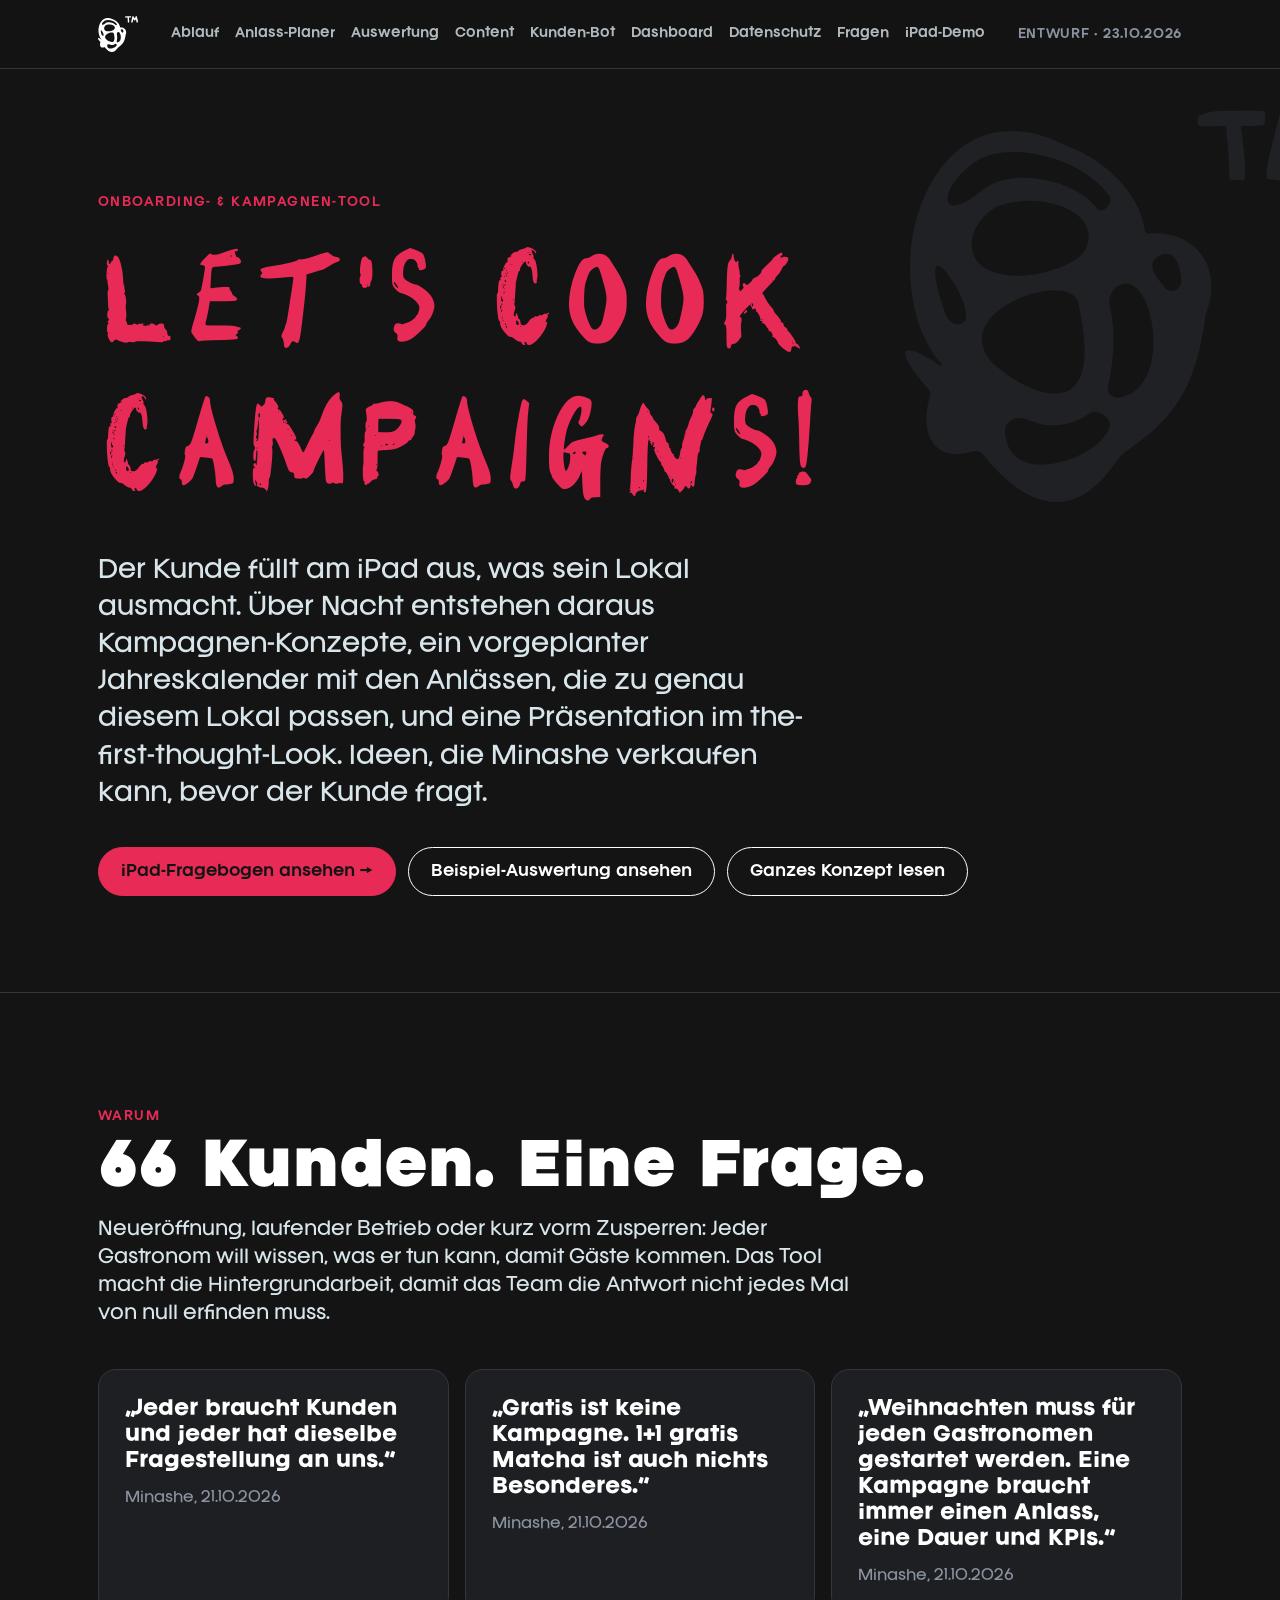
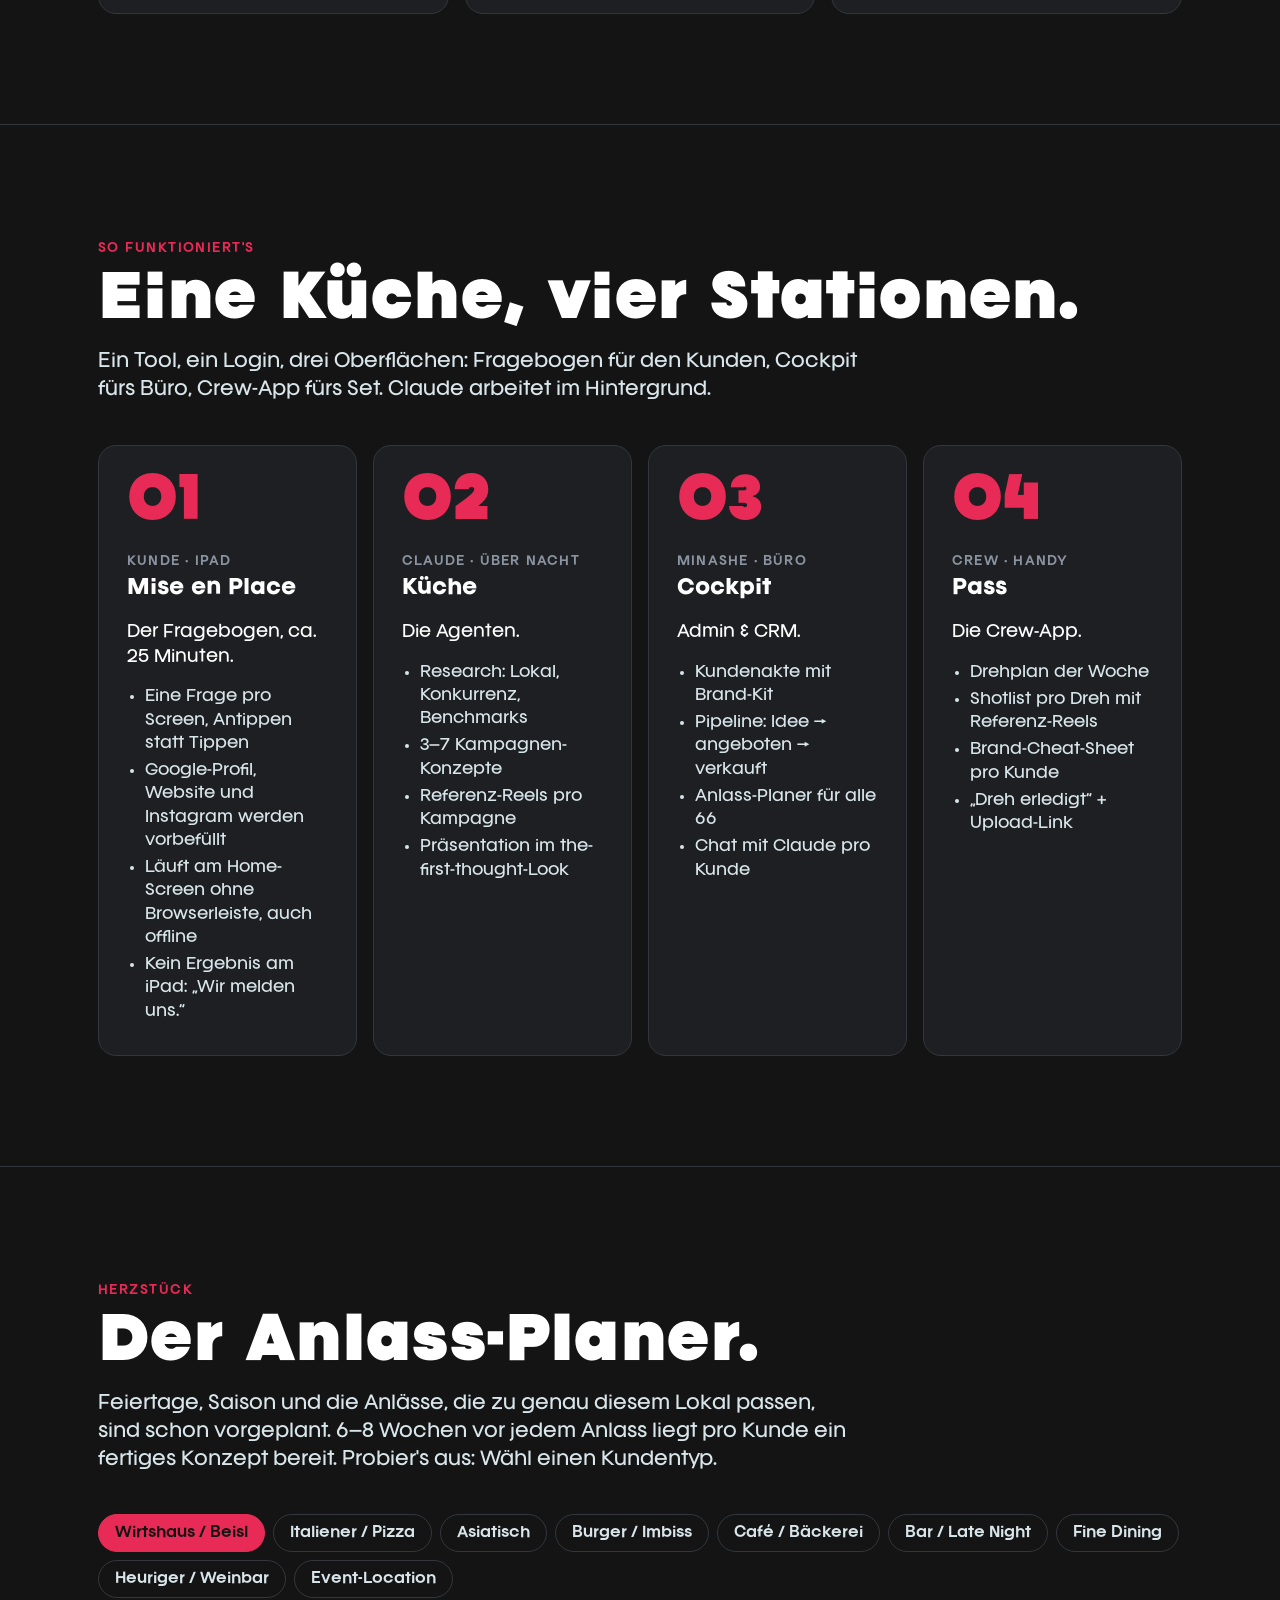
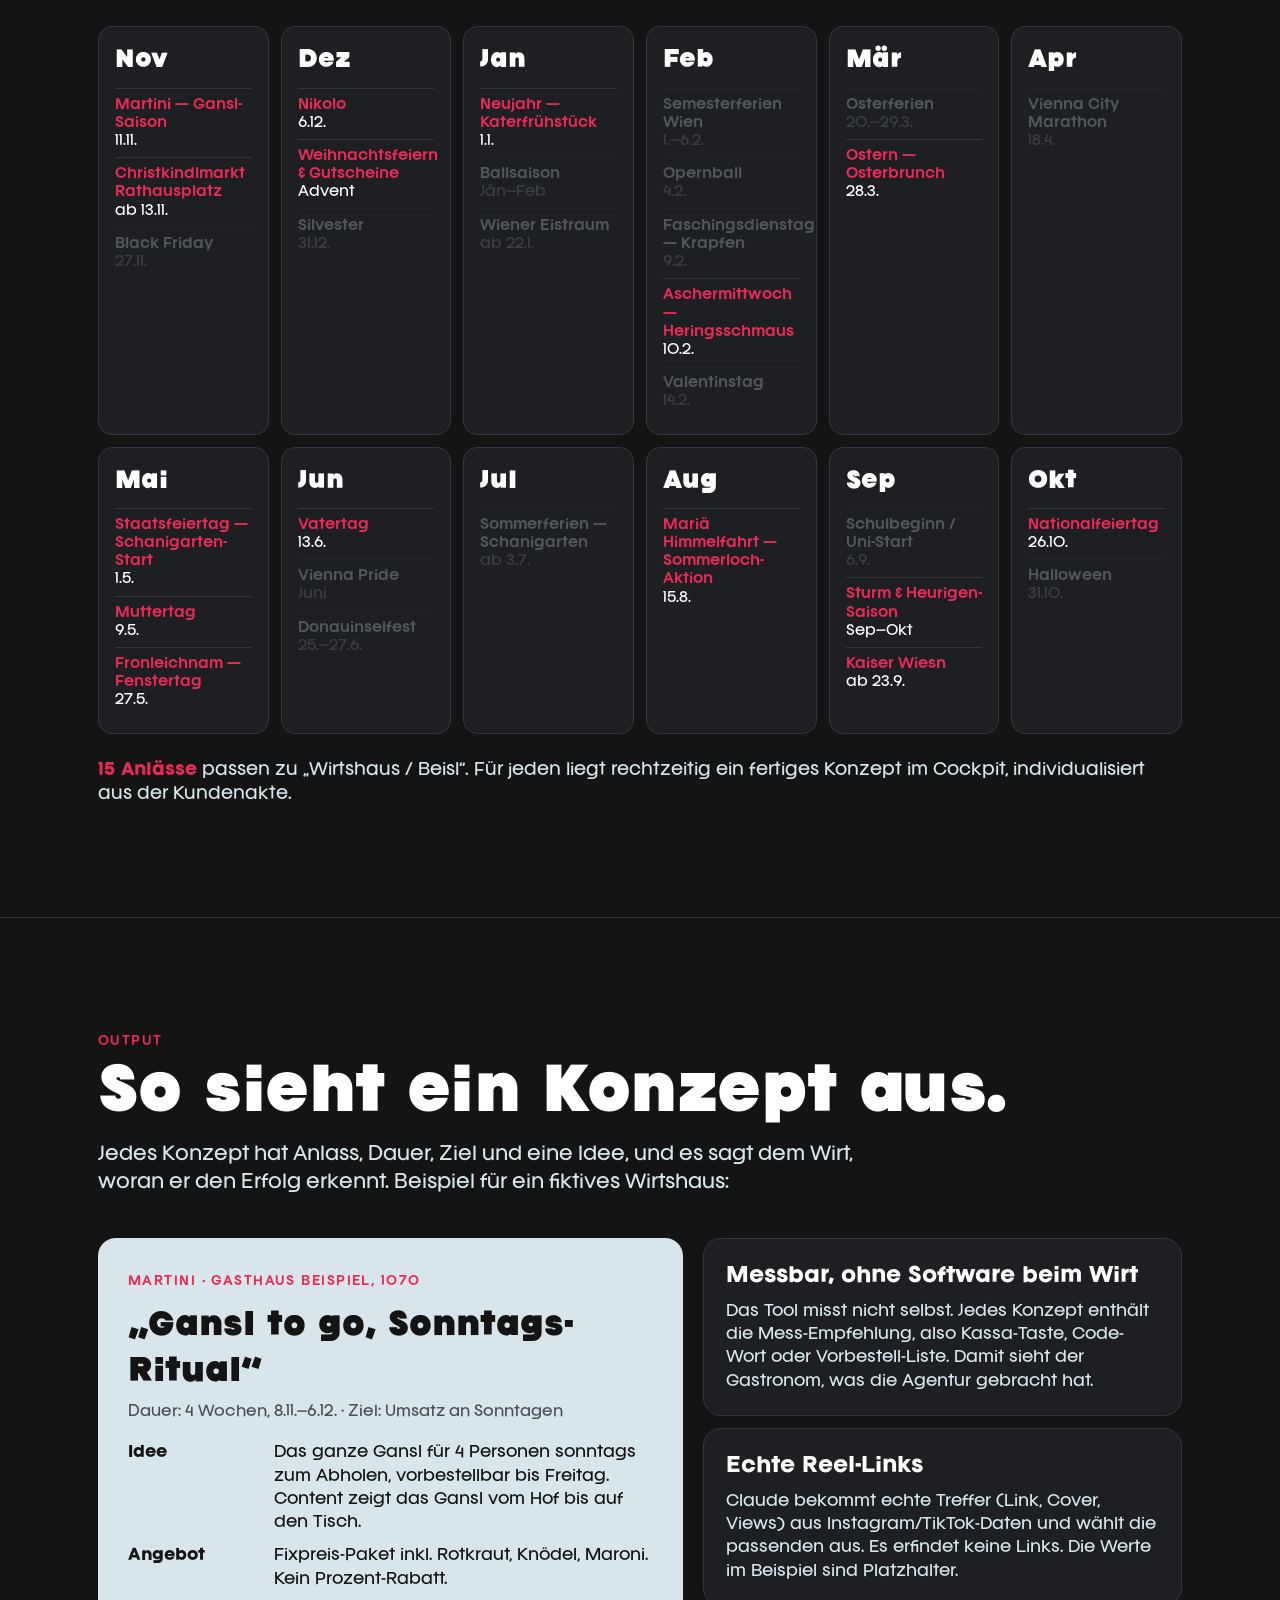
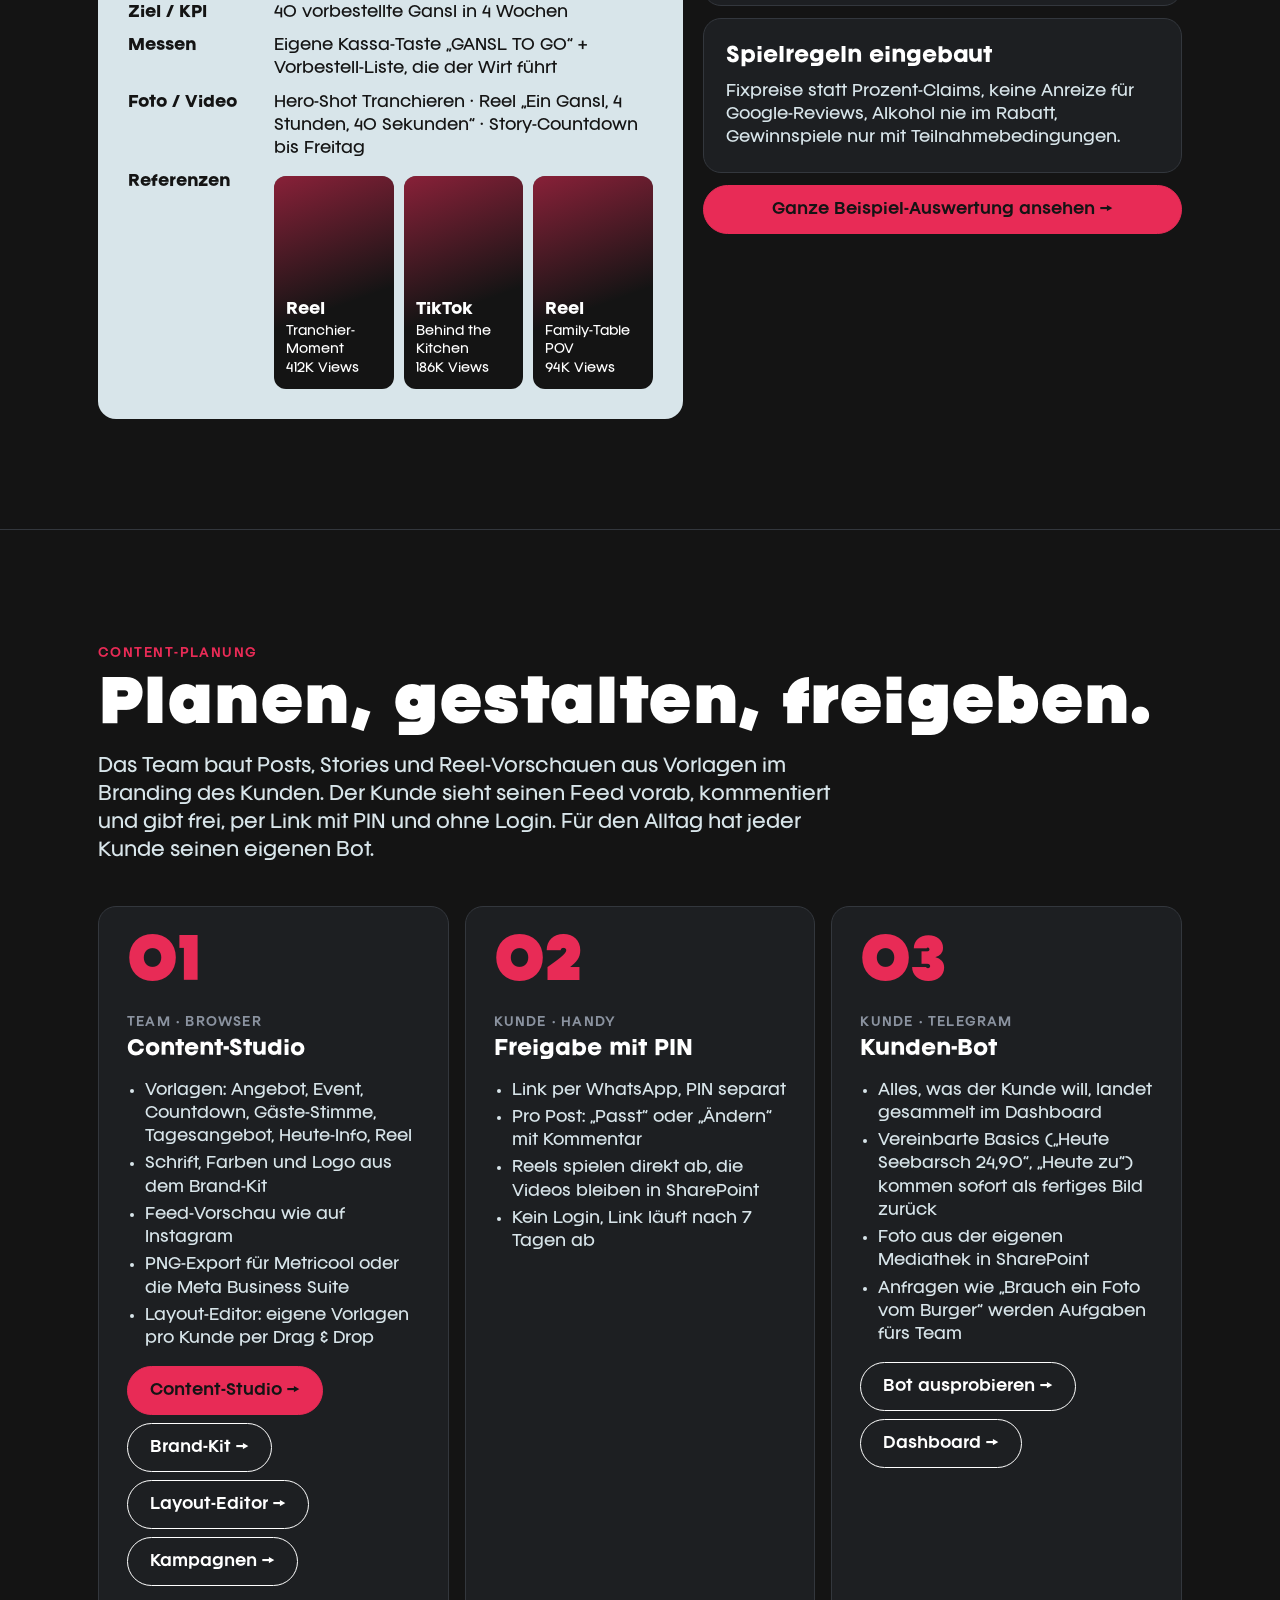
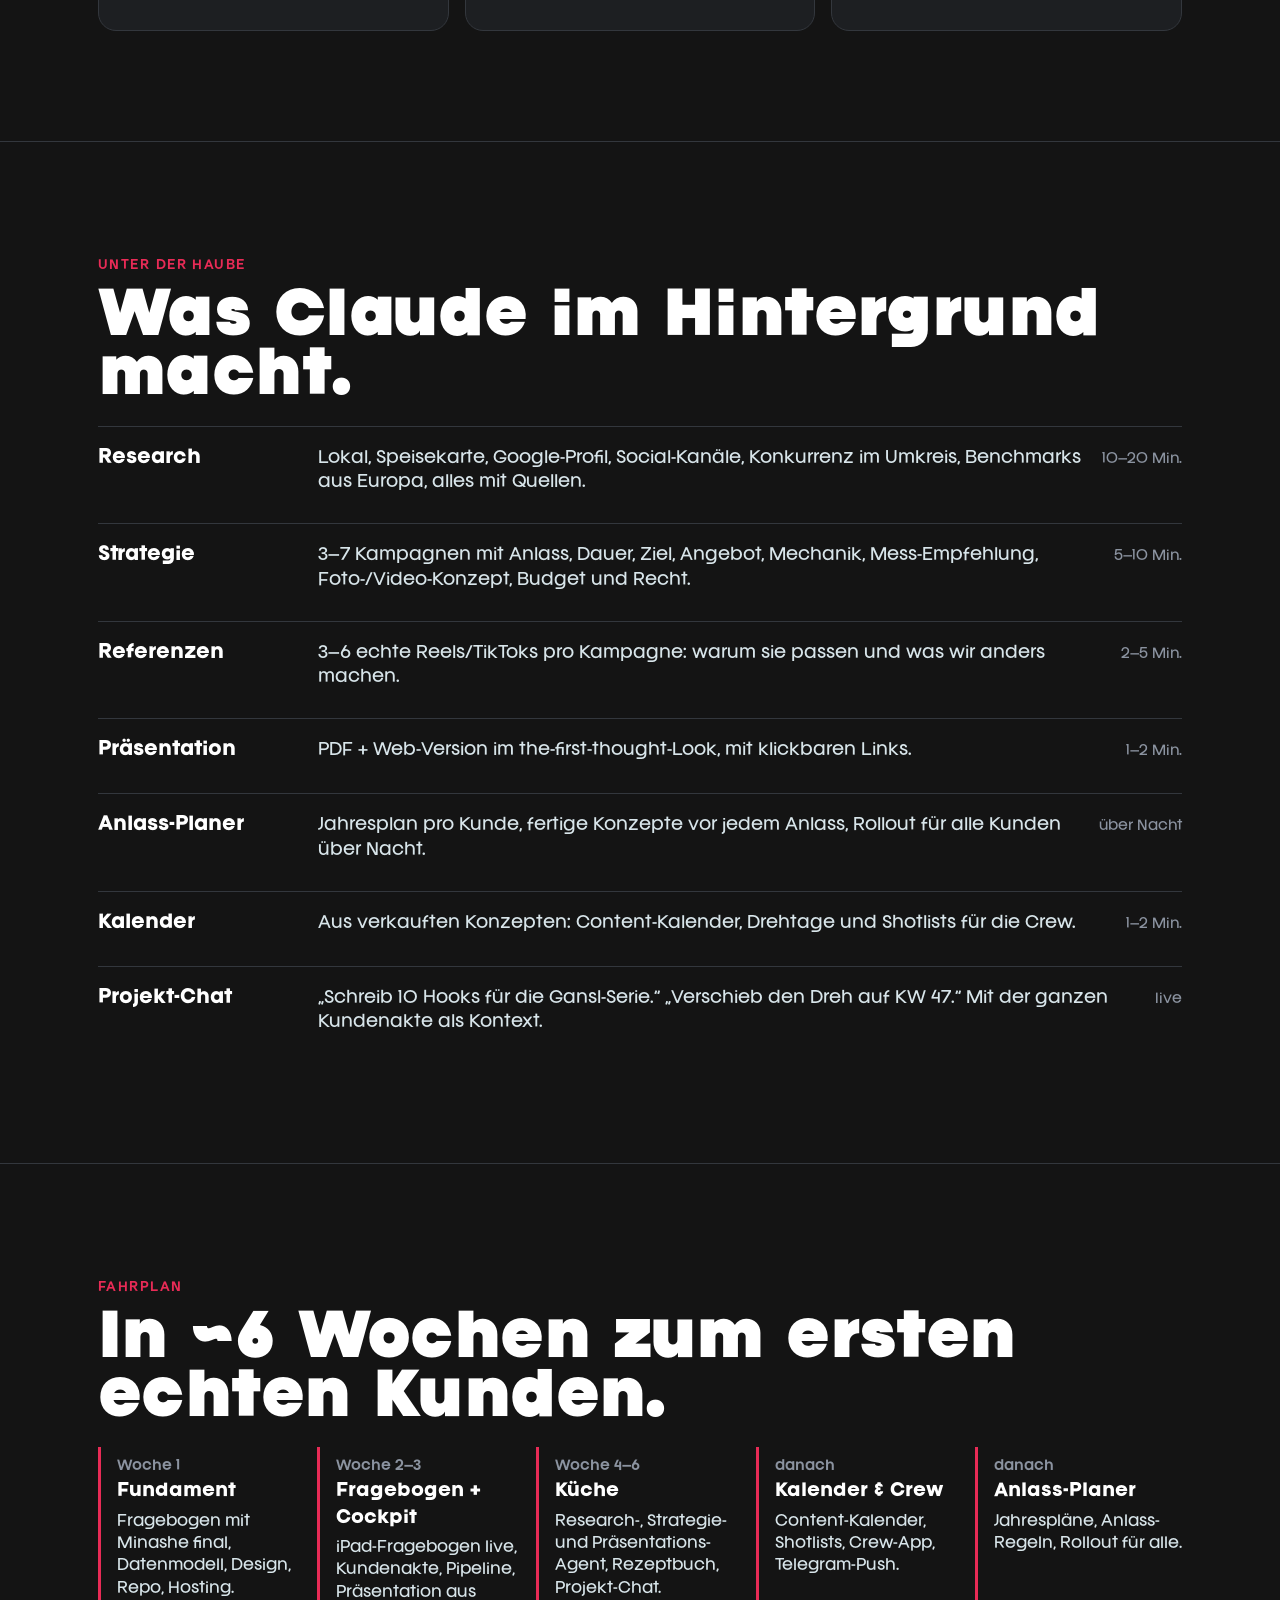
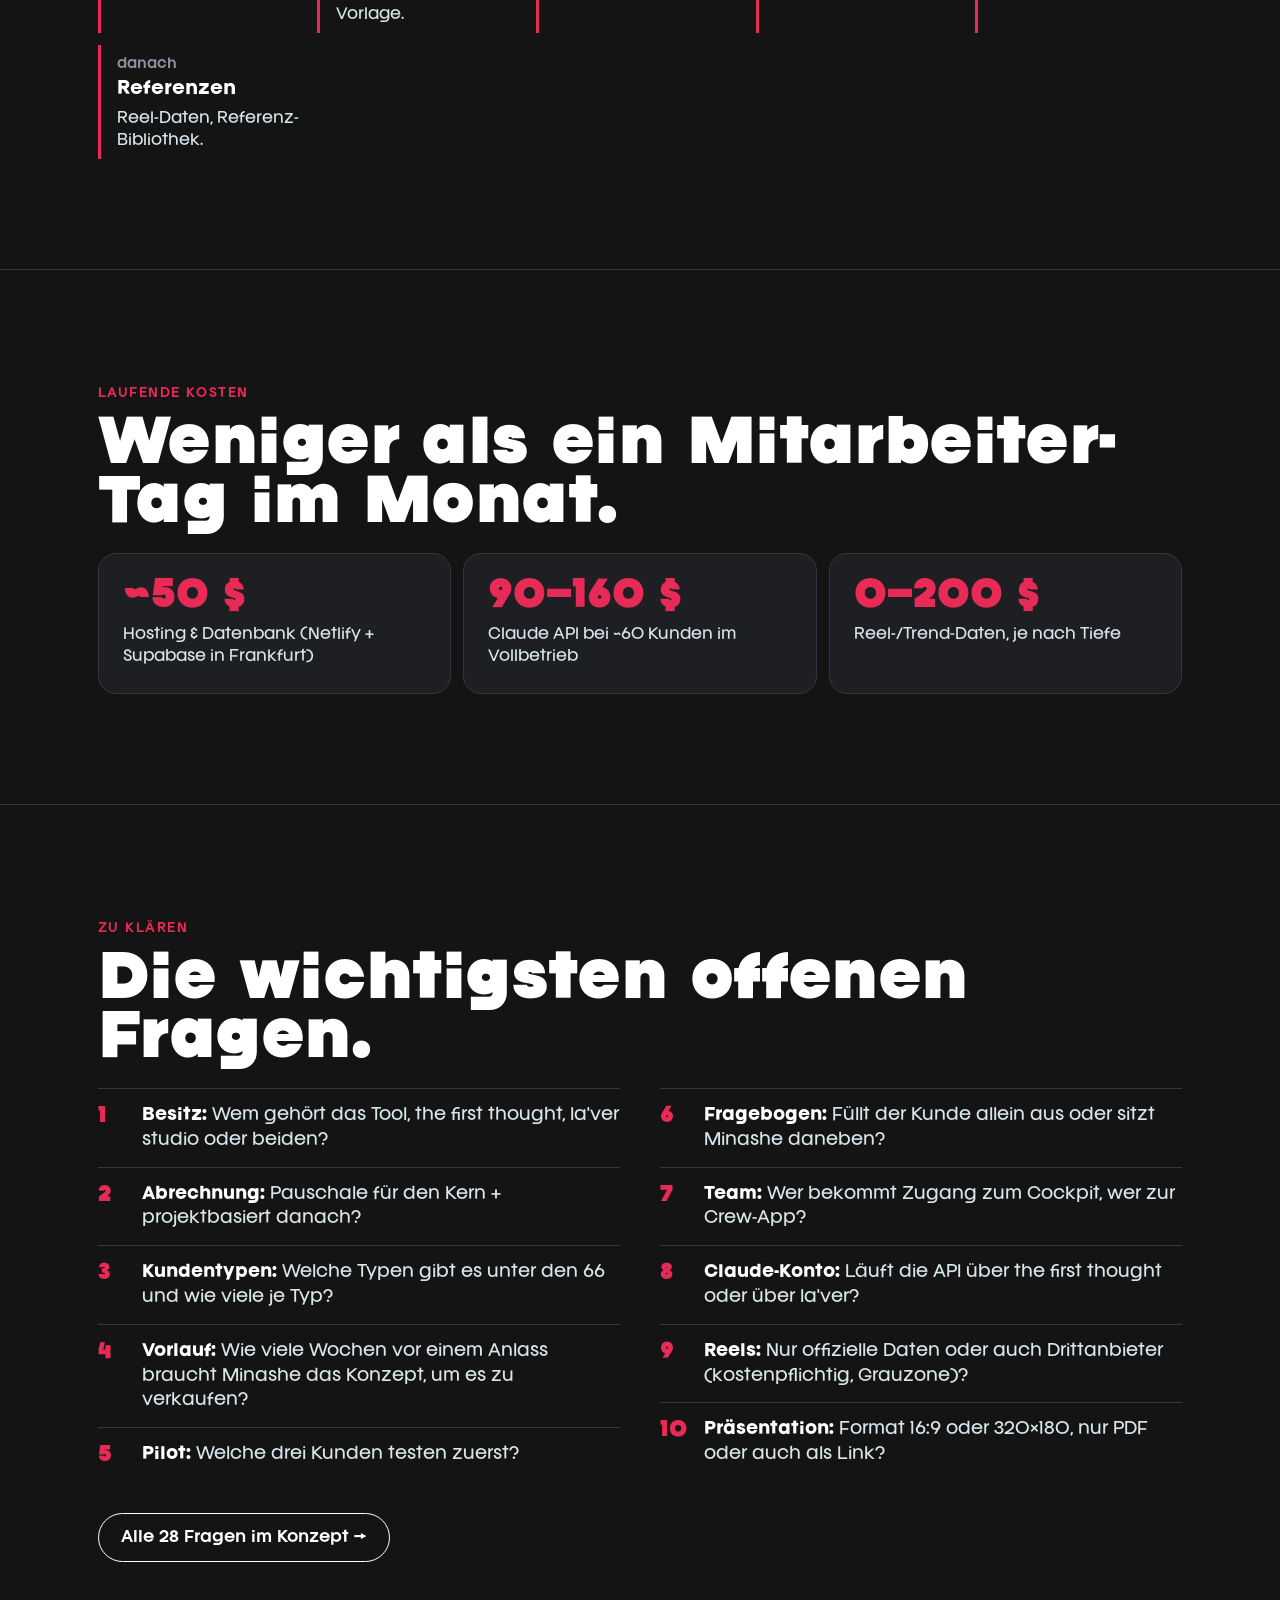
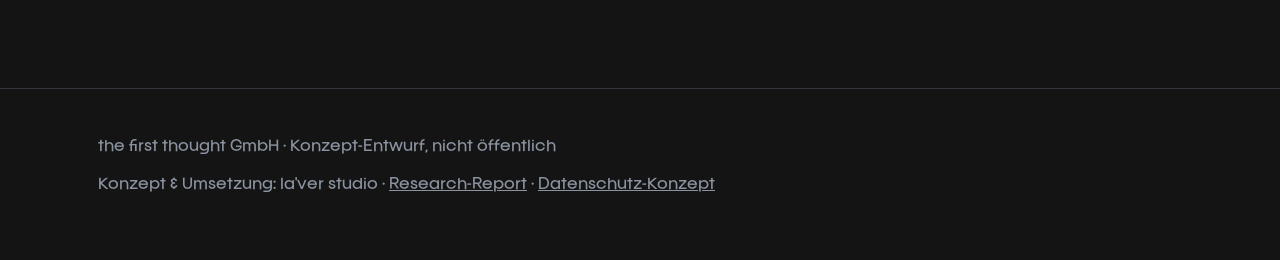
<file: index.html>
<!doctype html>
<html lang="de">
<head>
<meta charset="utf-8">
<meta name="viewport" content="width=device-width,initial-scale=1,viewport-fit=cover">
<meta name="robots" content="noindex,nofollow">
<title>the first thought — Kampagnen-Tool</title>
<meta name="description" content="Konzept-Entwurf: Onboarding- und Kampagnen-Tool für the first thought.">
<meta name="theme-color" content="#141414">
<link rel="icon" href="assets/img/logo-pink.svg" type="image/svg+xml">
<link rel="apple-touch-icon" href="assets/img/icon-180.png">
<link rel="preload" href="assets/fonts/Franie-Black.woff2" as="font" type="font/woff2" crossorigin>
<link rel="stylesheet" href="assets/css/base.css">
<style>
  header.top{position:sticky;top:0;z-index:20;background:rgba(20,20,20,.86);backdrop-filter:blur(10px);-webkit-backdrop-filter:blur(10px);border-bottom:1px solid var(--line)}
  header.top .wrap{display:flex;align-items:center;justify-content:space-between;height:68px;gap:16px}
  header.top nav{display:flex;gap:16px;font-size:12.5px;font-weight:600;white-space:nowrap}
  header.top nav a{text-decoration:none;color:var(--mist);opacity:.8}
  header.top nav a:hover{opacity:1;color:var(--pink)}
  .draft{font-size:12px;color:var(--muted);font-weight:600;letter-spacing:.06em;text-transform:uppercase}

  .hero{padding:clamp(56px,10vw,120px) 0 clamp(48px,8vw,96px);position:relative;overflow:hidden}
  .hero h1{font-family:var(--display);font-weight:400;color:var(--pink);font-size:clamp(64px,13vw,170px);line-height:.88;margin:18px 0 28px;letter-spacing:.01em}
  .hero p.lead{font-size:clamp(18px,2.2vw,24px);max-width:720px;color:var(--mist);margin:0 0 34px}
  .hero .ctas{display:flex;flex-wrap:wrap;gap:12px}
  .hero .mark{position:absolute;right:-60px;top:40px;width:clamp(220px,34vw,460px);color:#1f2124;z-index:-1}

  section{padding:clamp(56px,9vw,110px) 0;border-top:1px solid var(--line);scroll-margin-top:68px}
  h2{font-weight:900;font-size:clamp(32px,5vw,58px);line-height:1.02;margin:12px 0 18px;letter-spacing:-.01em}
  h3{font-weight:700;font-size:20px;margin:0 0 8px}
  .sub{color:var(--mist);max-width:760px;font-size:18px;margin:0 0 40px}

  .quotes{display:grid;grid-template-columns:repeat(auto-fit,minmax(260px,1fr));gap:16px}
  .quote{background:var(--ink-2);border-radius:var(--radius);padding:26px;border:1px solid var(--line)}
  .quote q{display:block;font-weight:700;font-size:20px;line-height:1.3;quotes:"„" "“"}
  .quote span{display:block;margin-top:14px;color:var(--muted);font-size:14px}

  .stations{display:grid;grid-template-columns:repeat(auto-fit,minmax(240px,1fr));gap:16px;counter-reset:st}
  .station{background:var(--ink-2);border:1px solid var(--line);border-radius:var(--radius);padding:28px;position:relative}
  .station::before{counter-increment:st;content:"0" counter(st);font-weight:900;font-size:56px;color:var(--pink);line-height:1;display:block;margin-bottom:18px}
  .station .who{font-size:12px;letter-spacing:.1em;text-transform:uppercase;color:var(--muted);font-weight:600}
  .station ul{margin:14px 0 0;padding-left:18px;color:var(--mist);font-size:15px}
  .station li{margin:4px 0}

  .typchips{display:flex;flex-wrap:wrap;gap:8px;margin:0 0 28px}
  .chip{font:600 14px/1 var(--sans);padding:11px 16px;border-radius:999px;border:1.5px solid var(--line);background:transparent;color:var(--mist);cursor:pointer}
  .chip[aria-pressed="true"]{background:var(--pink);border-color:var(--pink);color:var(--ink)}
  .year{display:grid;grid-template-columns:repeat(auto-fit,minmax(170px,1fr));gap:12px}
  .month{background:var(--ink-2);border:1px solid var(--line);border-radius:14px;padding:16px;min-height:150px}
  .month h4{margin:0 0 10px;font-weight:900;font-size:22px}
  .ev{font-size:13.5px;line-height:1.35;padding:7px 0;border-top:1px solid var(--line);color:var(--muted);transition:color .2s,opacity .2s}
  .ev b{display:block;font-weight:600;color:var(--mist)}
  .ev.hit{color:var(--paper)}
  .ev.hit b{color:var(--pink)}
  .ev.off{opacity:.28}
  .counter{margin:24px 0 0;color:var(--mist);font-size:16px}
  .counter strong{color:var(--pink)}

  .concept{display:grid;grid-template-columns:1.1fr .9fr;gap:20px}
  @media (max-width:860px){.concept{grid-template-columns:1fr}}
  .card{background:var(--mist);color:var(--ink);border-radius:var(--radius);padding:30px}
  .card .tag{color:var(--pink)}
  .card h3{font-size:30px;font-weight:900;margin:10px 0 6px}
  .card .meta{font-size:14px;color:#4a4d5c;margin-bottom:18px}
  .card dl{display:grid;grid-template-columns:130px 1fr;gap:10px 16px;margin:0;font-size:15px}
  .card dt{font-weight:700}
  .card dd{margin:0}
  .refs{display:grid;grid-template-columns:repeat(3,1fr);gap:10px;margin-top:6px}
  .ref{aspect-ratio:9/16;border-radius:12px;background:var(--ink);color:var(--paper);padding:12px;display:flex;flex-direction:column;justify-content:flex-end;font-size:12px;position:relative;overflow:hidden}
  .ref::before{content:"";position:absolute;inset:0;background:linear-gradient(160deg,var(--pink) 0%,transparent 60%);opacity:.55}
  .ref span{position:relative}
  .ref b{position:relative;font-size:15px}
  .side{display:flex;flex-direction:column;gap:12px}
  .side .box{background:var(--ink-2);border:1px solid var(--line);border-radius:var(--radius);padding:22px}
  .side .box p{margin:6px 0 0;color:var(--mist);font-size:15px}

  .agents{display:grid;gap:10px}
  .agent{display:grid;grid-template-columns:200px 1fr auto;gap:20px;align-items:baseline;padding:18px 0;border-top:1px solid var(--line)}
  .agent b{font-size:18px}
  .agent p{margin:0;color:var(--mist)}
  .agent em{font-style:normal;color:var(--muted);font-size:13px;white-space:nowrap}
  @media (max-width:700px){.agent{grid-template-columns:1fr}}

  .phases{display:grid;grid-template-columns:repeat(auto-fit,minmax(200px,1fr));gap:12px}
  .phase{border-left:3px solid var(--pink);padding:6px 0 6px 16px}
  .phase b{display:block;font-size:17px}
  .phase span{font-size:13px;color:var(--muted);font-weight:600}
  .phase p{margin:6px 0 0;color:var(--mist);font-size:14.5px}

  .costs{display:grid;grid-template-columns:repeat(auto-fit,minmax(220px,1fr));gap:12px}
  .cost{background:var(--ink-2);border:1px solid var(--line);border-radius:var(--radius);padding:24px}
  .cost .n{font-weight:900;font-size:36px;color:var(--pink);line-height:1}
  .cost p{margin:10px 0 0;color:var(--mist);font-size:14.5px}

  .questions{columns:2 320px;column-gap:40px;padding:0;margin:0;list-style:none;counter-reset:q}
  .questions li{break-inside:avoid;padding:14px 0 14px 44px;border-top:1px solid var(--line);position:relative;color:var(--mist)}
  .questions li::before{counter-increment:q;content:counter(q);position:absolute;left:0;top:12px;font-weight:900;color:var(--pink);font-size:20px}
  .questions b{color:var(--paper)}

  footer{padding:48px 0 64px;border-top:1px solid var(--line);color:var(--muted);font-size:14px}
  footer .wrap{display:flex;flex-wrap:wrap;justify-content:space-between;gap:16px}
  .menu-btn{display:none;font:600 14px/1 var(--sans);color:var(--paper);background:transparent;border:1.5px solid var(--line);border-radius:999px;padding:10px 16px;cursor:pointer}
  @media (max-width:1180px){.draft{display:none}}
  @media (max-width:980px){
    .draft{display:none}
    .menu-btn{display:inline-flex}
    header.top nav{display:none;position:fixed;top:68px;left:0;right:0;flex-direction:column;gap:0;background:var(--ink);padding:8px var(--gutter) 24px;border-bottom:1px solid var(--line)}
    header.top.open nav{display:flex}
    header.top nav a{font-size:22px;font-weight:700;padding:12px 0;opacity:1;color:var(--paper);border-bottom:1px solid var(--line)}
    section{padding:56px 0}
    .sub{font-size:16.5px;margin-bottom:28px}
    .hero .mark{opacity:.55;right:-90px;top:20px}
    .typchips{flex-wrap:nowrap;overflow-x:auto;-webkit-overflow-scrolling:touch;margin:0 calc(var(--gutter) * -1) 18px;padding:0 var(--gutter) 6px;scrollbar-width:none}
    .typchips::-webkit-scrollbar{display:none}
    .chip{flex:none}
    .year{grid-template-columns:1fr;gap:8px}
    .month{min-height:0;padding:12px 16px;display:grid;grid-template-columns:52px 1fr;column-gap:12px;align-items:start}
    .month h4{font-size:17px;margin:7px 0 0;grid-column:1;grid-row:1 / span 12}
    .month .ev{grid-column:2;border-top:0;padding:6px 0}
    .month .ev + .ev{border-top:1px solid var(--line)}
    .month.empty,.ev.off{display:none}
    .card{padding:22px}
    .card h3{font-size:26px}
    .card dl{grid-template-columns:1fr;gap:2px}
    .card dd{margin-bottom:12px}
    .quote q{font-size:18px}
    .station{padding:22px}
    .station::before{font-size:44px;margin-bottom:12px}
    .cost .n{font-size:30px}
  }
</style>
</head>
<body>
<header class="top">
  <div class="wrap">
    <a href="./" aria-label="Start"><img class="logo" src="assets/img/logo-white.svg" alt="the first thought"></a>
    <nav id="mainnav">
      <a href="#wie">Ablauf</a>
      <a href="#anlaesse">Anlass-Planer</a>
      <a href="auswertung/">Auswertung</a>
      <a href="content/">Content</a>
      <a href="bot/">Kunden-Bot</a>
      <a href="anfragen/">Dashboard</a>
      <a href="datenschutz/">Datenschutz</a>
      <a href="#fragen">Fragen</a>
      <a href="fragebogen/">iPad-Demo</a>
    </nav>
    <span class="draft">Entwurf · 23.10.2026</span>
    <button class="menu-btn" id="menu" type="button" aria-expanded="false" aria-controls="mainnav">Menü</button>
  </div>
</header>

<main>
  <div class="hero">
    <div class="wrap">
      <img class="mark" src="assets/img/logo-dark.svg" alt="" aria-hidden="true">
      <span class="tag">Onboarding- &amp; Kampagnen-Tool</span>
      <h1>LET'S COOK<br>CAMPAIGNS!</h1>
      <p class="lead">Der Kunde füllt am iPad aus, was sein Lokal ausmacht. Über Nacht entstehen daraus Kampagnen-Konzepte, ein vorgeplanter Jahreskalender mit den Anlässen, die zu genau diesem Lokal passen, und eine Präsentation im the-first-thought-Look. Ideen, die Minashe verkaufen kann, bevor der Kunde fragt.</p>
      <div class="ctas">
        <a class="btn btn--pink" href="fragebogen/">iPad-Fragebogen ansehen →</a>
        <a class="btn" href="auswertung/">Beispiel-Auswertung ansehen</a>
        <a class="btn" href="konzept/">Ganzes Konzept lesen</a>
      </div>
    </div>
  </div>

  <section>
    <div class="wrap">
      <span class="tag">Warum</span>
      <h2>66 Kunden. Eine Frage.</h2>
      <p class="sub">Neueröffnung, laufender Betrieb oder kurz vorm Zusperren: Jeder Gastronom will wissen, was er tun kann, damit Gäste kommen. Das Tool macht die Hintergrundarbeit, damit das Team die Antwort nicht jedes Mal von null erfinden muss.</p>
      <div class="quotes">
        <div class="quote"><q>Jeder braucht Kunden und jeder hat dieselbe Fragestellung an uns.</q><span>Minashe, 21.10.2026</span></div>
        <div class="quote"><q>Gratis ist keine Kampagne. 1+1 gratis Matcha ist auch nichts Besonderes.</q><span>Minashe, 21.10.2026</span></div>
        <div class="quote"><q>Weihnachten muss für jeden Gastronomen gestartet werden. Eine Kampagne braucht immer einen Anlass, eine Dauer und KPIs.</q><span>Minashe, 21.10.2026</span></div>
      </div>
    </div>
  </section>

  <section id="wie">
    <div class="wrap">
      <span class="tag">So funktioniert's</span>
      <h2>Eine Küche, vier Stationen.</h2>
      <p class="sub">Ein Tool, ein Login, drei Oberflächen: Fragebogen für den Kunden, Cockpit fürs Büro, Crew-App fürs Set. Claude arbeitet im Hintergrund.</p>
      <div class="stations">
        <div class="station"><span class="who">Kunde · iPad</span><h3>Mise en Place</h3><p>Der Fragebogen, ca. 25 Minuten.</p><ul><li>Eine Frage pro Screen, Antippen statt Tippen</li><li>Google-Profil, Website und Instagram werden vorbefüllt</li><li>Läuft am Home-Screen ohne Browserleiste, auch offline</li><li>Kein Ergebnis am iPad: „Wir melden uns.“</li></ul></div>
        <div class="station"><span class="who">Claude · über Nacht</span><h3>Küche</h3><p>Die Agenten.</p><ul><li>Research: Lokal, Konkurrenz, Benchmarks</li><li>3–7 Kampagnen-Konzepte</li><li>Referenz-Reels pro Kampagne</li><li>Präsentation im the-first-thought-Look</li></ul></div>
        <div class="station"><span class="who">Minashe · Büro</span><h3>Cockpit</h3><p>Admin &amp; CRM.</p><ul><li>Kundenakte mit Brand-Kit</li><li>Pipeline: Idee → angeboten → verkauft</li><li>Anlass-Planer für alle 66</li><li>Chat mit Claude pro Kunde</li></ul></div>
        <div class="station"><span class="who">Crew · Handy</span><h3>Pass</h3><p>Die Crew-App.</p><ul><li>Drehplan der Woche</li><li>Shotlist pro Dreh mit Referenz-Reels</li><li>Brand-Cheat-Sheet pro Kunde</li><li>„Dreh erledigt“ + Upload-Link</li></ul></div>
      </div>
    </div>
  </section>

  <section id="anlaesse">
    <div class="wrap">
      <span class="tag">Herzstück</span>
      <h2>Der Anlass-Planer.</h2>
      <p class="sub">Feiertage, Saison und die Anlässe, die zu genau diesem Lokal passen, sind schon vorgeplant. 6–8 Wochen vor jedem Anlass liegt pro Kunde ein fertiges Konzept bereit. Probier's aus: Wähl einen Kundentyp.</p>
      <div class="typchips" id="typchips" role="group" aria-label="Kundentyp wählen"></div>
      <div class="year" id="year"></div>
      <p class="counter" id="counter"></p>
    </div>
  </section>

  <section id="konzept">
    <div class="wrap">
      <span class="tag">Output</span>
      <h2>So sieht ein Konzept aus.</h2>
      <p class="sub">Jedes Konzept hat Anlass, Dauer, Ziel und eine Idee, und es sagt dem Wirt, woran er den Erfolg erkennt. Beispiel für ein fiktives Wirtshaus:</p>
      <div class="concept">
        <article class="card">
          <span class="tag">Martini · Gasthaus Beispiel, 1070</span>
          <h3>„Gansl to go, Sonntags-Ritual“</h3>
          <div class="meta">Dauer: 4 Wochen, 8.11.–6.12. · Ziel: Umsatz an Sonntagen</div>
          <dl>
            <dt>Idee</dt><dd>Das ganze Gansl für 4 Personen sonntags zum Abholen, vorbestellbar bis Freitag. Content zeigt das Gansl vom Hof bis auf den Tisch.</dd>
            <dt>Angebot</dt><dd>Fixpreis-Paket inkl. Rotkraut, Knödel, Maroni. Kein Prozent-Rabatt.</dd>
            <dt>Ziel / KPI</dt><dd>40 vorbestellte Gansl in 4 Wochen</dd>
            <dt>Messen</dt><dd>Eigene Kassa-Taste „GANSL TO GO“ + Vorbestell-Liste, die der Wirt führt</dd>
            <dt>Foto / Video</dt><dd>Hero-Shot Tranchieren · Reel „Ein Gansl, 4 Stunden, 40 Sekunden“ · Story-Countdown bis Freitag</dd>
            <dt>Referenzen</dt><dd><div class="refs"><div class="ref"><b>Reel</b><span>Tranchier-Moment<br>412K Views</span></div><div class="ref"><b>TikTok</b><span>Behind the Kitchen<br>186K Views</span></div><div class="ref"><b>Reel</b><span>Family-Table POV<br>94K Views</span></div></div></dd>
          </dl>
        </article>
        <div class="side">
          <div class="box"><h3>Messbar, ohne Software beim Wirt</h3><p>Das Tool misst nicht selbst. Jedes Konzept enthält die Mess-Empfehlung, also Kassa-Taste, Code-Wort oder Vorbestell-Liste. Damit sieht der Gastronom, was die Agentur gebracht hat.</p></div>
          <div class="box"><h3>Echte Reel-Links</h3><p>Claude bekommt echte Treffer (Link, Cover, Views) aus Instagram/TikTok-Daten und wählt die passenden aus. Es erfindet keine Links. Die Werte im Beispiel sind Platzhalter.</p></div>
          <div class="box"><h3>Spielregeln eingebaut</h3><p>Fixpreise statt Prozent-Claims, keine Anreize für Google-Reviews, Alkohol nie im Rabatt, Gewinnspiele nur mit Teilnahmebedingungen.</p></div>
          <a class="btn btn--pink" href="auswertung/" style="justify-content:center">Ganze Beispiel-Auswertung ansehen →</a>
        </div>
      </div>
    </div>
  </section>

  <section id="content">
    <div class="wrap">
      <span class="tag">Content-Planung</span>
      <h2>Planen, gestalten, freigeben.</h2>
      <p class="sub">Das Team baut Posts, Stories und Reel-Vorschauen aus Vorlagen im Branding des Kunden. Der Kunde sieht seinen Feed vorab, kommentiert und gibt frei, per Link mit PIN und ohne Login. Für den Alltag hat jeder Kunde seinen eigenen Bot.</p>
      <div class="stations">
        <div class="station"><span class="who">Team · Browser</span><h3>Content-Studio</h3><ul><li>Vorlagen: Angebot, Event, Countdown, Gäste-Stimme, Tagesangebot, Heute-Info, Reel</li><li>Schrift, Farben und Logo aus dem Brand-Kit</li><li>Feed-Vorschau wie auf Instagram</li><li>PNG-Export für Metricool oder die Meta Business Suite</li><li>Layout-Editor: eigene Vorlagen pro Kunde per Drag & Drop</li></ul><p style="margin-top:16px;display:flex;gap:8px;flex-wrap:wrap"><a class="btn btn--pink" href="content/?k=adriano">Content-Studio →</a><a class="btn" href="brandkit/?k=adriano">Brand-Kit →</a><a class="btn" href="vorlagen/?k=adriano">Layout-Editor →</a><a class="btn" href="kampagnen/?k=adriano">Kampagnen →</a></p></div>
        <div class="station"><span class="who">Kunde · Handy</span><h3>Freigabe mit PIN</h3><ul><li>Link per WhatsApp, PIN separat</li><li>Pro Post: „Passt“ oder „Ändern“ mit Kommentar</li><li>Reels spielen direkt ab, die Videos bleiben in SharePoint</li><li>Kein Login, Link läuft nach 7 Tagen ab</li></ul></div>
        <div class="station"><span class="who">Kunde · Telegram</span><h3>Kunden-Bot</h3><ul><li>Alles, was der Kunde will, landet gesammelt im Dashboard</li><li>Vereinbarte Basics („Heute Seebarsch 24,90“, „Heute zu“) kommen sofort als fertiges Bild zurück</li><li>Foto aus der eigenen Mediathek in SharePoint</li><li>Anfragen wie „Brauch ein Foto vom Burger“ werden Aufgaben fürs Team</li></ul><p style="margin-top:16px;display:flex;gap:8px;flex-wrap:wrap"><a class="btn" href="bot/">Bot ausprobieren →</a><a class="btn" href="anfragen/">Dashboard →</a></p></div>
      </div>
    </div>
  </section>

  <section>
    <div class="wrap">
      <span class="tag">Unter der Haube</span>
      <h2>Was Claude im Hintergrund macht.</h2>
      <div class="agents">
        <div class="agent"><b>Research</b><p>Lokal, Speisekarte, Google-Profil, Social-Kanäle, Konkurrenz im Umkreis, Benchmarks aus Europa, alles mit Quellen.</p><em>10–20 Min.</em></div>
        <div class="agent"><b>Strategie</b><p>3–7 Kampagnen mit Anlass, Dauer, Ziel, Angebot, Mechanik, Mess-Empfehlung, Foto-/Video-Konzept, Budget und Recht.</p><em>5–10 Min.</em></div>
        <div class="agent"><b>Referenzen</b><p>3–6 echte Reels/TikToks pro Kampagne: warum sie passen und was wir anders machen.</p><em>2–5 Min.</em></div>
        <div class="agent"><b>Präsentation</b><p>PDF + Web-Version im the-first-thought-Look, mit klickbaren Links.</p><em>1–2 Min.</em></div>
        <div class="agent"><b>Anlass-Planer</b><p>Jahresplan pro Kunde, fertige Konzepte vor jedem Anlass, Rollout für alle Kunden über Nacht.</p><em>über Nacht</em></div>
        <div class="agent"><b>Kalender</b><p>Aus verkauften Konzepten: Content-Kalender, Drehtage und Shotlists für die Crew.</p><em>1–2 Min.</em></div>
        <div class="agent"><b>Projekt-Chat</b><p>„Schreib 10 Hooks für die Gansl-Serie.“ „Verschieb den Dreh auf KW 47.“ Mit der ganzen Kundenakte als Kontext.</p><em>live</em></div>
      </div>
    </div>
  </section>

  <section>
    <div class="wrap">
      <span class="tag">Fahrplan</span>
      <h2>In ~6 Wochen zum ersten echten Kunden.</h2>
      <div class="phases">
        <div class="phase"><span>Woche 1</span><b>Fundament</b><p>Fragebogen mit Minashe final, Datenmodell, Design, Repo, Hosting.</p></div>
        <div class="phase"><span>Woche 2–3</span><b>Fragebogen + Cockpit</b><p>iPad-Fragebogen live, Kundenakte, Pipeline, Präsentation aus Vorlage.</p></div>
        <div class="phase"><span>Woche 4–6</span><b>Küche</b><p>Research-, Strategie- und Präsentations-Agent, Rezeptbuch, Projekt-Chat.</p></div>
        <div class="phase"><span>danach</span><b>Kalender &amp; Crew</b><p>Content-Kalender, Shotlists, Crew-App, Telegram-Push.</p></div>
        <div class="phase"><span>danach</span><b>Anlass-Planer</b><p>Jahrespläne, Anlass-Regeln, Rollout für alle.</p></div>
        <div class="phase"><span>danach</span><b>Referenzen</b><p>Reel-Daten, Referenz-Bibliothek.</p></div>
      </div>
    </div>
  </section>

  <section>
    <div class="wrap">
      <span class="tag">Laufende Kosten</span>
      <h2>Weniger als ein Mitarbeiter-Tag im Monat.</h2>
      <div class="costs">
        <div class="cost"><div class="n">~50 $</div><p>Hosting &amp; Datenbank (Netlify + Supabase in Frankfurt)</p></div>
        <div class="cost"><div class="n">90–160 $</div><p>Claude API bei ~60 Kunden im Vollbetrieb</p></div>
        <div class="cost"><div class="n">0–200 $</div><p>Reel-/Trend-Daten, je nach Tiefe</p></div>
      </div>
    </div>
  </section>

  <section id="fragen">
    <div class="wrap">
      <span class="tag">Zu klären</span>
      <h2>Die wichtigsten offenen Fragen.</h2>
      <ol class="questions">
        <li><b>Besitz:</b> Wem gehört das Tool, the first thought, la'ver studio oder beiden?</li>
        <li><b>Abrechnung:</b> Pauschale für den Kern + projektbasiert danach?</li>
        <li><b>Kundentypen:</b> Welche Typen gibt es unter den 66 und wie viele je Typ?</li>
        <li><b>Vorlauf:</b> Wie viele Wochen vor einem Anlass braucht Minashe das Konzept, um es zu verkaufen?</li>
        <li><b>Pilot:</b> Welche drei Kunden testen zuerst?</li>
        <li><b>Fragebogen:</b> Füllt der Kunde allein aus oder sitzt Minashe daneben?</li>
        <li><b>Team:</b> Wer bekommt Zugang zum Cockpit, wer zur Crew-App?</li>
        <li><b>Claude-Konto:</b> Läuft die API über the first thought oder über la'ver?</li>
        <li><b>Reels:</b> Nur offizielle Daten oder auch Drittanbieter (kostenpflichtig, Grauzone)?</li>
        <li><b>Präsentation:</b> Format 16:9 oder 320×180, nur PDF oder auch als Link?</li>
      </ol>
      <p style="margin-top:32px"><a class="btn" href="konzept/">Alle 28 Fragen im Konzept →</a></p>
    </div>
  </section>
</main>

<footer>
  <div class="wrap">
    <span>the first thought GmbH · Konzept-Entwurf, nicht öffentlich</span>
    <span>Konzept &amp; Umsetzung: la'ver studio · <a href="research/">Research-Report</a> · <a href="datenschutz/">Datenschutz-Konzept</a></span>
  </div>
</footer>

<script src="assets/js/anlaesse.js"></script>
<script>
(() => {
  const typen = window.TFT_TYPEN, anl = window.TFT_ANLAESSE;
  const months = ["Nov","Dez","Jan","Feb","Mär","Apr","Mai","Jun","Jul","Aug","Sep","Okt"];
  const year = document.getElementById("year"), chips = document.getElementById("typchips"), counter = document.getElementById("counter");
  let active = "wirt";
  typen.forEach(t => {
    const b = document.createElement("button");
    b.className = "chip"; b.type = "button"; b.textContent = t.label; b.dataset.id = t.id;
    b.addEventListener("click", () => { active = t.id; render(); });
    chips.appendChild(b);
  });
  function render(){
    chips.querySelectorAll(".chip").forEach(c => c.setAttribute("aria-pressed", String(c.dataset.id === active)));
    year.innerHTML = "";
    let n = 0;
    months.forEach(m => {
      const box = document.createElement("div"); box.className = "month";
      const hits = anl.filter(a => a.m === m && a.typ.includes(active)).length;
      if (!hits) box.classList.add("empty");
      box.innerHTML = `<h4>${m}</h4>`;
      anl.filter(a => a.m === m).forEach(a => {
        const hit = a.typ.includes(active); if (hit) n++;
        const el = document.createElement("div");
        el.className = "ev " + (hit ? "hit" : "off");
        el.innerHTML = `<b>${a.t}</b>${a.d}`;
        box.appendChild(el);
      });
      year.appendChild(box);
    });
    const label = typen.find(t => t.id === active).label;
    counter.innerHTML = `<strong>${n} Anlässe</strong> passen zu „${label}“. Für jeden liegt rechtzeitig ein fertiges Konzept im Cockpit, individualisiert aus der Kundenakte.`;
  }
  render();
  const hdr = document.querySelector("header.top"), mb = document.getElementById("menu");
  mb.addEventListener("click", () => { const o = hdr.classList.toggle("open"); mb.setAttribute("aria-expanded", String(o)); mb.textContent = o ? "Schließen" : "Menü"; });
  document.querySelectorAll("#mainnav a").forEach(a => a.addEventListener("click", () => { hdr.classList.remove("open"); mb.setAttribute("aria-expanded","false"); mb.textContent = "Menü"; }));
})();
</script>
</body>
</html>
</file>
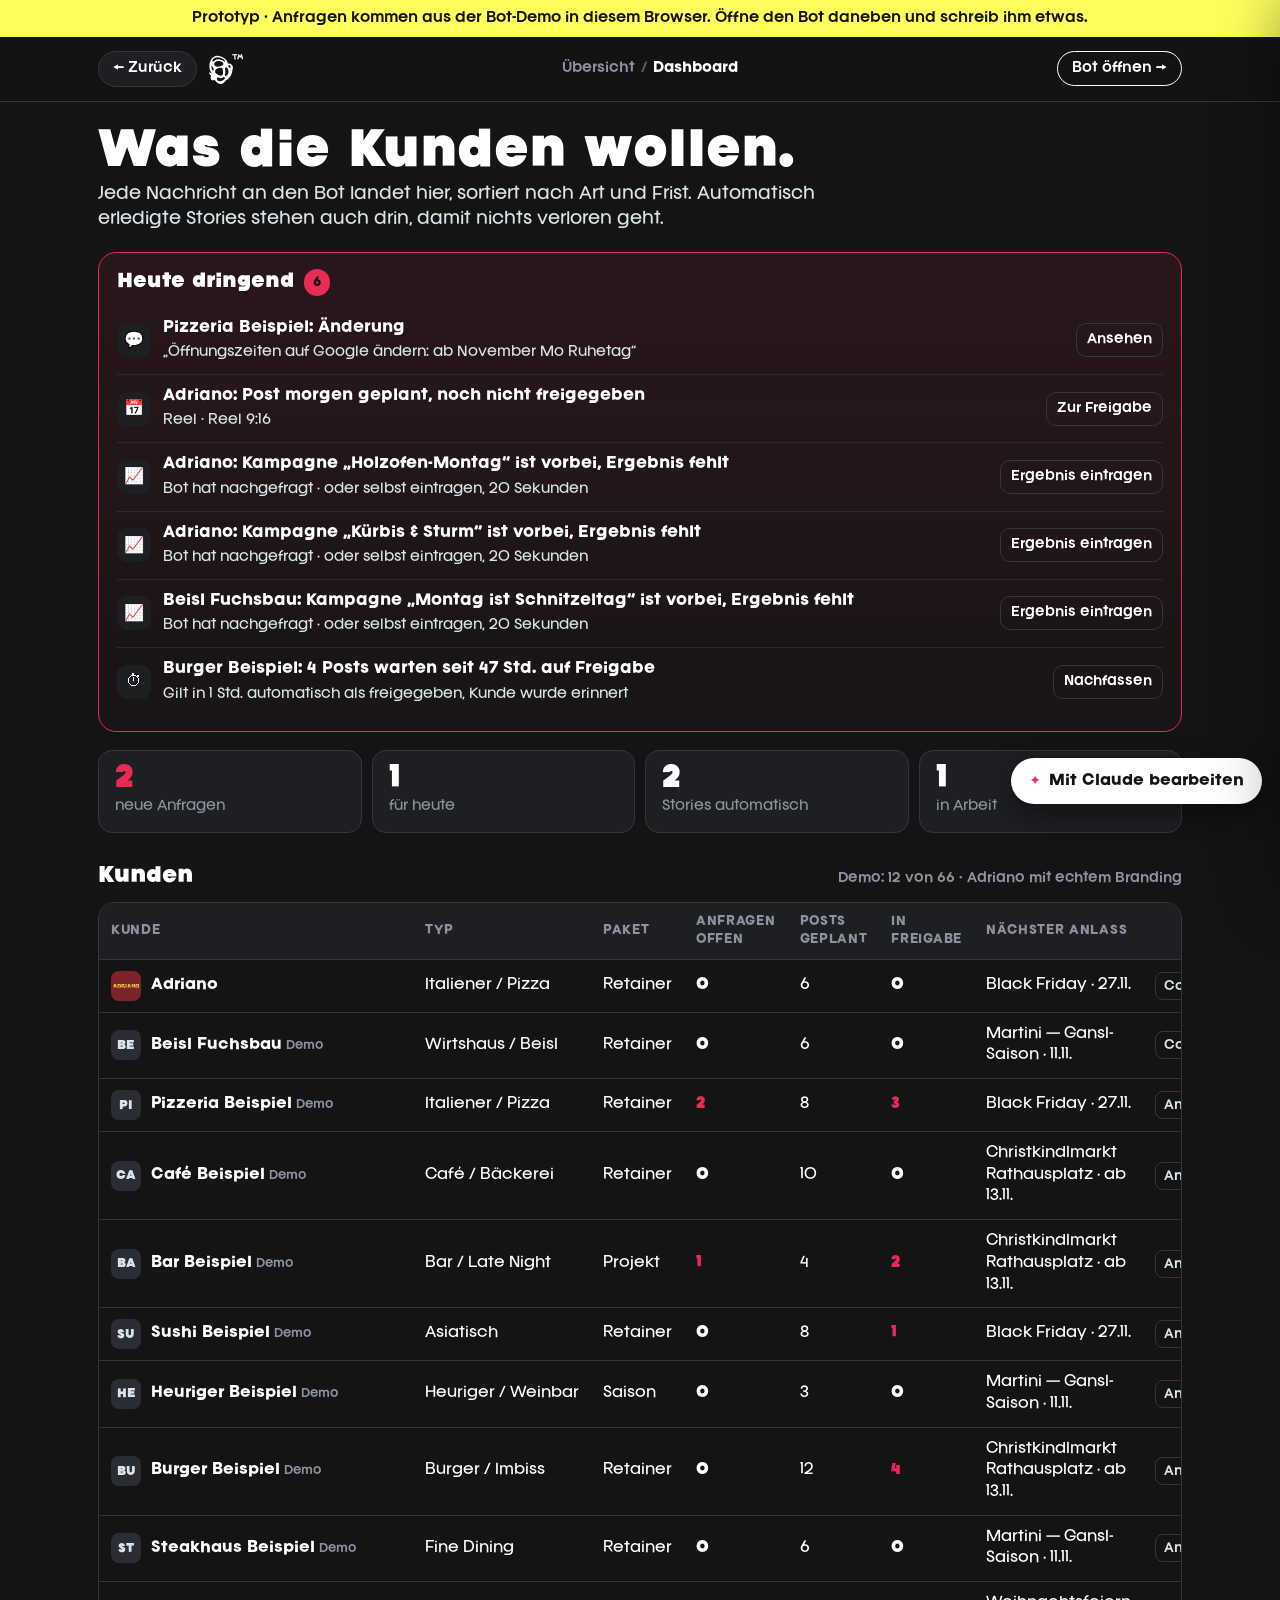
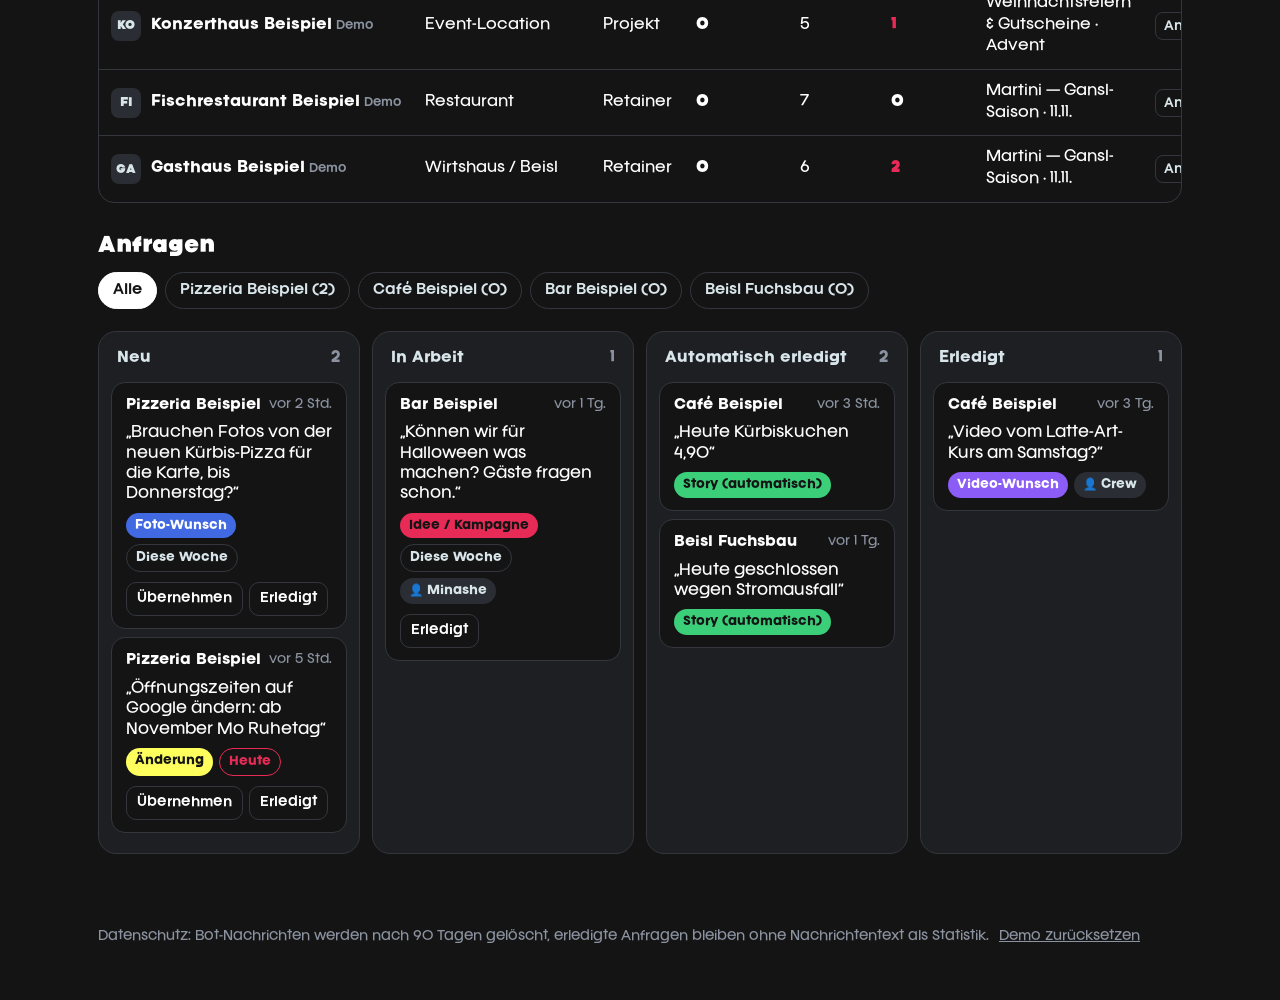
<file: anfragen/index.html>
<!doctype html>
<html lang="de">
<head>
<meta charset="utf-8">
<meta name="viewport" content="width=device-width,initial-scale=1,viewport-fit=cover">
<meta name="robots" content="noindex,nofollow">
<title>the first thought — Dashboard</title>
<meta name="theme-color" content="#141414">
<link rel="icon" href="../assets/img/logo-pink.svg" type="image/svg+xml">
<link rel="stylesheet" href="../assets/css/base.css">
<style>
  .banner{background:var(--yellow);color:var(--ink);font-size:13.5px;font-weight:600;text-align:center;padding:8px var(--gutter)}
  header.top{position:sticky;top:0;z-index:30;background:rgba(20,20,20,.92);backdrop-filter:blur(10px);-webkit-backdrop-filter:blur(10px);border-bottom:1px solid var(--line)}
  header.top .wrap{display:flex;align-items:center;justify-content:space-between;height:64px;gap:14px}
  .crumbs{font-size:13px;color:var(--muted);font-weight:600}
  .crumbs b{color:var(--paper)}
  h1{font-weight:900;font-size:clamp(30px,4vw,46px);margin:26px 0 6px;line-height:1.05}
  .lead{color:var(--mist);margin:0 0 20px;max-width:720px}
  .stats{display:grid;grid-template-columns:repeat(4,1fr);gap:10px;margin-bottom:18px}
  @media (max-width:700px){.stats{grid-template-columns:1fr 1fr}}
  .stat{background:var(--ink-2);border:1px solid var(--line);border-radius:14px;padding:14px 16px}
  .stat b{display:block;font-size:28px;font-weight:900;line-height:1}
  .stat span{font-size:13px;color:var(--muted)}
  .stat.hot b{color:var(--pink)}
  .filters{display:flex;gap:8px;overflow-x:auto;scrollbar-width:none;margin:0 0 18px;padding-bottom:4px}
  .filters::-webkit-scrollbar{display:none}
  .filters button{flex:none;font:600 13.5px var(--sans);padding:9px 14px;border-radius:999px;border:1.5px solid var(--line);background:transparent;color:var(--mist);cursor:pointer}
  .filters button[aria-pressed="true"]{background:var(--paper);color:var(--ink);border-color:var(--paper)}
  .board{display:grid;grid-template-columns:repeat(4,minmax(0,1fr));gap:12px;padding-bottom:60px}
  @media (max-width:1000px){.board{grid-template-columns:repeat(2,minmax(0,1fr))}}
  @media (max-width:600px){.board{grid-template-columns:minmax(0,1fr)}}
  .col{background:var(--ink-2);border:1px solid var(--line);border-radius:18px;padding:12px;min-height:160px}
  .col h2{font-size:14px;font-weight:700;margin:4px 6px 12px;display:flex;justify-content:space-between;color:var(--mist)}
  .col h2 span{color:var(--muted)}
  .tk{background:var(--ink);border:1px solid var(--line);border-radius:14px;padding:12px 14px;margin-bottom:8px}
  .tk.fresh{border-color:var(--pink);box-shadow:0 0 0 3px rgba(232,43,86,.2)}
  .tk .top{display:flex;justify-content:space-between;gap:8px;font-size:12px;color:var(--muted)}
  .tk .cl{font-weight:700;color:var(--paper);font-size:13.5px}
  .tk p{margin:8px 0;font-size:14.5px;line-height:1.4}
  .tk .tags{display:flex;flex-wrap:wrap;gap:6px}
  .tg{font-size:11.5px;font-weight:700;border-radius:999px;padding:4px 9px;background:var(--ink-3);color:var(--mist)}
  .tg.foto{background:#4169e1;color:#fff}.tg.video{background:#8b5cf6;color:#fff}.tg.aenderung{background:var(--yellow);color:var(--ink)}.tg.idee{background:var(--pink);color:var(--ink)}.tg.basic{background:#3ccf7a;color:var(--ink)}
  .tg.due{background:transparent;border:1px solid var(--line)}
  .tg.due.heute{border-color:var(--pink);color:var(--pink)}
  .tk .res{font-size:12.5px;color:var(--muted);margin-top:8px}
  .tk .act{display:flex;gap:6px;margin-top:10px}
  .tk .act button{font:600 12.5px var(--sans);padding:8px 10px;border-radius:10px;border:1.5px solid var(--line);background:transparent;color:var(--paper);cursor:pointer}
  .tk .act button:hover{border-color:var(--pink);color:var(--pink)}
  .empty{font-size:13px;color:var(--muted);padding:8px 6px}
  .urgent{border:1.5px solid var(--pink);background:linear-gradient(180deg,rgba(232,43,86,.10),rgba(232,43,86,.02));border-radius:18px;padding:16px 18px;margin:0 0 18px}
  .urgent h2{margin:0 0 10px;font-size:18px;font-weight:900;display:flex;align-items:center;gap:10px}
  .urgent h2 span{font-size:12px;font-weight:700;background:var(--pink);color:var(--ink);border-radius:999px;padding:4px 9px}
  .ur{display:grid;grid-template-columns:auto minmax(0,1fr) auto;gap:12px;align-items:center;padding:10px 0;border-top:1px solid rgba(255,255,255,.08)}
  .ur:first-of-type{border-top:0}
  .ur .ic{width:34px;height:34px;border-radius:10px;display:grid;place-items:center;background:var(--ink-2);font-size:16px}
  .ur b{display:block;font-size:14.5px}
  .ur span{font-size:13px;color:var(--mist)}
  .ur a{font:600 12.5px var(--sans);color:var(--paper);border:1.5px solid var(--line);border-radius:10px;padding:8px 10px;text-decoration:none;white-space:nowrap}
  .ur a:hover{border-color:var(--pink);color:var(--pink)}
  h2.sec{font-size:20px;font-weight:900;margin:28px 0 10px;display:flex;justify-content:space-between;align-items:baseline;gap:10px}
  h2.sec small{font-size:12.5px;font-weight:600;color:var(--muted)}
  .tw{overflow-x:auto;border:1px solid var(--line);border-radius:16px;margin-bottom:26px}
  table.cl{width:100%;border-collapse:collapse;font-size:14px;min-width:1000px}
  table.cl td:nth-child(1) span,table.cl td:nth-child(2),table.cl td:nth-child(3){white-space:nowrap}
  table.cl th{text-align:left;font-size:11.5px;font-weight:700;letter-spacing:.06em;text-transform:uppercase;color:var(--muted);padding:10px 12px;background:var(--ink-2);border-bottom:1px solid var(--line)}
  table.cl td{padding:11px 12px;border-bottom:1px solid var(--line);vertical-align:middle}
  table.cl tr:last-child td{border-bottom:0}
  table.cl tr:hover td{background:rgba(255,255,255,.02)}
  .cn{display:flex;align-items:center;gap:10px;font-weight:700}
  .cn i{width:30px;height:30px;border-radius:8px;display:grid;place-items:center;font-style:normal;font-size:11px;font-weight:800;flex:none;overflow:hidden}
  .cn i img{width:26px}
  .cn em{font-style:normal;font-size:11px;font-weight:600;color:var(--muted);margin-left:4px}
  .num{font-weight:800}
  .num.hot{color:var(--pink)}
  .ln{display:flex;gap:6px}
  .ln a{font:600 12px var(--sans);color:var(--mist);text-decoration:none;border:1px solid var(--line);border-radius:8px;padding:6px 8px;white-space:nowrap}
  .ln a:hover{color:var(--pink);border-color:var(--pink)}
  .foot{font-size:12.5px;color:var(--muted);padding:0 0 40px}
  @media (max-width:560px){.crumbs{display:none}}
</style>
</head>
<body>
<div class="banner">Prototyp · Anfragen kommen aus der Bot-Demo in diesem Browser. Öffne den Bot daneben und schreib ihm etwas.</div>
<header class="top"><div class="wrap">
  <a href="../" aria-label="Zur Übersicht"><img class="logo" src="../assets/img/logo-white.svg" alt="the first thought" style="width:34px"></a>
  <span class="crumbs">Cockpit / <b>Dashboard</b></span>
  <a class="btn" href="../bot/" target="_blank" rel="noopener" style="padding:10px 14px;font-size:13px">Bot öffnen →</a>
</div></header>
<main class="wrap">
  <h1>Was die Kunden wollen.</h1>
  <p class="lead">Jede Nachricht an den Bot landet hier, sortiert nach Art und Frist. Automatisch erledigte Stories stehen auch drin, damit nichts verloren geht.</p>
  <section class="urgent" id="urgent"></section>
  <div class="stats" id="stats"></div>
  <h2 class="sec">Kunden <small>Demo: 12 von 66 · Adriano mit echtem Branding</small></h2>
  <div class="tw"><table class="cl"><thead><tr><th>Kunde</th><th>Typ</th><th>Paket</th><th>Anfragen offen</th><th>Posts geplant</th><th>In Freigabe</th><th>Nächster Anlass</th><th></th></tr></thead><tbody id="clients"></tbody></table></div>
  <h2 class="sec">Anfragen</h2>
  <div class="filters" id="filters"></div>
  <div class="board" id="board"></div>
  <p class="foot">Datenschutz: Bot-Nachrichten werden nach 90 Tagen gelöscht, erledigte Anfragen bleiben ohne Nachrichtentext als Statistik. <button type="button" id="reset" style="background:none;border:0;color:var(--muted);text-decoration:underline;cursor:pointer;font:inherit">Demo zurücksetzen</button></p>
</main>
<script src="../assets/js/inbox.js"></script>
<script src="../assets/js/anlaesse.js"></script>
<script src="../assets/js/templates.js"></script>
<script src="../assets/js/clients.js"></script>
<script src="../assets/js/kampagnen.js"></script>
<script src="../assets/js/nav.js"></script>
<script src="../assets/js/assist.js"></script>
<script>
(() => {
"use strict";
const COLS = [["neu", "Neu"], ["arbeit", "In Arbeit"], ["auto", "Automatisch erledigt"], ["erledigt", "Erledigt"]];
const esc = s => String(s ?? "").replace(/[&<>"]/g, c => ({ "&": "&amp;", "<": "&lt;", ">": "&gt;", '"': "&quot;" }[c]));
const ago = t => { const m = Math.round((Date.now() - t) / 60000); if (m < 1) return "gerade eben"; if (m < 60) return `vor ${m} Min.`; const h = Math.round(m / 60); if (h < 24) return `vor ${h} Std.`; return `vor ${Math.round(h / 24)} Tg.`; };
let filter = "Alle";
let seen = new Set();
let first = true;
function render() {
  const all = TFT_inbox.all();
  const clients = ["Alle", ...new Set([...all.map(t => t.client), ...(filter !== "Alle" ? [filter] : [])])];
  const f = document.getElementById("filters"); f.innerHTML = "";
  clients.forEach(c => { const b = document.createElement("button"); b.type = "button"; b.textContent = c + (c === "Alle" ? "" : ` (${all.filter(t => t.client === c && t.status === "neu").length})`); b.setAttribute("aria-pressed", String(c === filter)); b.onclick = () => { filter = c; render(); }; f.appendChild(b); });
  const list = all.filter(t => filter === "Alle" || t.client === filter);
  const neu = list.filter(t => t.status === "neu");
  document.getElementById("stats").innerHTML = `
    <div class="stat hot"><b>${neu.length}</b><span>neue Anfragen</span></div>
    <div class="stat"><b>${neu.filter(t => t.due === "Heute").length}</b><span>für heute</span></div>
    <div class="stat"><b>${list.filter(t => t.status === "auto").length}</b><span>Stories automatisch</span></div>
    <div class="stat"><b>${list.filter(t => t.status === "arbeit").length}</b><span>in Arbeit</span></div>`;
  const board = document.getElementById("board"); board.innerHTML = "";
  COLS.forEach(([k, label]) => {
    const items = list.filter(t => t.status === k);
    const col = document.createElement("div"); col.className = "col";
    col.innerHTML = `<h2>${label}<span>${items.length}</span></h2>`;
    if (!items.length) col.insertAdjacentHTML("beforeend", `<div class="empty">Nichts da.</div>`);
    items.forEach(t => {
      const fresh = !first && !seen.has(t.id);
      const el = document.createElement("div"); el.className = "tk" + (fresh ? " fresh" : "");
      el.innerHTML = `<div class="top"><span class="cl">${esc(t.client)}</span><span>${ago(t.created)}</span></div>
        <p>„${esc(t.text)}“</p>
        <div class="tags"><span class="tg ${t.kind}">${esc(TFT_KIND[t.kind] || t.kind)}</span>${t.due ? `<span class="tg due ${t.due === "Heute" ? "heute" : ""}">${esc(t.due)}</span>` : ""}${t.owner ? `<span class="tg">👤 ${esc(t.owner)}</span>` : ""}</div>
        ${t.result ? `<div class="res">→ ${esc(t.result)}</div>` : ""}
        ${k === "neu" ? `<div class="act"><button data-a="take">Übernehmen</button><button data-a="done">Erledigt</button></div>` : k === "arbeit" ? `<div class="act"><button data-a="done">Erledigt</button></div>` : ""}`;
      el.querySelectorAll("button").forEach(b => b.onclick = () => { TFT_inbox.update(t.id, b.dataset.a === "take" ? { status: "arbeit", owner: "Minashe" } : { status: "erledigt" }); render(); });
      col.appendChild(el);
    });
    board.appendChild(col);
  });
  list.forEach(t => seen.add(t.id)); first = false;
  renderClients(all); renderUrgent(all);
}
function contentOf(id) {
  const key = id === "fuchsbau" ? "tft-content-demo-v2" : "tft-content-" + id + "-v1";
  try { const s = JSON.parse(localStorage.getItem(key) || "null"); if (s && s.posts) return s.posts; } catch (e) {}
  const c = TFT_CLIENTS[id]; return c && c.seed ? c.seed() : null;
}
function nextAnlass(t) { const a = TFT_ANLAESSE.find(x => x.typ.includes(t)); return a ? `${a.t} · ${a.d}` : "–"; }
function renderClients(all) {
  const tb = document.getElementById("clients"); tb.innerHTML = "";
  TFT_CLIENT_LIST.forEach(c => {
    const open = all.filter(t => t.client === c.name && (t.status === "neu" || t.status === "arbeit")).length;
    const posts = c.id ? contentOf(c.id) : null;
    const planned = posts ? posts.length : c.posts, review = posts ? posts.filter(p => p.status === "review").length : c.review;
    const cl = c.id && TFT_CLIENTS[c.id], br = c.id ? TFT_getBrand(c.id) : null;
    const av = br && br.logoOnDark ? `<i style="background:${br.colors.dark}"><img src="${esc(br.logoOnDark)}" alt=""></i>` : `<i style="background:var(--ink-3);color:var(--mist)">${esc(c.name.slice(0, 2).toUpperCase())}</i>`;
    const tr = document.createElement("tr");
    tr.innerHTML = `<td><div class="cn">${av}<span>${esc(c.name)}${c.fictional ? "<em>Demo</em>" : ""}</span></div></td><td>${esc(c.typ)}</td><td>${esc(c.plan)}</td>
      <td><span class="num ${open ? "hot" : ""}">${open}</span></td><td>${planned}</td><td><span class="num ${review ? "hot" : ""}">${review}</span></td><td>${esc(nextAnlass(c.t))}</td>
      <td><div class="ln">${c.id ? `<a href="../content/?k=${c.id}">Content</a><a href="../brandkit/?k=${c.id}">Brand-Kit</a><a href="../vorlagen/?k=${c.id}">Layouts</a><a href="../kampagnen/?k=${c.id}">Kampagnen</a><a href="../bot/?k=${c.id}">Bot</a>` : `<a href="#" data-f="${esc(c.name)}">Anfragen</a>`}</div></td>`;
    const f = tr.querySelector("[data-f]"); if (f) f.onclick = e => { e.preventDefault(); filter = c.name; render(); document.getElementById("board").scrollIntoView({ behavior: "smooth" }); };
    tb.appendChild(tr);
  });
}
function renderUrgent(all) {
  const items = [];
  all.filter(t => t.due === "Heute" && (t.status === "neu" || t.status === "arbeit")).forEach(t => items.push({ ic: "💬", b: `${t.client}: ${TFT_KIND[t.kind] || "Anfrage"}`, s: `„${t.text}“`, a: "Ansehen", h: "#board" }));
  const tmr = new Date(); tmr.setDate(tmr.getDate() + 1); const tIso = new Date().toISOString().slice(0, 10), mIso = tmr.toISOString().slice(0, 10);
  ["adriano", "fuchsbau"].forEach(id => (contentOf(id) || []).filter(p => (p.date === tIso || p.date === mIso) && p.status !== "ok").forEach(p => items.push({ ic: "📅", b: `${TFT_CLIENTS[id].name}: Post ${p.date === tIso ? "heute" : "morgen"} geplant, noch nicht freigegeben`, s: `${TFT_tpl(p).label} · ${TFT_tpl(p).format}`, a: "Zur Freigabe", h: `../content/?k=${id}` })));
  ["adriano", "fuchsbau"].forEach(id => TFT_kamp.missing(id).forEach(k => items.push({ ic: k.pending ? "💬" : "📈", b: k.pending ? `${TFT_CLIENTS[id].name}: Wirt hat zu „${k.title}“ geantwortet` : `${TFT_CLIENTS[id].name}: Kampagne „${k.title}“ ist vorbei, Ergebnis fehlt`, s: k.pending ? "Per Telegram-Bot, bitte prüfen und bestätigen" : "Bot hat nachgefragt · oder selbst eintragen, 20 Sekunden", a: k.pending ? "Bestätigen" : "Ergebnis eintragen", h: `../kampagnen/?k=${id}#ergebnis` })));
  items.push({ ic: "⏱", b: "Burger Beispiel: 4 Posts warten seit 47 Std. auf Freigabe", s: "Gilt in 1 Std. automatisch als freigegeben, Kunde wurde erinnert", a: "Nachfassen", h: "#" });
  const u = document.getElementById("urgent");
  u.innerHTML = `<h2>Heute dringend <span>${items.length}</span></h2>` + items.map(i => `<div class="ur"><div class="ic">${i.ic}</div><div><b>${esc(i.b)}</b><span>${esc(i.s)}</span></div><a href="${i.h}">${esc(i.a)}</a></div>`).join("");
}
window.addEventListener("storage", e => { if (e.key === TFT_inbox.KEY) render(); });
setInterval(render, 30000);
document.getElementById("reset").onclick = () => { TFT_inbox.reset(); seen = new Set(); first = true; render(); };
render();
TFT_nav({ crumbs: [{ label: "Übersicht", href: "../" }, { label: "Dashboard" }], back: "../" });
TFT_assist({
  title: "Dashboard",
  hello: "Ich filtere und sortiere Anfragen. Probier „Zeig Adriano“ oder „Alle“.",
  examples: ["Zeig Adriano", "Zeig Pizzeria Beispiel", "Alle"],
  fallback: "Anfragen zusammenfassen, Antworten an Kunden vorformulieren, Aufgaben im Team verteilen",
  handle: t => {
    const low = t.toLowerCase();
    if (/^alle/.test(low)) { filter = "Alle"; render(); return { say: "Alle Kunden.", what: "Filter zurückgesetzt" }; }
    const m = t.match(/^(?:zeig|filter|nur)\s+(.+)$/i);
    if (m) { const c = [...new Set(TFT_inbox.all().map(x => x.client)), ...TFT_CLIENT_LIST.map(x => x.name)].find(n => n.toLowerCase().includes(m[1].toLowerCase())); if (c) { filter = c; render(); document.getElementById("board").scrollIntoView({ behavior: "smooth" }); return { say: `Zeige ${c}.`, what: "Filter gesetzt" }; } }
    return null;
  }
});

})();
</script>
</body>
</html>
</file>
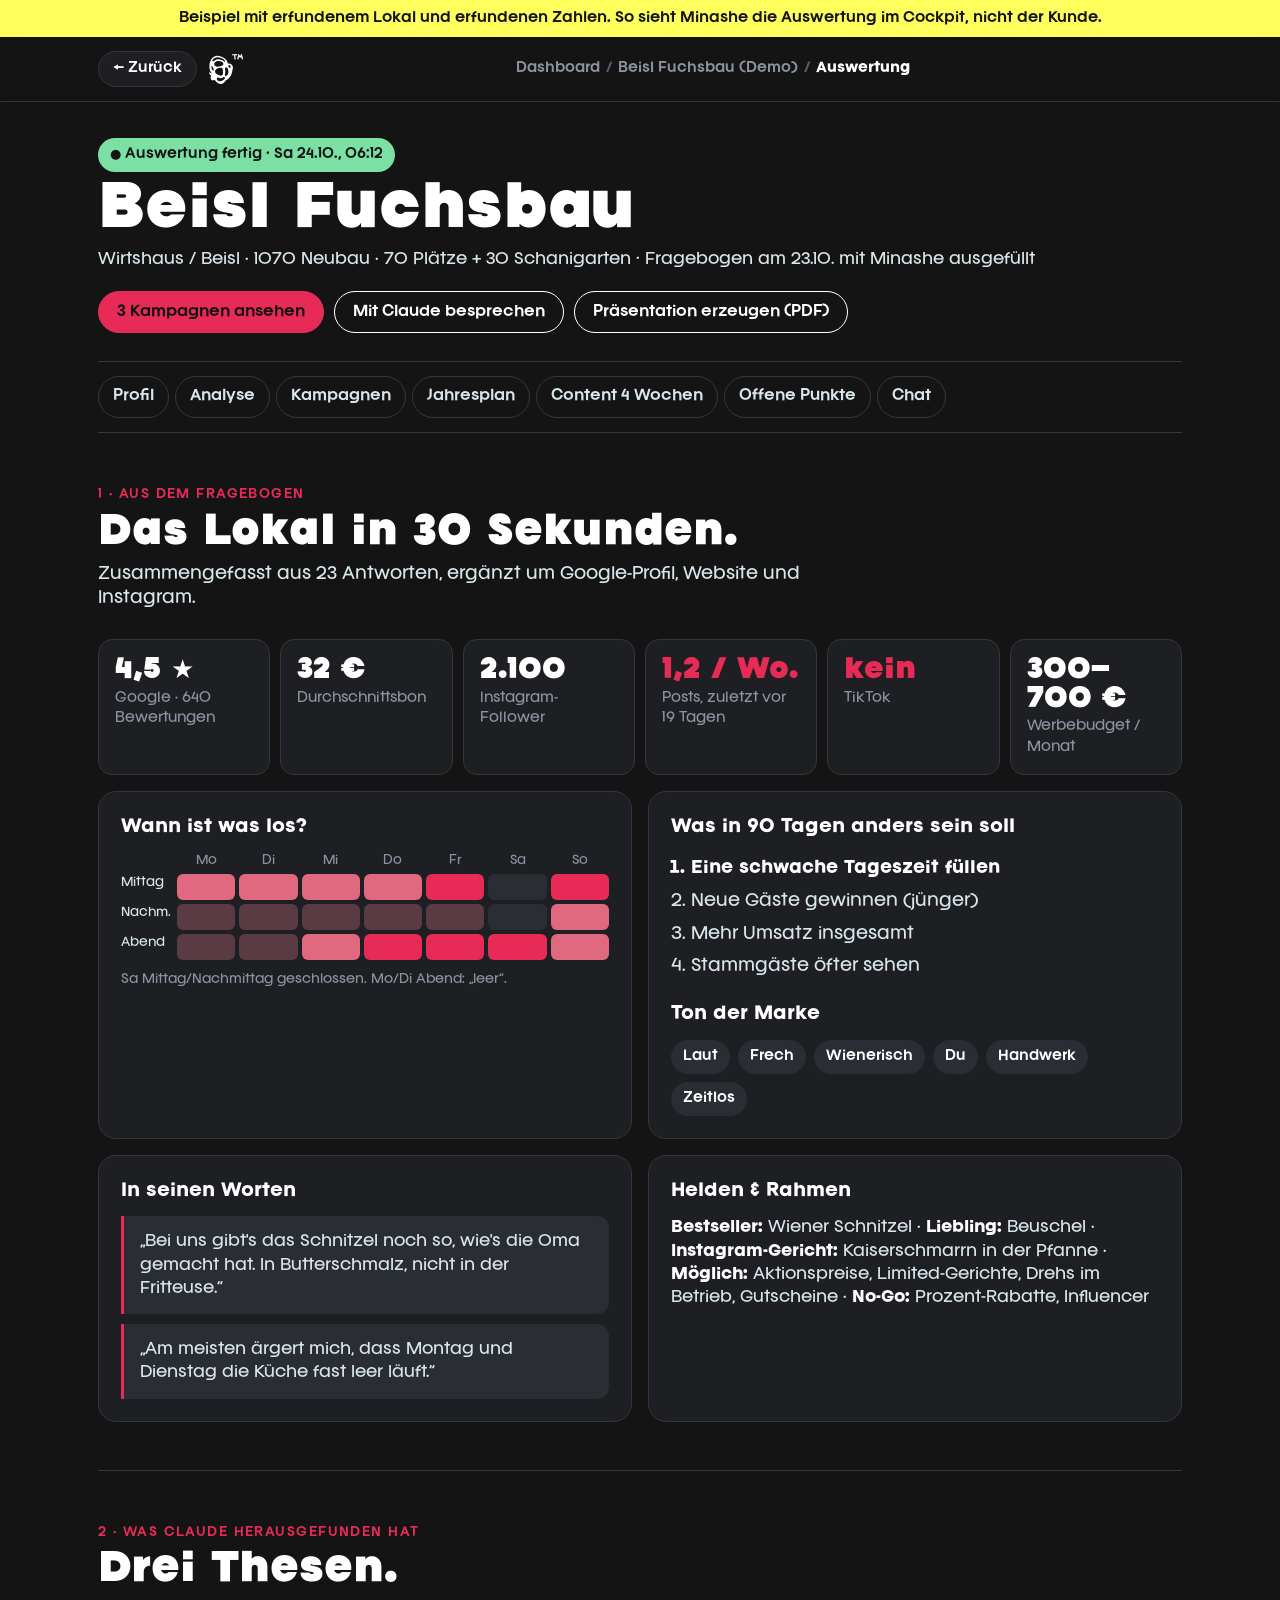
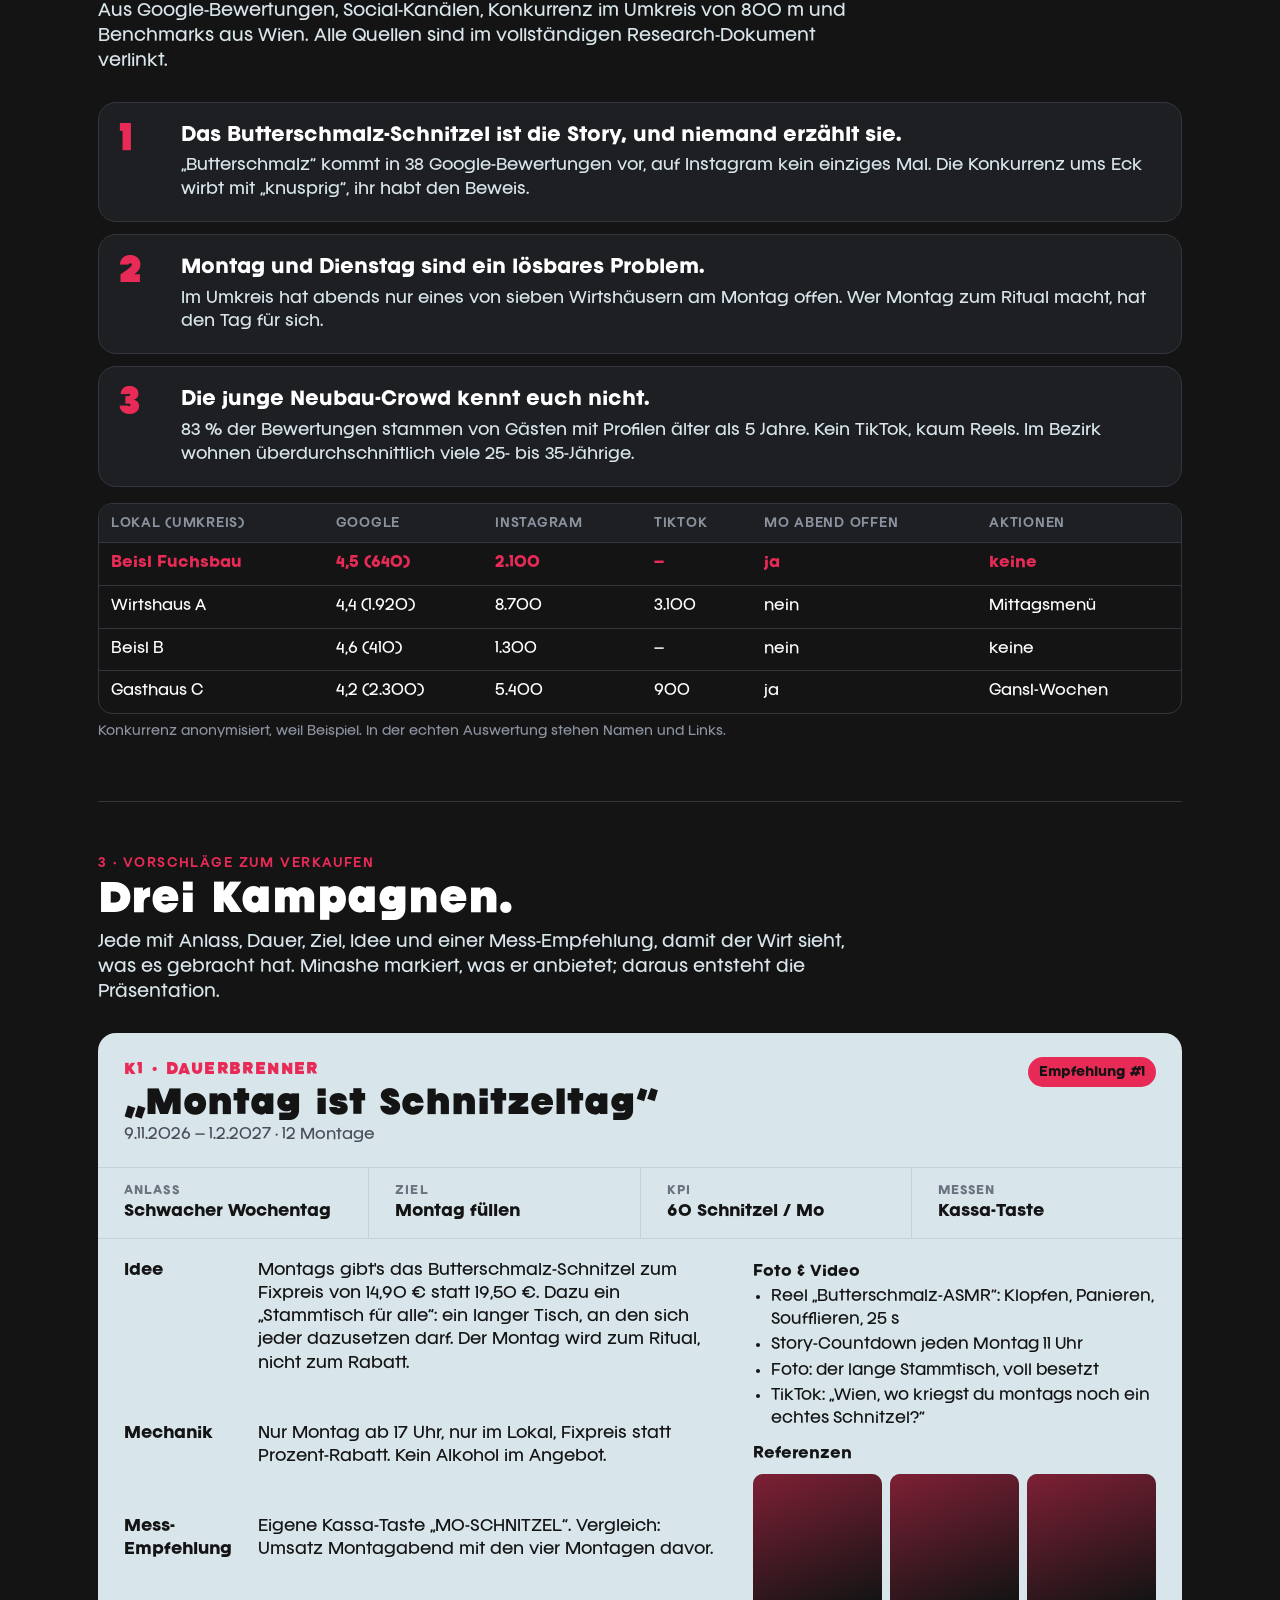
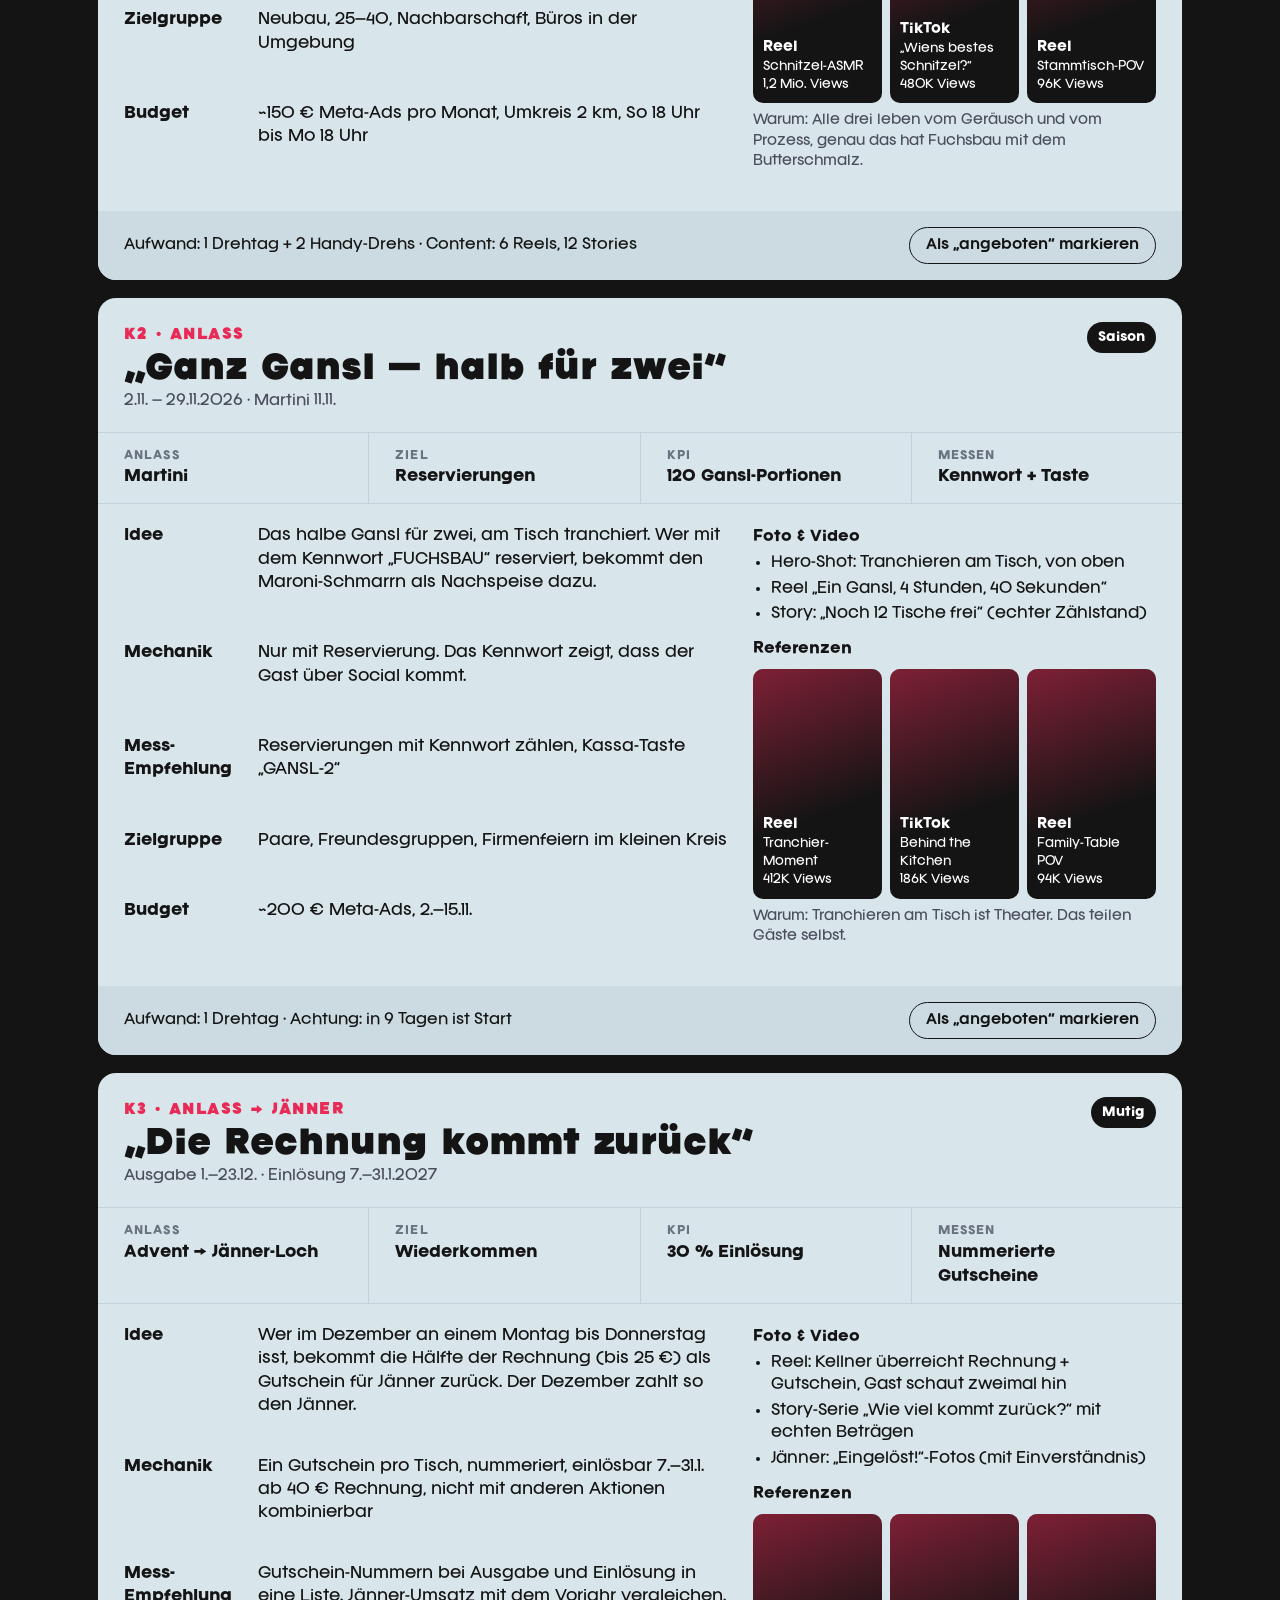
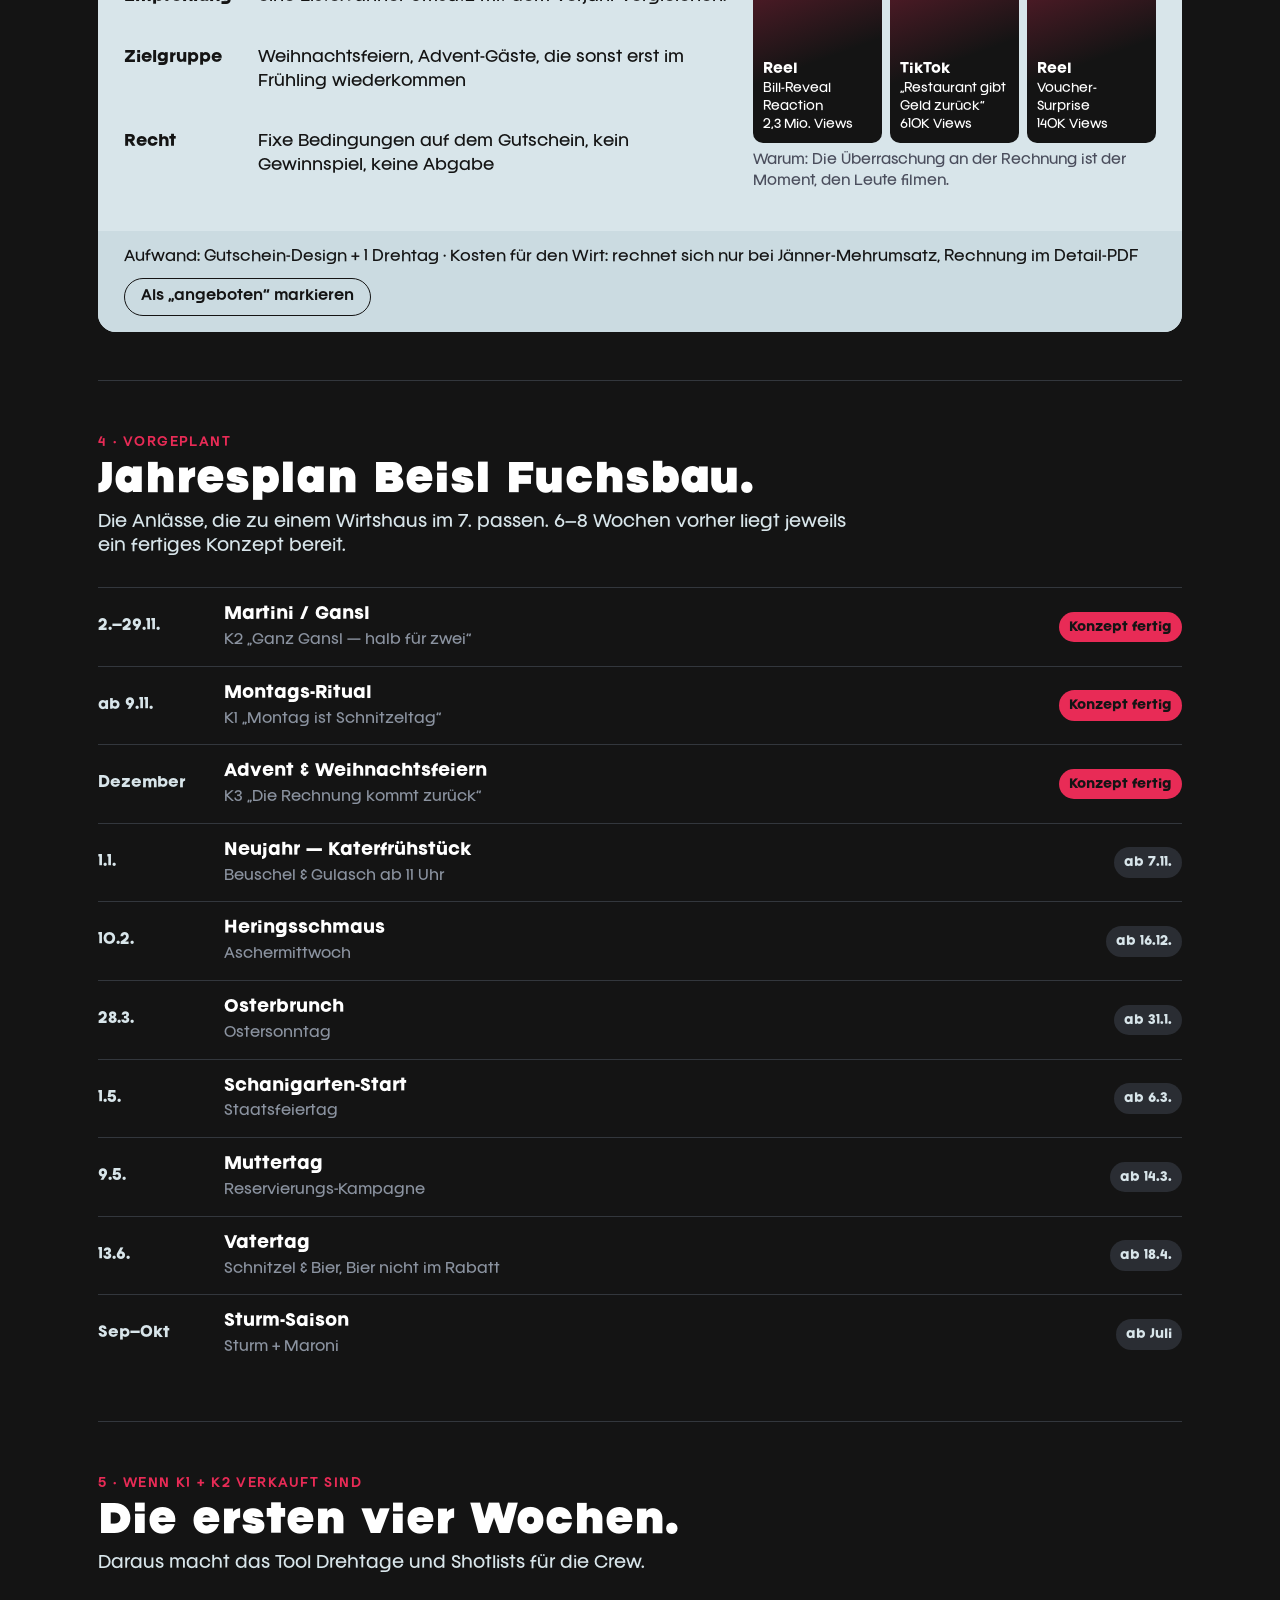
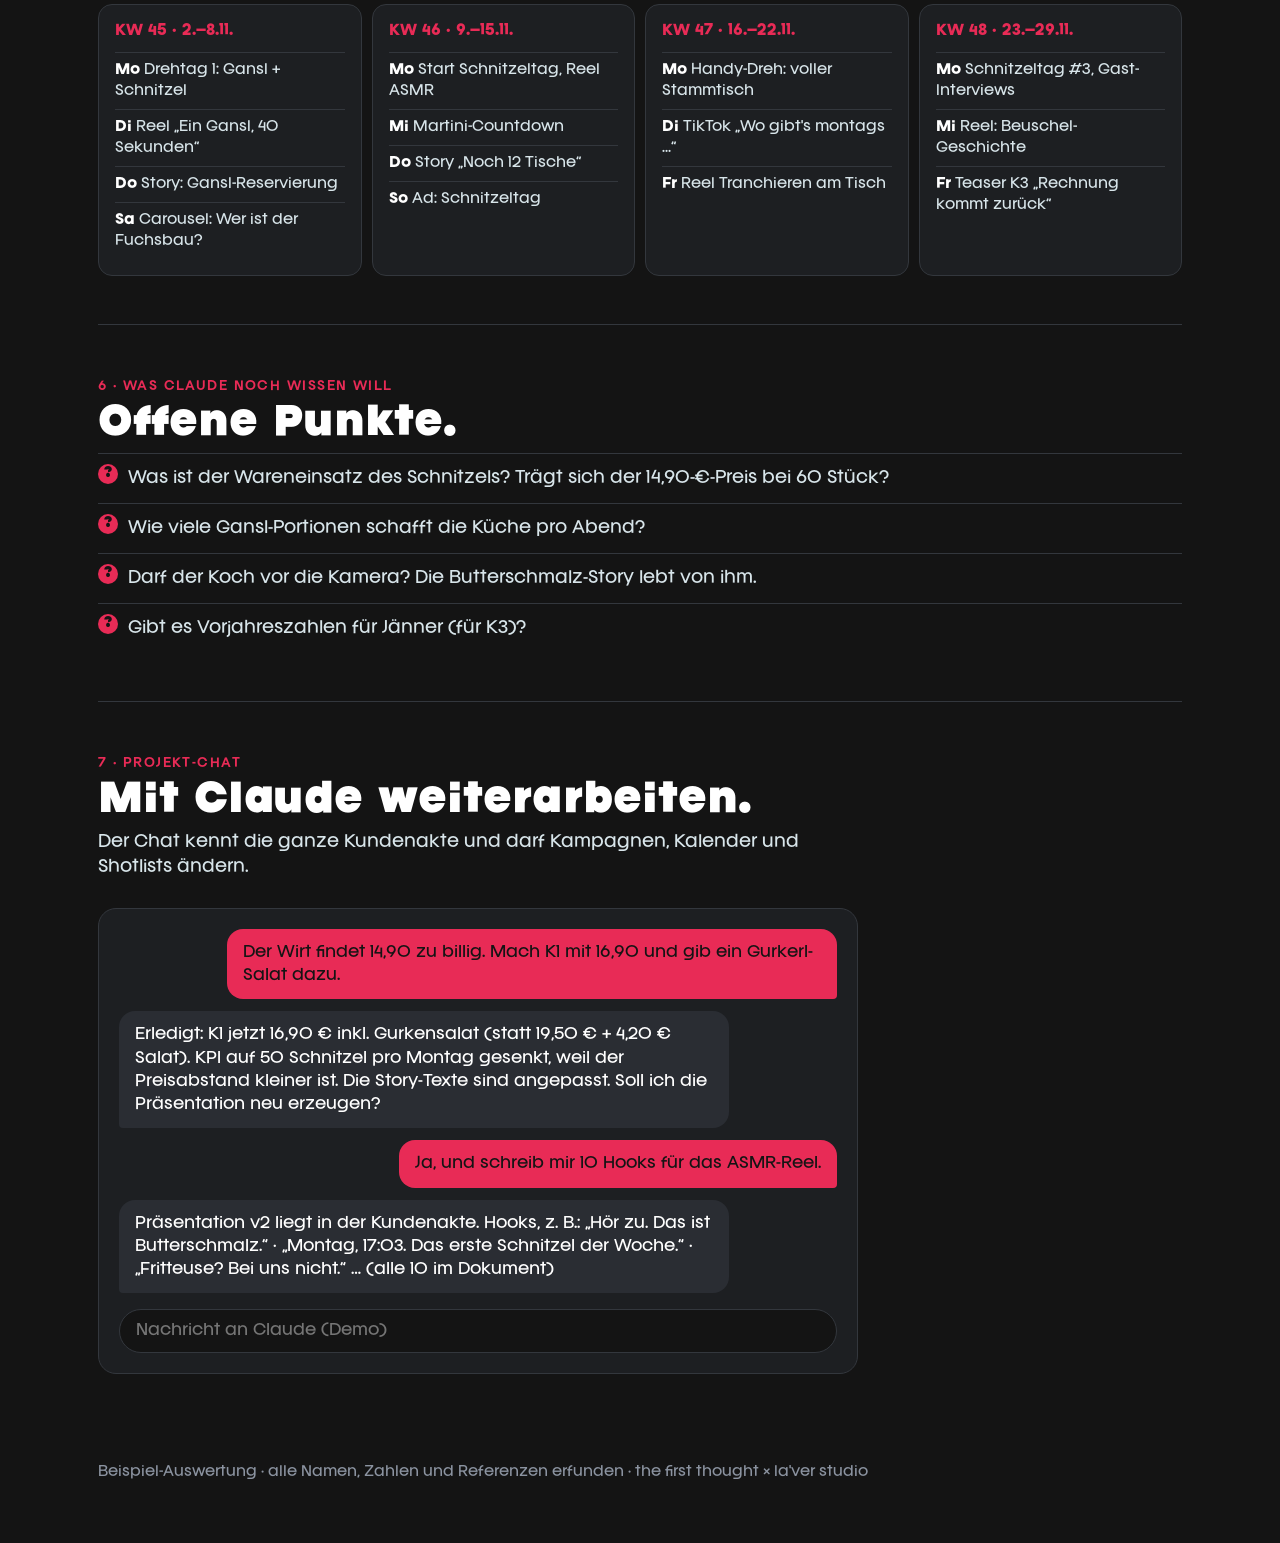
<file: auswertung/index.html>
<!doctype html>
<html lang="de">
<head>
<meta charset="utf-8">
<meta name="viewport" content="width=device-width,initial-scale=1,viewport-fit=cover">
<meta name="robots" content="noindex,nofollow">
<title>the first thought — Beispiel-Auswertung</title>
<meta name="theme-color" content="#141414">
<link rel="icon" href="../assets/img/logo-pink.svg" type="image/svg+xml">
<link rel="stylesheet" href="../assets/css/base.css">
<style>
  header.top{position:sticky;top:0;z-index:20;background:rgba(20,20,20,.9);backdrop-filter:blur(10px);-webkit-backdrop-filter:blur(10px);border-bottom:1px solid var(--line)}
  header.top .wrap{display:flex;align-items:center;justify-content:space-between;height:64px;gap:16px}
  header.top a.back{font-weight:600;font-size:14px;text-decoration:none;color:var(--mist)}
  .crumbs{font-size:13px;color:var(--muted);font-weight:600}
  .crumbs b{color:var(--paper)}
  .banner{background:var(--yellow);color:var(--ink);font-size:13.5px;font-weight:600;text-align:center;padding:8px var(--gutter)}

  .client{padding:36px 0 28px;border-bottom:1px solid var(--line)}
  .client .row{display:flex;flex-wrap:wrap;justify-content:space-between;gap:20px;align-items:flex-end}
  .client h1{font-weight:900;font-size:clamp(34px,5vw,56px);line-height:1;margin:10px 0 10px}
  .client .meta{color:var(--mist);font-size:15px}
  .status{display:inline-flex;align-items:center;gap:8px;font-size:13px;font-weight:600;color:var(--ink);background:#7be0a4;border-radius:999px;padding:7px 12px}
  .actions{display:flex;flex-wrap:wrap;gap:10px}
  .actions .btn{padding:13px 18px;font-size:14px}

  .tabs{display:flex;gap:6px;overflow-x:auto;scrollbar-width:none;padding:14px 0;position:sticky;top:64px;background:var(--ink);z-index:10;border-bottom:1px solid var(--line)}
  .tabs::-webkit-scrollbar{display:none}
  .tabs a{flex:none;font-size:14px;font-weight:600;text-decoration:none;color:var(--mist);padding:9px 14px;border-radius:999px;border:1.5px solid var(--line)}
  .tabs a:hover{border-color:var(--pink);color:var(--pink)}

  section{padding:48px 0;border-bottom:1px solid var(--line);scroll-margin-top:130px}
  h2{font-weight:900;font-size:clamp(26px,3.4vw,38px);line-height:1.05;margin:8px 0 8px}
  .lead{color:var(--mist);max-width:760px;margin:0 0 28px}
  .src{font-size:12px;color:var(--muted)}

  .kpis{display:grid;grid-template-columns:repeat(auto-fit,minmax(150px,1fr));gap:10px}
  .kpi{background:var(--ink-2);border:1px solid var(--line);border-radius:14px;padding:16px}
  .kpi .n{font-weight:900;font-size:26px;line-height:1.1}
  .kpi .l{font-size:13px;color:var(--muted);margin-top:4px}
  .kpi.bad .n{color:var(--pink)}

  .two{display:grid;grid-template-columns:1fr 1fr;gap:16px;margin-top:16px}
  @media (max-width:820px){.two{grid-template-columns:1fr}}
  .panel{background:var(--ink-2);border:1px solid var(--line);border-radius:var(--radius);padding:22px}
  .panel h3{margin:0 0 12px;font-size:17px}
  .heat{display:grid;grid-template-columns:52px repeat(7,1fr);gap:4px;font-size:11.5px}
  .heat span{color:var(--muted);text-align:center}
  .heat span.r{text-align:left;color:var(--mist)}
  .heat i{height:26px;border-radius:6px;background:var(--ink-3)}
  .heat i.l1{background:#5a3a43}.heat i.l2{background:var(--pink-soft)}.heat i.l3{background:var(--pink)}
  ol.rank{margin:0;padding-left:20px;color:var(--mist)}
  ol.rank li{padding:4px 0}
  ol.rank li:first-child{color:var(--paper);font-weight:700}
  .tone{display:flex;flex-wrap:wrap;gap:8px}
  .tone span{font-size:13px;font-weight:600;border-radius:999px;padding:7px 12px;background:var(--ink-3)}
  blockquote{margin:0;padding:14px 16px;border-left:3px solid var(--pink);background:var(--ink-3);border-radius:0 12px 12px 0;color:var(--mist);font-size:15px}
  blockquote + blockquote{margin-top:10px}

  .theses{display:grid;gap:12px;counter-reset:t}
  .thesis{display:grid;grid-template-columns:48px 1fr;gap:14px;background:var(--ink-2);border:1px solid var(--line);border-radius:var(--radius);padding:20px}
  .thesis::before{counter-increment:t;content:counter(t);font-weight:900;font-size:34px;color:var(--pink);line-height:1}
  .thesis b{display:block;font-size:18px;margin-bottom:4px}
  .thesis p{margin:0;color:var(--mist);font-size:15px}

  table.comp{width:100%;border-collapse:collapse;font-size:14px}
  .tw{overflow-x:auto;border:1px solid var(--line);border-radius:14px;margin-top:16px}
  table.comp th,table.comp td{padding:10px 12px;border-bottom:1px solid var(--line);text-align:left;white-space:nowrap}
  table.comp th{background:var(--ink-2);color:var(--muted);font-weight:600;font-size:12px;letter-spacing:.06em;text-transform:uppercase}
  table.comp tr:last-child td{border-bottom:0}
  table.comp tr.me td{color:var(--pink);font-weight:700}

  .camps{display:grid;gap:18px}
  .camp{background:var(--mist);color:var(--ink);border-radius:var(--radius);overflow:hidden}
  .camp .hd{display:flex;flex-wrap:wrap;justify-content:space-between;gap:12px;align-items:flex-start;padding:24px 26px 0}
  .camp .no{font-weight:900;color:var(--pink);font-size:14px;letter-spacing:.1em}
  .camp h3{font-weight:900;font-size:clamp(24px,3vw,32px);line-height:1.05;margin:6px 0 4px}
  .camp .when{font-size:14px;color:#4a4d5c}
  .pill{display:inline-block;font-size:12px;font-weight:700;border-radius:999px;padding:6px 11px;background:var(--ink);color:var(--paper)}
  .pill.pink{background:var(--pink);color:var(--ink)}
  .camp .facts{display:grid;grid-template-columns:repeat(4,1fr);gap:1px;background:#c3d2d8;margin:20px 0 0;border-top:1px solid #c3d2d8;border-bottom:1px solid #c3d2d8}
  @media (max-width:720px){.camp .facts{grid-template-columns:1fr 1fr}}
  .camp .facts div{background:var(--mist);padding:14px 26px}
  .camp .facts small{display:block;font-size:11px;font-weight:700;letter-spacing:.1em;text-transform:uppercase;color:#6b7280}
  .camp .facts b{font-size:15px}
  .camp .body{padding:20px 26px 26px;display:grid;grid-template-columns:1.2fr .8fr;gap:24px}
  @media (max-width:820px){.camp .body{grid-template-columns:1fr}}
  .camp dl{margin:0;display:grid;grid-template-columns:120px 1fr;gap:10px 14px;font-size:15px}
  @media (max-width:560px){.camp dl{grid-template-columns:1fr;gap:2px}.camp dd{margin-bottom:10px}}
  .camp dt{font-weight:700}
  .camp dd{margin:0}
  .camp .shots{margin:0;padding-left:18px;font-size:14.5px}
  .camp .shots li{margin:3px 0}
  .refs{display:grid;grid-template-columns:repeat(3,1fr);gap:8px;margin-top:8px}
  .ref{aspect-ratio:9/16;border-radius:10px;background:var(--ink);color:var(--paper);padding:10px;display:flex;flex-direction:column;justify-content:flex-end;font-size:11.5px;position:relative;overflow:hidden;text-decoration:none}
  .ref::before{content:"";position:absolute;inset:0;background:linear-gradient(160deg,var(--pink) 0%,transparent 62%);opacity:.5}
  .ref *{position:relative}
  .ref b{font-size:13px}
  .why{font-size:13px;color:#4a4d5c;margin-top:8px}
  .camp .ft{display:flex;flex-wrap:wrap;gap:10px;justify-content:space-between;align-items:center;padding:16px 26px;background:#cbdbe1;font-size:14px}
  .camp .ft .btn{padding:11px 16px;font-size:13.5px;border-color:var(--ink);color:var(--ink)}
  .camp .ft .btn:hover{background:var(--ink);color:var(--paper)}

  .plan{display:grid;gap:0}
  .pl{display:grid;grid-template-columns:110px 1fr auto;gap:16px;align-items:center;padding:14px 0;border-top:1px solid var(--line)}
  .pl .d{font-weight:700;color:var(--mist);font-size:14px}
  .pl .t b{display:block}
  .pl .t span{font-size:13.5px;color:var(--muted)}
  .st{font-size:12px;font-weight:700;border-radius:999px;padding:6px 10px;white-space:nowrap;background:var(--ink-3);color:var(--mist)}
  .st.ready{background:var(--pink);color:var(--ink)}
  .st.sold{background:#7be0a4;color:var(--ink)}
  @media (max-width:560px){.pl{grid-template-columns:1fr auto}.pl .d{grid-column:1 / -1}}

  .weeks{display:grid;grid-template-columns:repeat(4,1fr);gap:10px}
  @media (max-width:820px){.weeks{grid-template-columns:1fr 1fr}}
  @media (max-width:480px){.weeks{grid-template-columns:1fr}}
  .wk{background:var(--ink-2);border:1px solid var(--line);border-radius:14px;padding:16px}
  .wk h4{margin:0 0 10px;font-size:14px;color:var(--pink)}
  .wk div{font-size:13.5px;padding:7px 0;border-top:1px solid var(--line);color:var(--mist)}
  .wk div b{color:var(--paper)}

  .open{margin:0;padding:0;list-style:none}
  .open li{padding:12px 0 12px 30px;border-top:1px solid var(--line);position:relative;color:var(--mist)}
  .open li::before{content:"?";position:absolute;left:0;top:10px;width:20px;height:20px;border-radius:50%;background:var(--pink);color:var(--ink);font-weight:900;font-size:13px;display:grid;place-items:center}

  .chat{background:var(--ink-2);border:1px solid var(--line);border-radius:var(--radius);padding:20px;display:grid;gap:12px;max-width:760px}
  .msg{padding:12px 16px;border-radius:16px;font-size:15px;max-width:85%}
  .msg.me{background:var(--pink);color:var(--ink);justify-self:end;border-bottom-right-radius:4px}
  .msg.ai{background:var(--ink-3);color:var(--paper);border-bottom-left-radius:4px}
  .chatin{display:flex;gap:8px;margin-top:4px}
  .chatin input{flex:1;font:15px var(--sans);background:var(--ink);border:1.5px solid var(--line);border-radius:999px;color:var(--paper);padding:12px 16px}
  footer{padding:40px 0 60px;color:var(--muted);font-size:13.5px}
  @media (max-width:560px){.crumbs{display:none}.client .actions .btn{flex:1 1 100%;justify-content:center}}
</style>
</head>
<body>
<div class="banner">Beispiel mit erfundenem Lokal und erfundenen Zahlen. So sieht Minashe die Auswertung im Cockpit, nicht der Kunde.</div>
<header class="top"><div class="wrap">
  <a href="../" aria-label="Zur Übersicht"><img class="logo" src="../assets/img/logo-white.svg" alt="the first thought" style="width:34px"></a>
  <span class="crumbs">Cockpit / Kunden / <b>Beisl Fuchsbau</b></span>
  <span></span>
</div></header>

<main class="wrap">
  <div class="client">
    <span class="status">● Auswertung fertig · Sa 24.10., 06:12</span>
    <div class="row">
      <div>
        <h1>Beisl Fuchsbau</h1>
        <div class="meta">Wirtshaus / Beisl · 1070 Neubau · 70 Plätze + 30 Schanigarten · Fragebogen am 23.10. mit Minashe ausgefüllt</div>
      </div>
      <div class="actions">
        <a class="btn btn--pink" href="#kampagnen">3 Kampagnen ansehen</a>
        <a class="btn" href="#chat">Mit Claude besprechen</a>
        <span class="btn" aria-disabled="true" title="Demo">Präsentation erzeugen (PDF)</span>
      </div>
    </div>
  </div>

  <nav class="tabs" aria-label="Abschnitte">
    <a href="#profil">Profil</a><a href="#analyse">Analyse</a><a href="#kampagnen">Kampagnen</a><a href="#jahresplan">Jahresplan</a><a href="#content">Content 4 Wochen</a><a href="#offen">Offene Punkte</a><a href="#chat">Chat</a>
  </nav>

  <section id="profil">
    <span class="tag">1 · Aus dem Fragebogen</span>
    <h2>Das Lokal in 30 Sekunden.</h2>
    <p class="lead">Zusammengefasst aus 23 Antworten, ergänzt um Google-Profil, Website und Instagram.</p>
    <div class="kpis">
      <div class="kpi"><div class="n">4,5 ★</div><div class="l">Google · 640 Bewertungen</div></div>
      <div class="kpi"><div class="n">32 €</div><div class="l">Durchschnittsbon</div></div>
      <div class="kpi"><div class="n">2.100</div><div class="l">Instagram-Follower</div></div>
      <div class="kpi bad"><div class="n">1,2 / Wo.</div><div class="l">Posts, zuletzt vor 19 Tagen</div></div>
      <div class="kpi bad"><div class="n">kein</div><div class="l">TikTok</div></div>
      <div class="kpi"><div class="n">300–700 €</div><div class="l">Werbebudget / Monat</div></div>
    </div>
    <div class="two">
      <div class="panel">
        <h3>Wann ist was los?</h3>
        <div class="heat" aria-label="Auslastung nach Wochentag und Tageszeit">
          <span></span><span>Mo</span><span>Di</span><span>Mi</span><span>Do</span><span>Fr</span><span>Sa</span><span>So</span>
          <span class="r">Mittag</span><i class="l2"></i><i class="l2"></i><i class="l2"></i><i class="l2"></i><i class="l3"></i><i></i><i class="l3"></i>
          <span class="r">Nachm.</span><i class="l1"></i><i class="l1"></i><i class="l1"></i><i class="l1"></i><i class="l1"></i><i></i><i class="l2"></i>
          <span class="r">Abend</span><i class="l1"></i><i class="l1"></i><i class="l2"></i><i class="l3"></i><i class="l3"></i><i class="l3"></i><i class="l2"></i>
        </div>
        <p class="src" style="margin-top:10px">Sa Mittag/Nachmittag geschlossen. Mo/Di Abend: „leer“.</p>
      </div>
      <div class="panel">
        <h3>Was in 90 Tagen anders sein soll</h3>
        <ol class="rank"><li>Eine schwache Tageszeit füllen</li><li>Neue Gäste gewinnen (jünger)</li><li>Mehr Umsatz insgesamt</li><li>Stammgäste öfter sehen</li></ol>
        <h3 style="margin-top:18px">Ton der Marke</h3>
        <div class="tone"><span>Laut</span><span>Frech</span><span>Wienerisch</span><span>Du</span><span>Handwerk</span><span>Zeitlos</span></div>
      </div>
    </div>
    <div class="two">
      <div class="panel">
        <h3>In seinen Worten</h3>
        <blockquote>„Bei uns gibt's das Schnitzel noch so, wie's die Oma gemacht hat. In Butterschmalz, nicht in der Fritteuse.“</blockquote>
        <blockquote>„Am meisten ärgert mich, dass Montag und Dienstag die Küche fast leer läuft.“</blockquote>
      </div>
      <div class="panel">
        <h3>Helden & Rahmen</h3>
        <p style="margin:0;color:var(--mist);font-size:15px"><b style="color:var(--paper)">Bestseller:</b> Wiener Schnitzel · <b style="color:var(--paper)">Liebling:</b> Beuschel · <b style="color:var(--paper)">Instagram-Gericht:</b> Kaiserschmarrn in der Pfanne · <b style="color:var(--paper)">Möglich:</b> Aktionspreise, Limited-Gerichte, Drehs im Betrieb, Gutscheine · <b style="color:var(--paper)">No-Go:</b> Prozent-Rabatte, Influencer</p>
      </div>
    </div>
  </section>

  <section id="analyse">
    <span class="tag">2 · Was Claude herausgefunden hat</span>
    <h2>Drei Thesen.</h2>
    <p class="lead">Aus Google-Bewertungen, Social-Kanälen, Konkurrenz im Umkreis von 800 m und Benchmarks aus Wien. Alle Quellen sind im vollständigen Research-Dokument verlinkt.</p>
    <div class="theses">
      <div class="thesis"><div><b>Das Butterschmalz-Schnitzel ist die Story, und niemand erzählt sie.</b><p>„Butterschmalz“ kommt in 38 Google-Bewertungen vor, auf Instagram kein einziges Mal. Die Konkurrenz ums Eck wirbt mit „knusprig“, ihr habt den Beweis.</p></div></div>
      <div class="thesis"><div><b>Montag und Dienstag sind ein lösbares Problem.</b><p>Im Umkreis hat abends nur eines von sieben Wirtshäusern am Montag offen. Wer Montag zum Ritual macht, hat den Tag für sich.</p></div></div>
      <div class="thesis"><div><b>Die junge Neubau-Crowd kennt euch nicht.</b><p>83 % der Bewertungen stammen von Gästen mit Profilen älter als 5 Jahre. Kein TikTok, kaum Reels. Im Bezirk wohnen überdurchschnittlich viele 25- bis 35-Jährige.</p></div></div>
    </div>
    <div class="tw">
      <table class="comp">
        <thead><tr><th>Lokal (Umkreis)</th><th>Google</th><th>Instagram</th><th>TikTok</th><th>Mo Abend offen</th><th>Aktionen</th></tr></thead>
        <tbody>
          <tr class="me"><td>Beisl Fuchsbau</td><td>4,5 (640)</td><td>2.100</td><td>–</td><td>ja</td><td>keine</td></tr>
          <tr><td>Wirtshaus A</td><td>4,4 (1.920)</td><td>8.700</td><td>3.100</td><td>nein</td><td>Mittagsmenü</td></tr>
          <tr><td>Beisl B</td><td>4,6 (410)</td><td>1.300</td><td>–</td><td>nein</td><td>keine</td></tr>
          <tr><td>Gasthaus C</td><td>4,2 (2.300)</td><td>5.400</td><td>900</td><td>ja</td><td>Gansl-Wochen</td></tr>
        </tbody>
      </table>
    </div>
    <p class="src" style="margin-top:8px">Konkurrenz anonymisiert, weil Beispiel. In der echten Auswertung stehen Namen und Links.</p>
  </section>

  <section id="kampagnen">
    <span class="tag">3 · Vorschläge zum Verkaufen</span>
    <h2>Drei Kampagnen.</h2>
    <p class="lead">Jede mit Anlass, Dauer, Ziel, Idee und einer Mess-Empfehlung, damit der Wirt sieht, was es gebracht hat. Minashe markiert, was er anbietet; daraus entsteht die Präsentation.</p>
    <div class="camps">

      <article class="camp">
        <div class="hd"><div><span class="no">K1 · DAUERBRENNER</span><h3>„Montag ist Schnitzeltag“</h3><div class="when">9.11.2026 – 1.2.2027 · 12 Montage</div></div><span class="pill pink">Empfehlung #1</span></div>
        <div class="facts"><div><small>Anlass</small><b>Schwacher Wochentag</b></div><div><small>Ziel</small><b>Montag füllen</b></div><div><small>KPI</small><b>60 Schnitzel / Mo</b></div><div><small>Messen</small><b>Kassa-Taste</b></div></div>
        <div class="body">
          <dl>
            <dt>Idee</dt><dd>Montags gibt's das Butterschmalz-Schnitzel zum Fixpreis von 14,90 € statt 19,50 €. Dazu ein „Stammtisch für alle“: ein langer Tisch, an den sich jeder dazusetzen darf. Der Montag wird zum Ritual, nicht zum Rabatt.</dd>
            <dt>Mechanik</dt><dd>Nur Montag ab 17 Uhr, nur im Lokal, Fixpreis statt Prozent-Rabatt. Kein Alkohol im Angebot.</dd>
            <dt>Mess-Empfehlung</dt><dd>Eigene Kassa-Taste „MO-SCHNITZEL“. Vergleich: Umsatz Montagabend mit den vier Montagen davor.</dd>
            <dt>Zielgruppe</dt><dd>Neubau, 25–40, Nachbarschaft, Büros in der Umgebung</dd>
            <dt>Budget</dt><dd>~150 € Meta-Ads pro Monat, Umkreis 2 km, So 18 Uhr bis Mo 18 Uhr</dd>
          </dl>
          <div>
            <b style="font-size:14px">Foto & Video</b>
            <ul class="shots"><li>Reel „Butterschmalz-ASMR“: Klopfen, Panieren, Soufflieren, 25 s</li><li>Story-Countdown jeden Montag 11 Uhr</li><li>Foto: der lange Stammtisch, voll besetzt</li><li>TikTok: „Wien, wo kriegst du montags noch ein echtes Schnitzel?“</li></ul>
            <b style="font-size:14px;display:block;margin-top:14px">Referenzen</b>
            <div class="refs"><div class="ref"><b>Reel</b><span>Schnitzel-ASMR<br>1,2 Mio. Views</span></div><div class="ref"><b>TikTok</b><span>„Wiens bestes Schnitzel?“<br>480K Views</span></div><div class="ref"><b>Reel</b><span>Stammtisch-POV<br>96K Views</span></div></div>
            <p class="why">Warum: Alle drei leben vom Geräusch und vom Prozess, genau das hat Fuchsbau mit dem Butterschmalz.</p>
          </div>
        </div>
        <div class="ft"><span>Aufwand: 1 Drehtag + 2 Handy-Drehs · Content: 6 Reels, 12 Stories</span><span class="btn">Als „angeboten“ markieren</span></div>
      </article>

      <article class="camp">
        <div class="hd"><div><span class="no">K2 · ANLASS</span><h3>„Ganz Gansl — halb für zwei“</h3><div class="when">2.11. – 29.11.2026 · Martini 11.11.</div></div><span class="pill">Saison</span></div>
        <div class="facts"><div><small>Anlass</small><b>Martini</b></div><div><small>Ziel</small><b>Reservierungen</b></div><div><small>KPI</small><b>120 Gansl-Portionen</b></div><div><small>Messen</small><b>Kennwort + Taste</b></div></div>
        <div class="body">
          <dl>
            <dt>Idee</dt><dd>Das halbe Gansl für zwei, am Tisch tranchiert. Wer mit dem Kennwort „FUCHSBAU“ reserviert, bekommt den Maroni-Schmarrn als Nachspeise dazu.</dd>
            <dt>Mechanik</dt><dd>Nur mit Reservierung. Das Kennwort zeigt, dass der Gast über Social kommt.</dd>
            <dt>Mess-Empfehlung</dt><dd>Reservierungen mit Kennwort zählen, Kassa-Taste „GANSL-2“</dd>
            <dt>Zielgruppe</dt><dd>Paare, Freundesgruppen, Firmenfeiern im kleinen Kreis</dd>
            <dt>Budget</dt><dd>~200 € Meta-Ads, 2.–15.11.</dd>
          </dl>
          <div>
            <b style="font-size:14px">Foto & Video</b>
            <ul class="shots"><li>Hero-Shot: Tranchieren am Tisch, von oben</li><li>Reel „Ein Gansl, 4 Stunden, 40 Sekunden“</li><li>Story: „Noch 12 Tische frei“ (echter Zählstand)</li></ul>
            <b style="font-size:14px;display:block;margin-top:14px">Referenzen</b>
            <div class="refs"><div class="ref"><b>Reel</b><span>Tranchier-Moment<br>412K Views</span></div><div class="ref"><b>TikTok</b><span>Behind the Kitchen<br>186K Views</span></div><div class="ref"><b>Reel</b><span>Family-Table POV<br>94K Views</span></div></div>
            <p class="why">Warum: Tranchieren am Tisch ist Theater. Das teilen Gäste selbst.</p>
          </div>
        </div>
        <div class="ft"><span>Aufwand: 1 Drehtag · Achtung: in 9 Tagen ist Start</span><span class="btn">Als „angeboten“ markieren</span></div>
      </article>

      <article class="camp">
        <div class="hd"><div><span class="no">K3 · ANLASS → JÄNNER</span><h3>„Die Rechnung kommt zurück“</h3><div class="when">Ausgabe 1.–23.12. · Einlösung 7.–31.1.2027</div></div><span class="pill">Mutig</span></div>
        <div class="facts"><div><small>Anlass</small><b>Advent → Jänner-Loch</b></div><div><small>Ziel</small><b>Wiederkommen</b></div><div><small>KPI</small><b>30 % Einlösung</b></div><div><small>Messen</small><b>Nummerierte Gutscheine</b></div></div>
        <div class="body">
          <dl>
            <dt>Idee</dt><dd>Wer im Dezember an einem Montag bis Donnerstag isst, bekommt die Hälfte der Rechnung (bis 25 €) als Gutschein für Jänner zurück. Der Dezember zahlt so den Jänner.</dd>
            <dt>Mechanik</dt><dd>Ein Gutschein pro Tisch, nummeriert, einlösbar 7.–31.1. ab 40 € Rechnung, nicht mit anderen Aktionen kombinierbar</dd>
            <dt>Mess-Empfehlung</dt><dd>Gutschein-Nummern bei Ausgabe und Einlösung in eine Liste. Jänner-Umsatz mit dem Vorjahr vergleichen.</dd>
            <dt>Zielgruppe</dt><dd>Weihnachtsfeiern, Advent-Gäste, die sonst erst im Frühling wiederkommen</dd>
            <dt>Recht</dt><dd>Fixe Bedingungen auf dem Gutschein, kein Gewinnspiel, keine Abgabe</dd>
          </dl>
          <div>
            <b style="font-size:14px">Foto & Video</b>
            <ul class="shots"><li>Reel: Kellner überreicht Rechnung + Gutschein, Gast schaut zweimal hin</li><li>Story-Serie „Wie viel kommt zurück?“ mit echten Beträgen</li><li>Jänner: „Eingelöst!“-Fotos (mit Einverständnis)</li></ul>
            <b style="font-size:14px;display:block;margin-top:14px">Referenzen</b>
            <div class="refs"><div class="ref"><b>Reel</b><span>Bill-Reveal Reaction<br>2,3 Mio. Views</span></div><div class="ref"><b>TikTok</b><span>„Restaurant gibt Geld zurück“<br>610K Views</span></div><div class="ref"><b>Reel</b><span>Voucher-Surprise<br>140K Views</span></div></div>
            <p class="why">Warum: Die Überraschung an der Rechnung ist der Moment, den Leute filmen.</p>
          </div>
        </div>
        <div class="ft"><span>Aufwand: Gutschein-Design + 1 Drehtag · Kosten für den Wirt: rechnet sich nur bei Jänner-Mehrumsatz, Rechnung im Detail-PDF</span><span class="btn">Als „angeboten“ markieren</span></div>
      </article>
    </div>
  </section>

  <section id="jahresplan">
    <span class="tag">4 · Vorgeplant</span>
    <h2>Jahresplan Beisl Fuchsbau.</h2>
    <p class="lead">Die Anlässe, die zu einem Wirtshaus im 7. passen. 6–8 Wochen vorher liegt jeweils ein fertiges Konzept bereit.</p>
    <div class="plan">
      <div class="pl"><span class="d">2.–29.11.</span><div class="t"><b>Martini / Gansl</b><span>K2 „Ganz Gansl — halb für zwei“</span></div><span class="st ready">Konzept fertig</span></div>
      <div class="pl"><span class="d">ab 9.11.</span><div class="t"><b>Montags-Ritual</b><span>K1 „Montag ist Schnitzeltag“</span></div><span class="st ready">Konzept fertig</span></div>
      <div class="pl"><span class="d">Dezember</span><div class="t"><b>Advent & Weihnachtsfeiern</b><span>K3 „Die Rechnung kommt zurück“</span></div><span class="st ready">Konzept fertig</span></div>
      <div class="pl"><span class="d">1.1.</span><div class="t"><b>Neujahr — Katerfrühstück</b><span>Beuschel & Gulasch ab 11 Uhr</span></div><span class="st">ab 7.11.</span></div>
      <div class="pl"><span class="d">10.2.</span><div class="t"><b>Heringsschmaus</b><span>Aschermittwoch</span></div><span class="st">ab 16.12.</span></div>
      <div class="pl"><span class="d">28.3.</span><div class="t"><b>Osterbrunch</b><span>Ostersonntag</span></div><span class="st">ab 31.1.</span></div>
      <div class="pl"><span class="d">1.5.</span><div class="t"><b>Schanigarten-Start</b><span>Staatsfeiertag</span></div><span class="st">ab 6.3.</span></div>
      <div class="pl"><span class="d">9.5.</span><div class="t"><b>Muttertag</b><span>Reservierungs-Kampagne</span></div><span class="st">ab 14.3.</span></div>
      <div class="pl"><span class="d">13.6.</span><div class="t"><b>Vatertag</b><span>Schnitzel & Bier, Bier nicht im Rabatt</span></div><span class="st">ab 18.4.</span></div>
      <div class="pl"><span class="d">Sep–Okt</span><div class="t"><b>Sturm-Saison</b><span>Sturm + Maroni</span></div><span class="st">ab Juli</span></div>
    </div>
  </section>

  <section id="content">
    <span class="tag">5 · Wenn K1 + K2 verkauft sind</span>
    <h2>Die ersten vier Wochen.</h2>
    <p class="lead">Daraus macht das Tool Drehtage und Shotlists für die Crew.</p>
    <div class="weeks">
      <div class="wk"><h4>KW 45 · 2.–8.11.</h4><div><b>Mo</b> Drehtag 1: Gansl + Schnitzel</div><div><b>Di</b> Reel „Ein Gansl, 40 Sekunden“</div><div><b>Do</b> Story: Gansl-Reservierung</div><div><b>Sa</b> Carousel: Wer ist der Fuchsbau?</div></div>
      <div class="wk"><h4>KW 46 · 9.–15.11.</h4><div><b>Mo</b> Start Schnitzeltag, Reel ASMR</div><div><b>Mi</b> Martini-Countdown</div><div><b>Do</b> Story „Noch 12 Tische“</div><div><b>So</b> Ad: Schnitzeltag</div></div>
      <div class="wk"><h4>KW 47 · 16.–22.11.</h4><div><b>Mo</b> Handy-Dreh: voller Stammtisch</div><div><b>Di</b> TikTok „Wo gibt's montags …“</div><div><b>Fr</b> Reel Tranchieren am Tisch</div></div>
      <div class="wk"><h4>KW 48 · 23.–29.11.</h4><div><b>Mo</b> Schnitzeltag #3, Gast-Interviews</div><div><b>Mi</b> Reel: Beuschel-Geschichte</div><div><b>Fr</b> Teaser K3 „Rechnung kommt zurück“</div></div>
    </div>
  </section>

  <section id="offen">
    <span class="tag">6 · Was Claude noch wissen will</span>
    <h2>Offene Punkte.</h2>
    <ul class="open">
      <li>Was ist der Wareneinsatz des Schnitzels? Trägt sich der 14,90-€-Preis bei 60 Stück?</li>
      <li>Wie viele Gansl-Portionen schafft die Küche pro Abend?</li>
      <li>Darf der Koch vor die Kamera? Die Butterschmalz-Story lebt von ihm.</li>
      <li>Gibt es Vorjahreszahlen für Jänner (für K3)?</li>
    </ul>
  </section>

  <section id="chat" style="border-bottom:0">
    <span class="tag">7 · Projekt-Chat</span>
    <h2>Mit Claude weiterarbeiten.</h2>
    <p class="lead">Der Chat kennt die ganze Kundenakte und darf Kampagnen, Kalender und Shotlists ändern.</p>
    <div class="chat">
      <div class="msg me">Der Wirt findet 14,90 zu billig. Mach K1 mit 16,90 und gib ein Gurkerl-Salat dazu.</div>
      <div class="msg ai">Erledigt: K1 jetzt 16,90 € inkl. Gurkensalat (statt 19,50 € + 4,20 € Salat). KPI auf 50 Schnitzel pro Montag gesenkt, weil der Preisabstand kleiner ist. Die Story-Texte sind angepasst. Soll ich die Präsentation neu erzeugen?</div>
      <div class="msg me">Ja, und schreib mir 10 Hooks für das ASMR-Reel.</div>
      <div class="msg ai">Präsentation v2 liegt in der Kundenakte. Hooks, z. B.: „Hör zu. Das ist Butterschmalz.“ · „Montag, 17:03. Das erste Schnitzel der Woche.“ · „Fritteuse? Bei uns nicht.“ … (alle 10 im Dokument)</div>
      <div class="chatin"><input type="text" placeholder="Nachricht an Claude (Demo)" disabled></div>
    </div>
  </section>
</main>
<footer><div class="wrap">Beispiel-Auswertung · alle Namen, Zahlen und Referenzen erfunden · the first thought × la'ver studio</div></footer>
<script src="../assets/js/nav.js"></script>
<script>TFT_nav({ crumbs: [{ label: "Dashboard", href: "../anfragen/" }, { label: "Beisl Fuchsbau (Demo)", href: "../anfragen/" }, { label: "Auswertung" }], back: "../anfragen/" });</script>
</body>
</html>
</file>
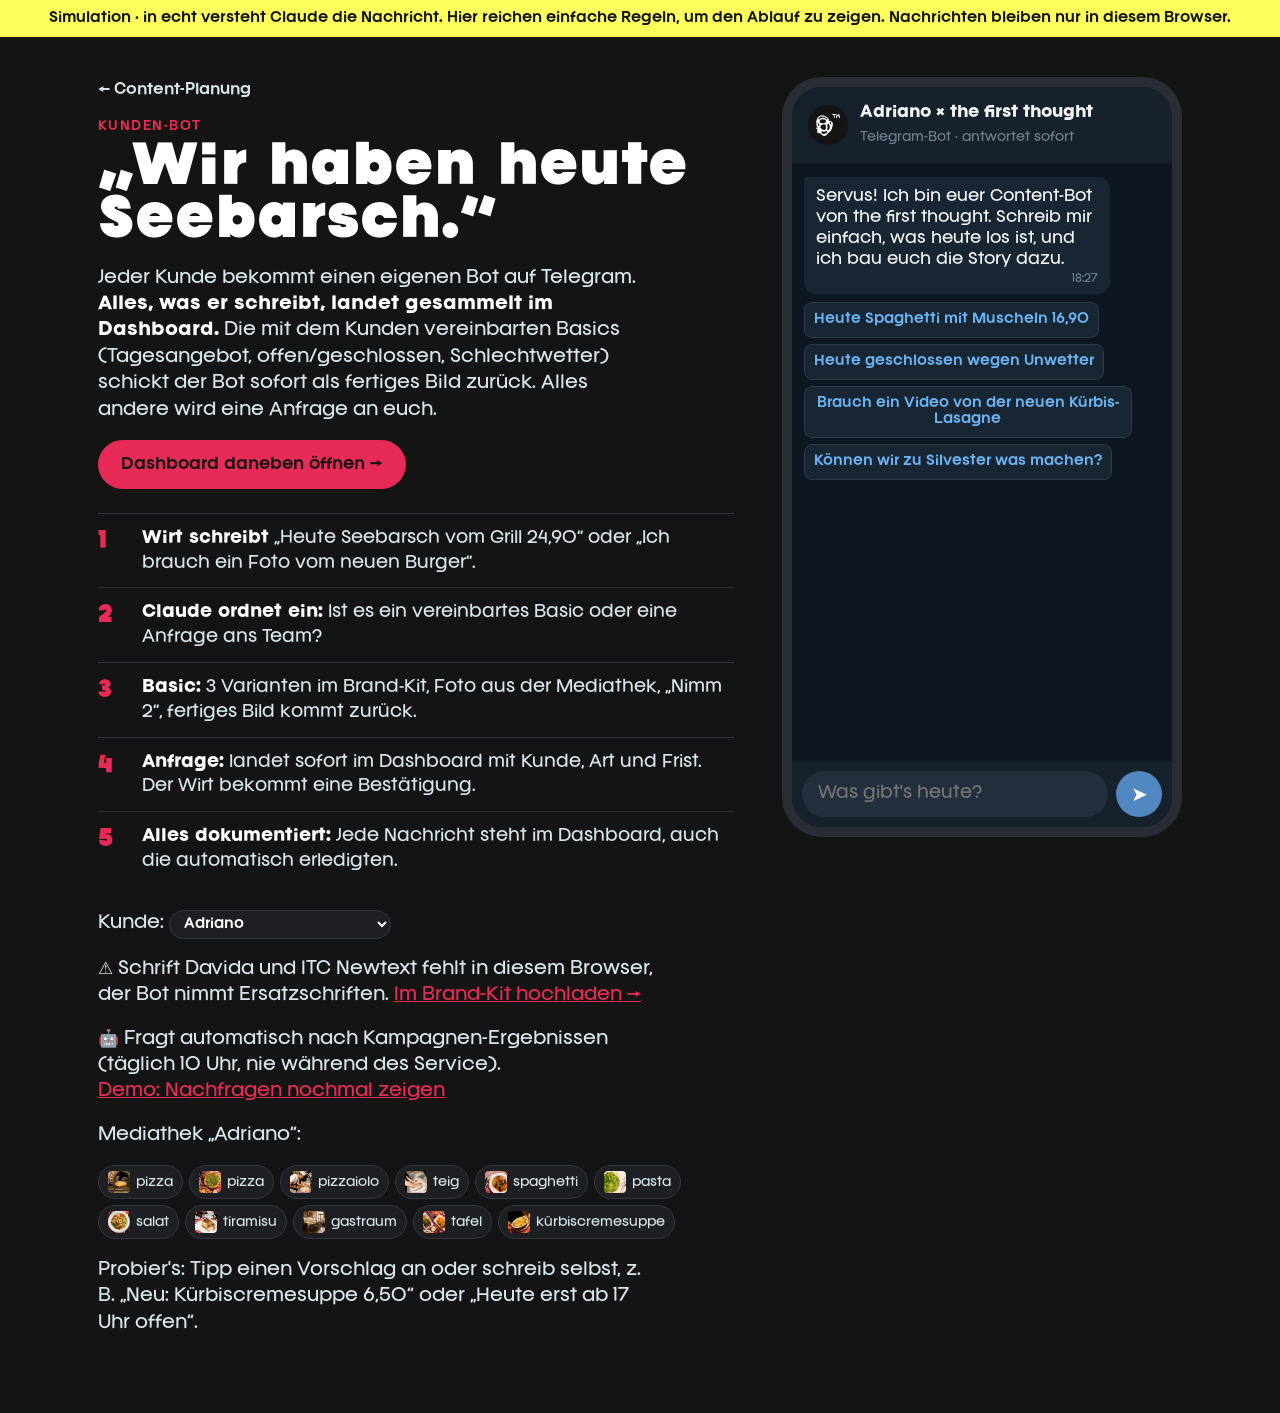
<file: bot/index.html>
<!doctype html>
<html lang="de">
<head>
<meta charset="utf-8">
<meta name="viewport" content="width=device-width,initial-scale=1,viewport-fit=cover">
<meta name="robots" content="noindex,nofollow">
<title>the first thought — Kunden-Bot</title>
<meta name="theme-color" content="#141414">
<link rel="icon" href="../assets/img/logo-pink.svg" type="image/svg+xml">
<link rel="preconnect" href="https://fonts.googleapis.com">
<link rel="preconnect" href="https://fonts.gstatic.com" crossorigin>
<link rel="stylesheet" href="../assets/css/base.css">
<style>
  .banner{background:var(--yellow);color:var(--ink);font-size:13.5px;font-weight:600;text-align:center;padding:8px var(--gutter)}
  .page{display:grid;grid-template-columns:minmax(0,1fr) 400px;gap:48px;align-items:start;padding:40px 0 60px}
  @media (max-width:900px){.page{grid-template-columns:minmax(0,1fr);gap:24px;padding-top:20px}}
  .intro h1{font-weight:900;font-size:clamp(32px,4.4vw,52px);line-height:1.02;margin:10px 0 14px}
  .intro p{color:var(--mist);font-size:17px;max-width:560px}
  .steps{list-style:none;padding:0;margin:24px 0;counter-reset:s}
  .steps li{position:relative;padding:12px 0 12px 44px;border-top:1px solid var(--line);color:var(--mist)}
  .steps li::before{counter-increment:s;content:counter(s);position:absolute;left:0;top:10px;font-weight:900;font-size:22px;color:var(--pink)}
  .steps b{color:var(--paper)}
  .note{font-size:13px;color:var(--muted)}
  .media{display:flex;flex-wrap:wrap;gap:6px;margin-top:10px}
  .media span{font-size:12px;background:var(--ink-2);border:1px solid var(--line);border-radius:999px;padding:5px 9px;color:var(--mist)}

  .phone{background:#0e1621;border:10px solid #2a2d33;border-radius:40px;height:min(780px,calc(100dvh - 140px));min-height:560px;display:flex;flex-direction:column;overflow:hidden;position:sticky;top:20px}
  @media (max-width:900px){.phone{border:0;border-radius:0;margin:0 calc(var(--gutter) * -1);height:calc(100dvh - 40px);position:relative;top:0}}
  .ph-head{display:flex;align-items:center;gap:12px;padding:14px 16px;background:#17212b;color:#f5f5f5}
  .ph-av{width:40px;height:40px;border-radius:50%;background:var(--ink);display:grid;place-items:center;flex:none}
  .ph-av img{width:24px}
  .ph-head b{display:block;font-size:15px}
  .ph-head span{font-size:12px;color:#6d7f8f}
  .chat{flex:1;overflow-y:auto;padding:14px 12px;display:flex;flex-direction:column;gap:8px;background:#0e1621}
  .chat > *{flex-shrink:0}
  .m{max-width:86%;padding:9px 12px 7px;border-radius:12px;font-size:15px;line-height:1.4;color:#f5f5f5;white-space:pre-wrap}
  .m.bot{background:#182533;align-self:flex-start;border-top-left-radius:4px}
  .m.me{background:#2b5278;align-self:flex-end;border-top-right-radius:4px}
  .m small{display:block;text-align:right;font-size:10.5px;color:#6d7f8f;margin-top:2px}
  .sys{align-self:center;font-size:11.5px;color:#8fa3b5;background:rgba(24,37,51,.8);border-radius:999px;padding:4px 10px;text-align:center}
  .typing{align-self:flex-start;background:#182533;border-radius:12px;padding:10px 14px;color:#6d7f8f;font-size:13px}
  .vars{align-self:stretch;display:flex;gap:8px;overflow-x:auto;padding:2px 0 6px;scrollbar-width:none}
  .vars::-webkit-scrollbar{display:none}
  .var{flex:none;width:150px;background:#182533;border-radius:12px;padding:6px;display:flex;flex-direction:column;gap:6px}
  .var .pv{border-radius:8px;overflow:hidden}
  .var button,.chips button{font:600 13px var(--sans);border:0;border-radius:8px;padding:9px;background:#5288c1;color:#fff;cursor:pointer}
  .chips{display:flex;flex-wrap:wrap;gap:6px;align-self:flex-start;max-width:92%}
  .chips button{background:#182533;color:#6ab3f3;border:1px solid #2b3a4a}
  .inbar{display:flex;gap:8px;padding:10px;background:#17212b}
  .inbar input{flex:1;min-width:0;font:16px var(--sans);background:#242f3d;border:0;border-radius:999px;color:#f5f5f5;padding:11px 16px}
  .inbar button{width:46px;height:46px;border-radius:50%;border:0;background:#5288c1;color:#fff;font-size:20px;cursor:pointer;flex:none}
  .back{font-size:14px;font-weight:600;color:var(--mist);text-decoration:none}
</style>
</head>
<body>
<div class="banner">Simulation · in echt versteht Claude die Nachricht. Hier reichen einfache Regeln, um den Ablauf zu zeigen. Nachrichten bleiben nur in diesem Browser.</div>
<main class="wrap">
  <div class="page">
    <div class="intro">
      <a class="back" href="../content/">← Content-Planung</a>
      <span class="tag" style="display:block;margin-top:18px">Kunden-Bot</span>
      <h1>„Wir haben heute Seebarsch.“</h1>
      <p>Jeder Kunde bekommt einen eigenen Bot auf Telegram. <b style="color:var(--paper)">Alles, was er schreibt, landet gesammelt im Dashboard.</b> Die mit dem Kunden vereinbarten Basics (Tagesangebot, offen/geschlossen, Schlechtwetter) schickt der Bot sofort als fertiges Bild zurück. Alles andere wird eine Anfrage an euch.</p>
      <p style="margin-top:14px"><a class="btn btn--pink" href="../anfragen/" target="_blank" rel="noopener">Dashboard daneben öffnen →</a></p>
      <ol class="steps">
        <li><b>Wirt schreibt</b> „Heute Seebarsch vom Grill 24,90“ oder „Ich brauch ein Foto vom neuen Burger“.</li>
        <li><b>Claude ordnet ein:</b> Ist es ein vereinbartes Basic oder eine Anfrage ans Team?</li>
        <li><b>Basic:</b> 3 Varianten im Brand-Kit, Foto aus der Mediathek, „Nimm 2“, fertiges Bild kommt zurück.</li>
        <li><b>Anfrage:</b> landet sofort im Dashboard mit Kunde, Art und Frist. Der Wirt bekommt eine Bestätigung.</li>
        <li><b>Alles dokumentiert:</b> Jede Nachricht steht im Dashboard, auch die automatisch erledigten.</li>
      </ol>
      <p class="note">Kunde: <select id="client" aria-label="Kunde wählen" style="font:600 13px var(--sans);background:var(--ink-2);color:var(--paper);border:1px solid var(--line);border-radius:999px;padding:6px 10px"></select></p>
      <p class="note" id="fontNote"></p>
      <p class="note" id="autoNote"></p>
      <p class="note">Mediathek „<span id="mtName"></span>“:</p>
      <div class="media" id="media"></div>
      <p class="note" style="margin-top:18px">Probier's: Tipp einen Vorschlag an oder schreib selbst, z. B. „Neu: Kürbiscremesuppe 6,50“ oder „Heute erst ab 17 Uhr offen“.</p>
    </div>

    <div class="phone">
      <div class="ph-head"><div class="ph-av"><img src="../assets/img/logo-white.svg" alt=""></div><div><b id="phName">the first thought</b><span>Telegram-Bot · antwortet sofort</span></div></div>
      <div class="chat" id="chat"></div>
      <form class="inbar" id="form"><input id="in" placeholder="Was gibt's heute?" autocomplete="off"><button type="submit" aria-label="Senden">➤</button></form>
    </div>
  </div>
</main>

<script src="../assets/js/templates.js"></script>
<script src="../assets/js/clients.js"></script>
<script src="../assets/js/inbox.js"></script>
<script src="../assets/js/kampagnen.js"></script>
<script>
(() => {
"use strict";
const CID = TFT_currentClient(), CL = TFT_CLIENTS[CID];
let brand = TFT_getBrand(CID);
const LAYOUTS = TFT_loadLayouts(CID);
window.addEventListener("storage", e => { if (e.key === "tft-brand-" + CID || e.key === "tft-layouts-" + CID) location.reload(); });
TFT_loadFonts(brand);
document.addEventListener("tft-fonts", () => document.querySelectorAll("[data-post]").forEach(el => TFT_mount(el, JSON.parse(el.dataset.post), brand)));
const SHORT = brand.name.split(" ").slice(-1)[0];
Object.values(TFT_CLIENTS).forEach(c => document.getElementById("client").add(new Option(c.name + (c.real ? "" : " (Demo)"), c.id)));
document.getElementById("client").value = CID; document.getElementById("client").onchange = e => TFT_setClient(e.target.value);
document.getElementById("phName").textContent = brand.name + " × the first thought";
document.getElementById("mtName").textContent = brand.name;
(() => {
  const up = n => (brand.fonts || []).some(f => f.family === n) || TFT_FONTS.includes(n);
  const miss = [brand.head, brand.body].filter(n => !up(n));
  document.getElementById("fontNote").innerHTML = miss.length
    ? `⚠️ Schrift ${miss.join(" und ")} fehlt in diesem Browser, der Bot nimmt Ersatzschriften. <a href="../brandkit/?k=${CID}" style="color:var(--pink)">Im Brand-Kit hochladen →</a>`
    : `✓ Schriften ${brand.head} und ${brand.body} aus dem Brand-Kit aktiv.`;
})();
document.getElementById("media").innerHTML = CL.media.map(m => m.url ? `<span style="display:inline-flex;align-items:center;gap:6px"><img src="${m.url}" alt="" style="width:22px;height:22px;object-fit:cover;border-radius:4px">${m.tags[0]}</span>` : `<span>📷 ${m.name}</span>`).join("");

const chat = document.getElementById("chat");
const esc = s => String(s ?? "").replace(/[&<>"]/g, c => ({ "&": "&amp;", "<": "&lt;", ">": "&gt;", '"': "&quot;" }[c]));
const time = () => new Date().toLocaleTimeString("de-AT", { hour: "2-digit", minute: "2-digit" });
const scroll = () => requestAnimationFrame(() => chat.scrollTop = chat.scrollHeight);
function msg(text, who) { const d = document.createElement("div"); d.className = "m " + who; d.innerHTML = esc(text) + `<small>${time()}</small>`; chat.appendChild(d); scroll(); return d; }
function chips(list, onPick) { const c = document.createElement("div"); c.className = "chips"; list.forEach(t => { const b = document.createElement("button"); b.type = "button"; b.textContent = t; b.onclick = () => { c.remove(); onPick(t); }; c.appendChild(b); }); chat.appendChild(c); scroll(); }
function typing(ms) { const t = document.createElement("div"); t.className = "typing"; t.textContent = "Bot baut Vorschläge …"; chat.appendChild(t); scroll(); return new Promise(r => setTimeout(() => { t.remove(); r(); }, ms)); }

function pickMedia(text) { return TFT_pickMedia(CID, text); }
const mName = m => m.url ? m.url.split("/").pop() : m.name;
const cap = s => s.charAt(0).toUpperCase() + s.slice(1);

function parse(text) {
  const low = " " + text.toLowerCase() + " ";
  const reason = (text.match(/wegen\s+(.+)$/i) || [])[1];
  const ab = low.match(/ab\s+(\d{1,2})(?:[:.](\d{2}))?\s*(?:uhr)?/);
  if (/geschlossen| zu |ruhetag|urlaub/.test(low)) {
    return { kind: "info", media: pickMedia(text), base: { kicker: "Heute", big: "geschlossen", sub: reason ? `Wegen ${reason.replace(/[.!]+$/, "")}. Morgen sind wir wieder für euch da!` : "Morgen sind wir wieder für euch da!" },
      caps: [`Heute bleibt das ${SHORT} zu${reason ? " wegen " + reason : ""}. Morgen wieder wie gewohnt!`, `Kurze Pause heute. Wir sehen uns morgen 🙌`, `Heute geschlossen. Danke fürs Verständnis!`] };
  }
  if (ab) {
    const t = ab[1] + (ab[2] ? ":" + ab[2] : "") + " Uhr";
    return { kind: "info", media: pickMedia(text), base: { kicker: "Heute", big: "erst ab\n" + t, sub: "Dann aber mit allem. Wir freuen uns auf euch!" },
      caps: [`Heute erst ab ${t} offen.`, `Heute starten wir um ${t}. Tisch reservieren?`, `Ab ${t} ist die Küche heiß 🔥`] };
  }
  if (/ offen | geöffnet /.test(low)) {
    return { kind: "info", media: pickMedia("offen"), base: { kicker: "Heute", big: "offen", sub: reason ? `Trotz ${reason}! Kommt vorbei.` : "Kommt vorbei, wir freuen uns!" },
      caps: ["Heute ganz normal offen!", "Wir sind da. Ihr auch?", "Offen. Hungrig?"] };
  }
  const price = (text.match(/(\d{1,3}[,.]\d{2})\s*(?:€|eur|euro)?/i) || [])[1];
  const isNew = /^\s*neu\b/i.test(text);
  let dish = text.replace(/(\d{1,3}[,.]\d{2})\s*(?:€|eur|euro)?/i, "").replace(/^\s*(heute|neu)\s*:?\s*/i, "").replace(/\b(wir haben|gibt'?s|gibt es)\b/gi, "").replace(/[,.:–-]+\s*$/, "").replace(/\s{2,}/g, " ").trim();
  dish = cap(dish || "Tagesgericht");
  const pr = price ? price.replace(".", ",") + " €" : "";
  return { kind: "special", media: pickMedia(text), base: { kicker: isNew ? "Neu auf der Karte" : "Heute frisch", title: dish, price: pr || "Heute", sub: isNew ? "Ab sofort bei uns" : "Solange der Vorrat reicht" },
    caps: [`${isNew ? "Neu" : "Heute"}: ${dish}${pr ? " um " + pr : ""}. Solange er reicht!`, `Frisch auf den Tisch: ${dish}. Wer zuerst kommt …`, `${dish}. Mehr muss man nicht sagen.${pr ? " " + pr : ""}`] };
}

function variants(r) {
  const vs = baseVariants(r);
  // Eigene Layouts aus dem Layout-Editor (Häkchen „Im Kunden-Bot anbieten“) ersetzen den letzten Vorschlag
  const keys = Object.keys(r.base);
  const own = LAYOUTS.filter(l => l.bot && (l.els || []).some(e => e.field && keys.includes(e.field)));
  own.slice(0, 2).forEach((l, i) => { vs[vs.length - 1 - i] = { tpl: "L:" + l.id, v: i ? "light" : "dark", f: r.base, media: r.media.url ? "" : r.media.name, img: r.media.url || "" }; });
  return vs;
}
function baseVariants(r) {
  if (r.kind === "info") return [
    { tpl: "today", v: "dark", f: r.base, media: r.media.url ? "" : r.media.name, img: r.media.url || "" },
    { tpl: "today", v: "accent", f: r.base, media: r.media.url ? "" : r.media.name, img: r.media.url || "" },
    { tpl: "today", v: "light", f: r.base, media: r.media.url ? "" : r.media.name, img: r.media.url || "" }
  ];
  return [
    { tpl: "special", v: "dark", f: r.base, media: r.media.url ? "" : r.media.name, img: r.media.url || "" },
    { tpl: "special", v: "light", f: r.base, media: r.media.url ? "" : r.media.name, img: r.media.url || "" },
    { tpl: "offer", v: "accent", f: { kicker: r.base.kicker, title: r.base.title, price: r.base.price, sub: r.base.sub }, media: r.media.url ? "" : r.media.name, img: r.media.url || "" }
  ];
}

async function handle(text) {
  msg(text, "me");
  const kind = TFT_classify(text);
  if (kind !== "basic") return request(text, kind);
  await typing(1100);
  const r = parse(text);
  const tk = TFT_inbox.add({ client: brand.name, text, kind: "basic", status: "auto", auto: true });
  lastTicket = tk.id;
  const vs = variants(r);
  msg(`Hab dir 3 Vorschläge im ${brand.name}-Look gebaut.${r.kind === "special" ? `\nFoto aus eurer Mediathek: ${mName(r.media)}` : ""}`, "bot");
  const row = document.createElement("div"); row.className = "vars";
  vs.forEach((v, i) => {
    const c = document.createElement("div"); c.className = "var";
    c.innerHTML = `<div class="pv"></div><button type="button">Nimm ${i + 1}</button>`;
    c.querySelector("button").onclick = () => pick(i, v, r);
    row.appendChild(c);
    c.querySelector(".pv").dataset.post = JSON.stringify(v); requestAnimationFrame(() => TFT_mount(c.querySelector(".pv"), v, brand));
  });
  chat.appendChild(row); scroll();
  chips(["Anderen Text", "Abbrechen"], t => {
    if (t === "Abbrechen") { msg("Abbrechen", "me"); msg("Alles klar, nichts passiert. Schreib einfach, wenn was ist.", "bot"); return; }
    msg("Anderen Text", "me");
    msg("Captions zur Auswahl:\n\n1) " + r.caps[0] + "\n2) " + r.caps[1] + "\n3) " + r.caps[2], "bot");
  });
}

let lastTicket = null;
async function pick(i, v, r) {
  document.querySelectorAll(".vars button").forEach(b => b.disabled = true);
  msg(`Nimm ${i + 1}`, "me");
  await typing(700);
  const d = document.createElement("div"); d.className = "m bot"; d.style.width = "70%";
  d.innerHTML = `<div class="pv" style="border-radius:8px;overflow:hidden;margin-bottom:6px"></div>Hier ist deine Story. Lang drücken zum Speichern und in Instagram teilen.\n\nCaption: „${esc(r.caps[0])}“<small>${time()}</small>`;
  chat.appendChild(d); d.querySelector(".pv").dataset.post = JSON.stringify(v); requestAnimationFrame(() => TFT_mount(d.querySelector(".pv"), v, brand)); scroll();
  if (lastTicket) TFT_inbox.update(lastTicket, { result: "Variante " + (i + 1) + " geschickt" });
  chips(["Für mich posten", "Passt, poste ich selbst"], t => {
    msg(t, "me");
    if (t === "Für mich posten") { msg("Mach ich. Sie geht in 30 Minuten online, the first thought sieht sie vorher im Dashboard.", "bot"); if (lastTicket) TFT_inbox.update(lastTicket, { result: "Variante " + (i + 1) + " · wird gepostet" }); }
    else msg("Top! Schreib einfach, wenn's morgen was gibt. 🙌", "bot");
  });
}

async function request(text, kind) {
  await typing(800);
  const tk = TFT_inbox.add({ client: brand.name, text, kind, status: "neu" });
  msg(`Notiert ✅\n${TFT_KIND[kind]}: „${text}“\n\nDas Team von the first thought sieht's jetzt im Dashboard. Bis wann brauchst du's?`, "bot");
  chips(["Heute", "Diese Woche", "Kein Stress"], t => {
    msg(t, "me");
    TFT_inbox.update(tk.id, { due: t });
    msg(`Passt, ${t === "Kein Stress" ? "ohne Eile" : "bis " + (t === "Heute" ? "heute" : "Ende der Woche")}. Ich sag Bescheid, sobald jemand dran ist.`, "bot");
  });
}

let awaiting = null;
document.getElementById("form").onsubmit = e => { e.preventDefault(); const i = document.getElementById("in"); const t = i.value.trim(); if (!t) return; i.value = ""; document.querySelectorAll(".chips").forEach(c => c.remove()); if (awaiting) { const f = awaiting; awaiting = null; msg(t, "me"); f(t); return; } handle(t); };

// ---------- Automatische Nachfrage: Kampagne vorbei / Halbzeit ----------
const RATE = [["👍 Lief gut", "gut"], ["👌 So mittel", "mittel"], ["👎 Eher nicht", "schlecht"]];
const sys = t => { const d = document.createElement("div"); d.className = "sys"; d.textContent = t; chat.appendChild(d); scroll(); };
const ask = (list, fn) => { awaiting = fn; chips(list, t => { awaiting = null; msg(t, "me"); fn(t); }); };
function kennwort(k) { const m = (k.idee || "").match(/„([A-ZÄÖÜ]{3,})“/); return m ? m[1] : null; }
function question(k) {
  const kw = kennwort(k);
  if (/Kennw/.test(k.unit)) return kw ? `Ungefähr wie viele Gäste haben „${kw}“ gesagt, pro Abend? (Ziel war ${k.ziel})` : `Ungefähr wie viele haben das Angebot genommen, pro Abend? (Ziel war ${k.ziel})`;
  if (/Portion/.test(k.unit)) return `Ungefähr wie viele Portionen habt ihr verkauft? (Ziel war ${k.ziel})`;
  return `Ungefähr wie viele ${k.unit} sind darüber gekommen? (Ziel war ${k.ziel})`;
}
async function askResult(k, next) {
  sys(`Automatisch · Kampagne „${k.title}“ ist vorbei`);
  await typing(900);
  msg(`Ciao! „${k.title}“ ist vorbei 🙌 Wie ist es gelaufen?`, "bot");
  const res = { from: "Wirt per Telegram", datum: new Date().toISOString().slice(0, 10) };
  ask(RATE.map(r => r[0]), t => {
    res.rating = (RATE.find(r => r[0] === t) || [, /gut|super|top/i.test(t) ? "gut" : /schlecht|nicht|nix/i.test(t) ? "schlecht" : "mittel"])[1];
    if (!RATE.some(r => r[0] === t)) res.satz = t;
    setTimeout(() => {
      msg(question(k), "bot");
      const z = k.ziel, est = [Math.round(z * .5), Math.round(z * .8), z, Math.round(z * 1.2)];
      ask([...est.map(String), "Weiß ich nicht"], t2 => {
        const n = (t2.match(/\d+/) || [])[0]; res.ist = n ? +n : null;
        setTimeout(() => {
          msg("Danke! Noch ein Satz dazu? Was ist euch aufgefallen?", "bot");
          ask(["Nein, passt"], t3 => {
            if (t3 !== "Nein, passt") res.satz = [res.satz, t3].filter(Boolean).join(" · ");
            const all = TFT_kamp.all(CID), kk = all.find(x => x.id === k.id); kk.pending = res; if (kk.status === "laeuft") kk.status = "fertig"; TFT_kamp.save(CID, all);
            setTimeout(() => { msg("Grazie! Hab's an the first thought weitergegeben 🙏 Das hilft uns, die nächste Aktion noch besser zu machen.", "bot"); next && setTimeout(next, 1200); }, 500);
          });
        }, 400);
      });
    }, 400);
  });
}
async function askHalf(k) {
  sys(`Automatisch · Halbzeit bei „${k.title}“`);
  await typing(800);
  msg(`Halbzeit bei „${k.title}“! Wie läuft's bis jetzt?`, "bot");
  ask(RATE.map(r => r[0]), t => {
    const rating = (RATE.find(r => r[0] === t) || [, "mittel"])[1];
    const all = TFT_kamp.all(CID), kk = all.find(x => x.id === k.id); kk.halfway = { rating, satz: RATE.some(r => r[0] === t) ? "" : t, datum: new Date().toISOString().slice(0, 10) }; TFT_kamp.save(CID, all);
    if (rating === "gut") msg("Super, weiter so! 💪", "bot");
    else { TFT_inbox.add({ client: brand.name, text: `Halbzeit „${k.title}“: ${t}. Nachschärfen?`, kind: "aenderung", status: "neu", due: "Diese Woche" }); msg("Danke fürs Bescheid geben. Das Team schaut sich an, wie wir nachschärfen, z. B. mit einer extra Story oder einem Reel. Ihr hört von uns.", "bot"); }
  });
}
function autoAsk() {
  const today = new Date().toISOString().slice(0, 10);
  const all = TFT_kamp.all(CID);
  const done = all.filter(k => (k.status === "fertig" || (k.status === "laeuft" && k.bis < today)) && !k.result && !k.pending);
  const half = all.filter(k => k.status === "laeuft" && k.bis >= today && !k.halfway && (new Date(k.bis) - new Date(k.von)) / 864e5 >= 14 && today >= new Date((new Date(k.von).getTime() + new Date(k.bis).getTime()) / 2).toISOString().slice(0, 10));
  document.getElementById("autoNote").innerHTML = `🤖 Fragt automatisch nach Kampagnen-Ergebnissen (täglich 10 Uhr, nie während des Service). <button type="button" id="autoReset" style="background:none;border:0;color:var(--pink);cursor:pointer;font:inherit;padding:0;text-decoration:underline">Demo: Nachfragen nochmal zeigen</button>`;
  document.getElementById("autoReset").onclick = () => { const a = TFT_kamp.all(CID); a.forEach(k => { delete k.pending; delete k.halfway; }); TFT_kamp.save(CID, a); location.reload(); };
  const chain = [...done.map(k => next => askResult(k, next)), ...half.map(k => () => askHalf(k))];
  const run = i => { if (chain[i]) chain[i](() => run(i + 1)); };
  if (chain.length) setTimeout(() => { document.querySelectorAll(".chips").forEach(c => c.remove()); run(0); }, 1500);
}
msg("Servus! Ich bin euer Content-Bot von the first thought. Schreib mir einfach, was heute los ist, und ich bau euch die Story dazu.", "bot");
chips(CID === "adriano"
  ? ["Heute Spaghetti mit Muscheln 16,90", "Heute geschlossen wegen Unwetter", "Brauch ein Video von der neuen Kürbis-Lasagne", "Können wir zu Silvester was machen?"]
  : ["Heute Seebarsch vom Grill 24,90", "Heute geschlossen wegen Unwetter", "Ich brauch ein Foto vom neuen Burger für die Karte", "Können wir zu Silvester was machen?"], t => handle(t));
autoAsk();
})();
</script>
</body>
</html>
</file>
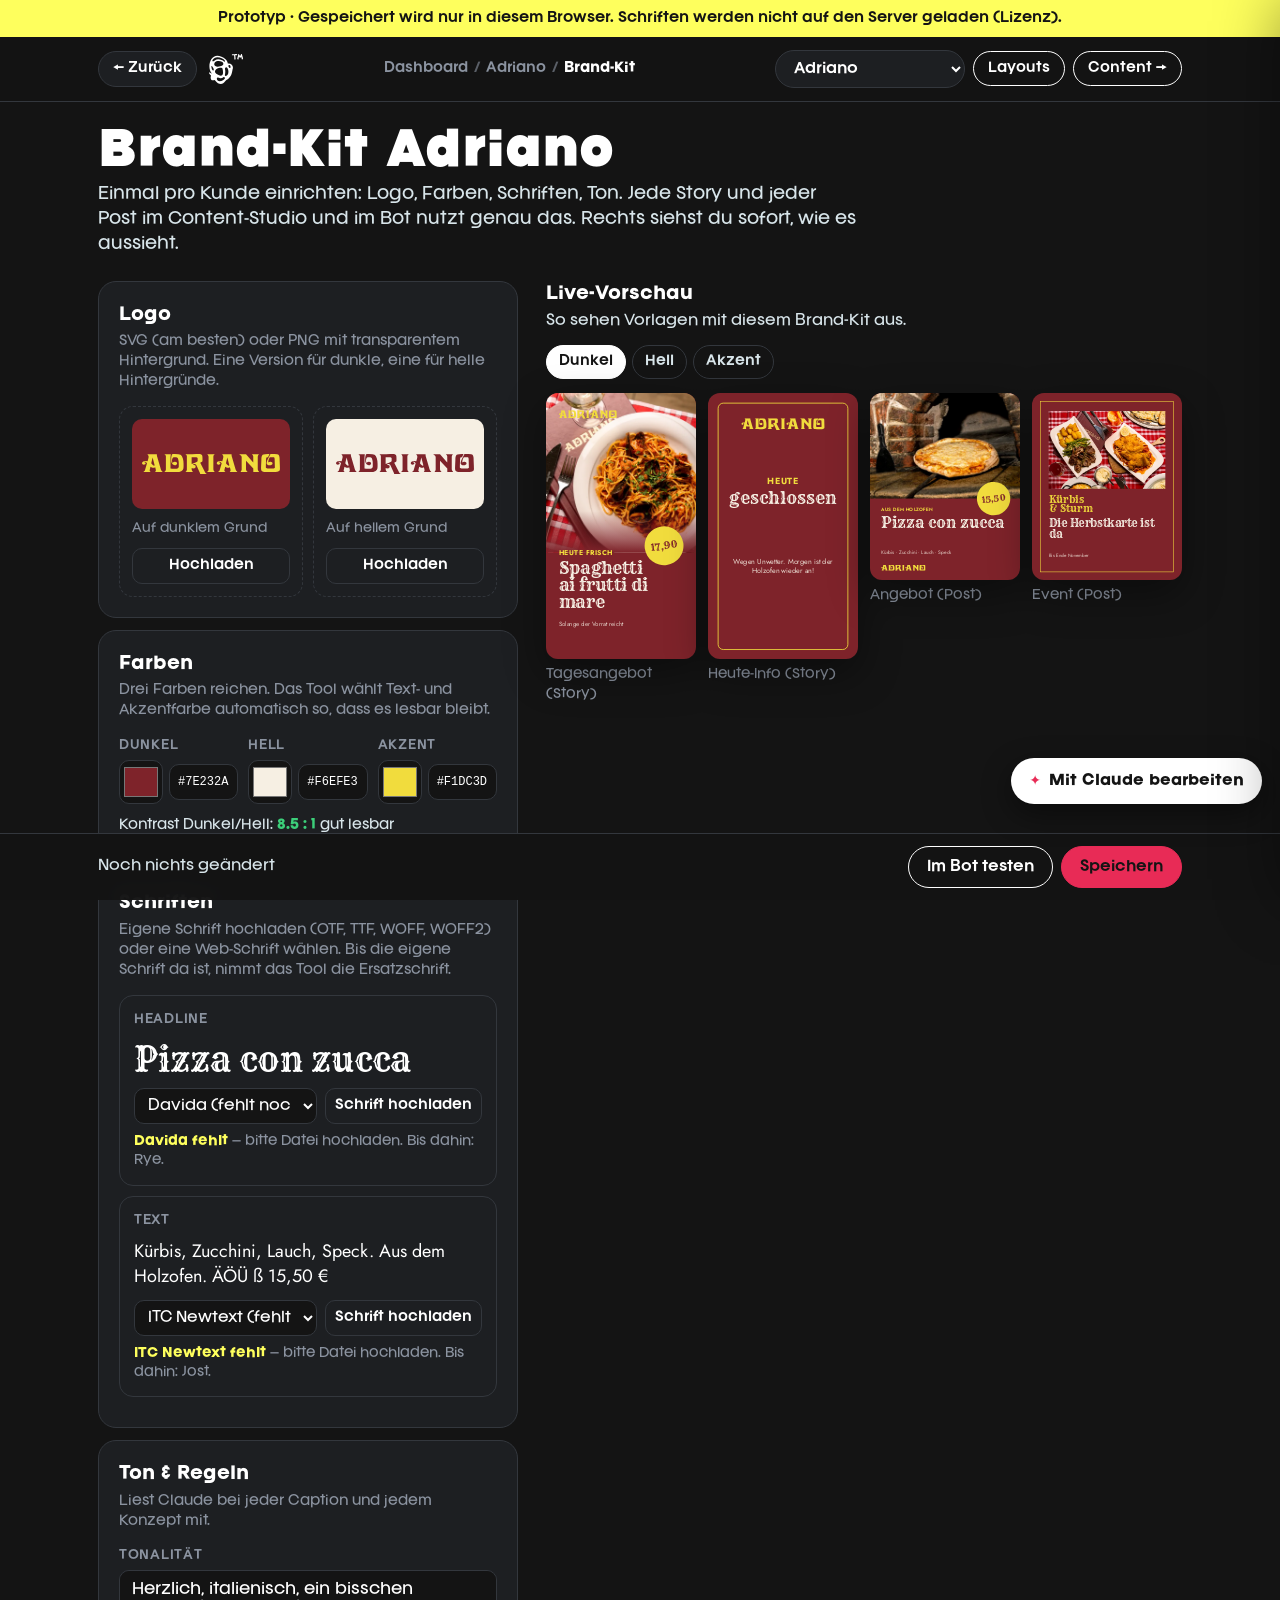
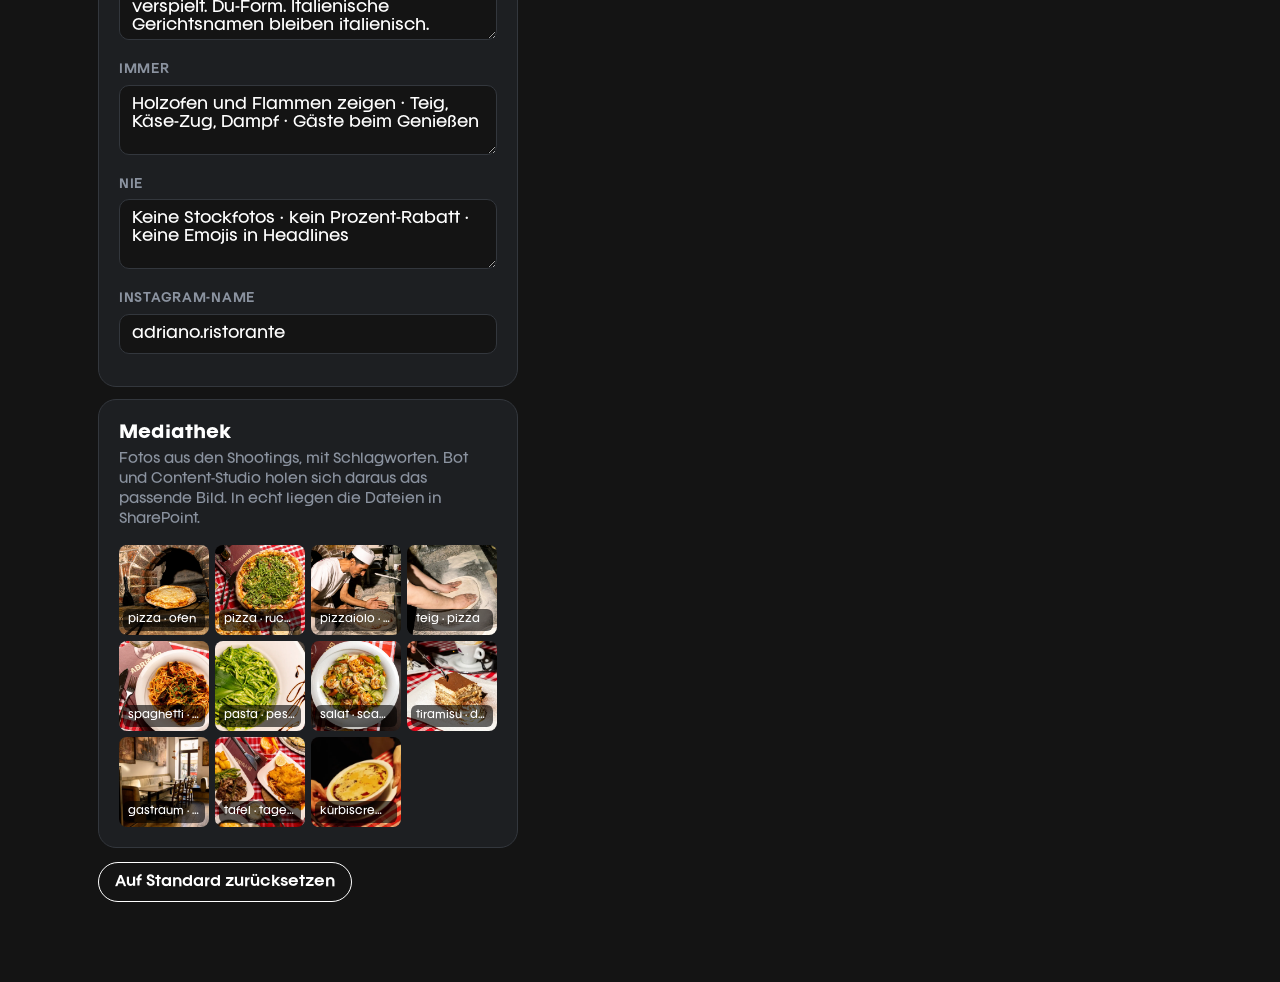
<file: brandkit/index.html>
<!doctype html>
<html lang="de">
<head>
<meta charset="utf-8">
<meta name="viewport" content="width=device-width,initial-scale=1,viewport-fit=cover">
<meta name="robots" content="noindex,nofollow">
<title>the first thought — Brand-Kit</title>
<meta name="theme-color" content="#141414">
<link rel="icon" href="../assets/img/logo-pink.svg" type="image/svg+xml">
<link rel="preconnect" href="https://fonts.googleapis.com">
<link rel="preconnect" href="https://fonts.gstatic.com" crossorigin>
<link rel="stylesheet" href="../assets/css/base.css">
<style>
  .banner{background:var(--yellow);color:var(--ink);font-size:13.5px;font-weight:600;text-align:center;padding:8px var(--gutter)}
  header.top{position:sticky;top:0;z-index:30;background:rgba(20,20,20,.92);backdrop-filter:blur(10px);-webkit-backdrop-filter:blur(10px);border-bottom:1px solid var(--line)}
  header.top .wrap{display:flex;align-items:center;justify-content:space-between;height:64px;gap:14px}
  .crumbs{font-size:13px;color:var(--muted);font-weight:600}
  .crumbs b{color:var(--paper)}
  .hdr-r{display:flex;gap:8px;align-items:center}
  .hdr-r .btn{white-space:nowrap}
  .csel{font:600 14px var(--sans);background:var(--ink-2);color:var(--paper);border:1.5px solid var(--line);border-radius:999px;padding:10px 14px;max-width:190px}
  h1{font-weight:900;font-size:clamp(30px,4vw,46px);margin:26px 0 6px;line-height:1.05}
  .lead{color:var(--mist);margin:0 0 24px;max-width:760px}
  .layout{display:grid;grid-template-columns:minmax(0,420px) minmax(0,1fr);gap:28px;align-items:start;padding-bottom:80px}
  @media (max-width:980px){.layout{grid-template-columns:minmax(0,1fr)}}
  .panel{background:var(--ink-2);border:1px solid var(--line);border-radius:var(--radius);padding:20px;margin-bottom:12px}
  .panel h2{font-size:17px;font-weight:700;margin:0 0 4px}
  .panel .hint{font-size:13px;color:var(--muted);margin:0 0 14px}
  .logos{display:grid;grid-template-columns:1fr 1fr;gap:10px}
  .slot{border:1.5px dashed var(--line);border-radius:14px;padding:12px;display:flex;flex-direction:column;gap:10px;align-items:stretch}
  .slot .pv{height:90px;border-radius:10px;display:grid;place-items:center;padding:10px}
  .slot .pv img{max-height:60px;max-width:100%}
  .slot .pv span{font-size:12.5px;opacity:.7}
  .slot small{font-size:12px;color:var(--muted)}
  .up{font:600 13px var(--sans);text-align:center;border:1.5px solid var(--line);border-radius:10px;padding:9px;cursor:pointer;color:var(--paper)}
  .up:hover{border-color:var(--pink);color:var(--pink)}
  .up input{display:none}
  .colors{display:grid;grid-template-columns:repeat(3,1fr);gap:10px}
  .col label{display:block;font-size:12px;font-weight:600;color:var(--muted);margin-bottom:6px;text-transform:uppercase;letter-spacing:.06em}
  .col .pick{display:flex;gap:6px;align-items:center}
  .col input[type=color]{width:44px;height:44px;border:1.5px solid var(--line);border-radius:10px;background:var(--ink);padding:2px;flex:none}
  .col input[type=text]{width:100%;min-width:0;font:12px ui-monospace,Menlo,monospace;background:var(--ink);color:var(--paper);border:1.5px solid var(--line);border-radius:10px;padding:10px 8px}
  .chk{margin-top:12px;font-size:13px;color:var(--mist)}
  .chk b.ok{color:#3ccf7a}.chk b.bad{color:var(--pink)}
  .font{border:1px solid var(--line);border-radius:14px;padding:14px;margin-bottom:10px}
  .font .top{display:flex;justify-content:space-between;align-items:center;gap:8px;font-size:12px;font-weight:600;color:var(--muted);text-transform:uppercase;letter-spacing:.06em}
  .font .sample{font-size:34px;line-height:1.15;margin:10px 0;word-break:break-word}
  .font .sample.body{font-size:18px;line-height:1.4}
  .font .row{display:flex;gap:8px;flex-wrap:wrap;align-items:center}
  .font select{flex:1;min-width:0;font:14px var(--sans);background:var(--ink);color:var(--paper);border:1.5px solid var(--line);border-radius:10px;padding:9px}
  .font .state{font-size:12.5px;color:var(--muted);margin-top:8px}
  .font .state b{color:#3ccf7a}
  .font .state b.warn{color:var(--yellow)}
  label.fld{display:block;margin-bottom:12px}
  label.fld span{display:block;font-size:12px;font-weight:600;letter-spacing:.06em;text-transform:uppercase;color:var(--muted);margin-bottom:6px}
  label.fld textarea,label.fld input{width:100%;font:15px var(--sans);color:var(--paper);background:var(--ink);border:1.5px solid var(--line);border-radius:10px;padding:10px 12px}
  label.fld textarea{min-height:70px;resize:vertical}
  .media{display:grid;grid-template-columns:repeat(4,1fr);gap:6px}
  .media div{aspect-ratio:1;border-radius:8px;background:var(--ink-3) center/cover;position:relative}
  .media div span{position:absolute;left:4px;right:4px;bottom:4px;font-size:10px;background:rgba(0,0,0,.6);color:#fff;border-radius:6px;padding:3px 5px;white-space:nowrap;overflow:hidden;text-overflow:ellipsis}
  .previews{position:sticky;top:84px}
  .previews h2{font-size:17px;margin:0 0 4px}
  .pvgrid{display:grid;grid-template-columns:repeat(4,minmax(0,1fr));gap:12px;align-items:start}
  @media (max-width:1200px){.pvgrid{grid-template-columns:repeat(2,minmax(0,1fr))}}
  .pvgrid figure{margin:0}
  .pvgrid .box{border-radius:12px;overflow:hidden;box-shadow:0 14px 40px rgba(0,0,0,.4)}
  .pvgrid figcaption{font-size:12.5px;color:var(--muted);margin-top:6px}
  .vars{display:flex;gap:6px;margin:0 0 14px}
  .vars button{font:600 13px var(--sans);padding:8px 12px;border-radius:999px;border:1.5px solid var(--line);background:transparent;color:var(--mist);cursor:pointer}
  .vars button[aria-pressed="true"]{background:var(--paper);color:var(--ink);border-color:var(--paper)}
  .actions{display:flex;gap:8px;flex-wrap:wrap;margin-top:14px}
  .actions .btn{padding:12px 16px;font-size:14px}
  .savebar{position:fixed;left:0;right:0;bottom:0;z-index:40;background:rgba(20,20,20,.95);backdrop-filter:blur(10px);-webkit-backdrop-filter:blur(10px);border-top:1px solid var(--line)}
  .savebar .wrap{display:flex;align-items:center;justify-content:space-between;gap:12px;padding-top:12px;padding-bottom:calc(12px + env(safe-area-inset-bottom))}
  .savebar #saved{font-size:14px;color:var(--mist)}
  .savebar #saved.ok{color:#3ccf7a}
  .savebar #saved.err{color:var(--pink)}
  .savebar .sbr{display:flex;gap:8px}
  .savebar .btn{padding:13px 18px;font-size:14px;white-space:nowrap}
  main{padding-bottom:90px}
  @media (max-width:560px){#lyLink{display:none}.savebar #toBot{display:none}.savebar #saved{font-size:12.5px;line-height:1.3}}
  @media (max-width:760px){.crumbs{display:none}}
  @media (max-width:980px){.previews{position:static}}
</style>
</head>
<body>
<div class="banner">Prototyp · Gespeichert wird nur in diesem Browser. Schriften werden nicht auf den Server geladen (Lizenz).</div>
<header class="top"><div class="wrap">
  <a href="../" aria-label="Zur Übersicht"><img class="logo" src="../assets/img/logo-white.svg" alt="the first thought" style="width:34px"></a>
  <span class="crumbs">Cockpit / <span id="crumbName">Kunde</span> / <b>Brand-Kit</b></span>
  <div class="hdr-r"><select id="client" class="csel" aria-label="Kunde wählen"></select><a class="btn" id="lyLink" href="../vorlagen/" style="padding:10px 14px;font-size:13px">Layouts</a><a class="btn" id="ctLink" href="../content/" style="padding:10px 14px;font-size:13px">Content →</a></div>
</div></header>

<main class="wrap">
  <h1 id="title">Brand-Kit</h1>
  <p class="lead">Einmal pro Kunde einrichten: Logo, Farben, Schriften, Ton. Jede Story und jeder Post im Content-Studio und im Bot nutzt genau das. Rechts siehst du sofort, wie es aussieht.</p>
  <div class="layout">
    <div>
      <section class="panel">
        <h2>Logo</h2>
        <p class="hint">SVG (am besten) oder PNG mit transparentem Hintergrund. Eine Version für dunkle, eine für helle Hintergründe.</p>
        <div class="logos">
          <div class="slot"><div class="pv" id="lgDarkPv"></div><small>Auf dunklem Grund</small><label class="up">Hochladen<input type="file" id="lgDark" accept=".svg,image/svg+xml,image/png"></label></div>
          <div class="slot"><div class="pv" id="lgLightPv"></div><small>Auf hellem Grund</small><label class="up">Hochladen<input type="file" id="lgLight" accept=".svg,image/svg+xml,image/png"></label></div>
        </div>
      </section>

      <section class="panel">
        <h2>Farben</h2>
        <p class="hint">Drei Farben reichen. Das Tool wählt Text- und Akzentfarbe automatisch so, dass es lesbar bleibt.</p>
        <div class="colors">
          <div class="col"><label>Dunkel</label><div class="pick"><input type="color" id="cDark"><input type="text" id="tDark" maxlength="7"></div></div>
          <div class="col"><label>Hell</label><div class="pick"><input type="color" id="cLight"><input type="text" id="tLight" maxlength="7"></div></div>
          <div class="col"><label>Akzent</label><div class="pick"><input type="color" id="cAccent"><input type="text" id="tAccent" maxlength="7"></div></div>
        </div>
        <div class="chk" id="contrast"></div>
      </section>

      <section class="panel">
        <h2>Schriften</h2>
        <p class="hint">Eigene Schrift hochladen (OTF, TTF, WOFF, WOFF2) oder eine Web-Schrift wählen. Bis die eigene Schrift da ist, nimmt das Tool die Ersatzschrift.</p>
        <div class="font">
          <div class="top">Headline <span id="hState"></span></div>
          <div class="sample" id="hSample">Pizza con zucca</div>
          <div class="row"><select id="hSel"></select><label class="up">Schrift hochladen<input type="file" id="hUp" accept=".otf,.ttf,.woff,.woff2"></label></div>
          <div class="state" id="hInfo"></div>
        </div>
        <div class="font">
          <div class="top">Text <span id="bState"></span></div>
          <div class="sample body" id="bSample">Kürbis, Zucchini, Lauch, Speck. Aus dem Holzofen. ÄÖÜ ß 15,50 €</div>
          <div class="row"><select id="bSel"></select><label class="up">Schrift hochladen<input type="file" id="bUp" accept=".otf,.ttf,.woff,.woff2"></label></div>
          <div class="state" id="bInfo"></div>
        </div>
      </section>

      <section class="panel">
        <h2>Ton & Regeln</h2>
        <p class="hint">Liest Claude bei jeder Caption und jedem Konzept mit.</p>
        <label class="fld"><span>Tonalität</span><textarea id="tone"></textarea></label>
        <label class="fld"><span>Immer</span><textarea id="dos"></textarea></label>
        <label class="fld"><span>Nie</span><textarea id="donts"></textarea></label>
        <label class="fld"><span>Instagram-Name</span><input id="handle"></label>
      </section>

      <section class="panel">
        <h2>Mediathek</h2>
        <p class="hint">Fotos aus den Shootings, mit Schlagworten. Bot und Content-Studio holen sich daraus das passende Bild. In echt liegen die Dateien in SharePoint.</p>
        <div class="media" id="media"></div>
      </section>

      <div class="actions">
        <button class="btn" type="button" id="reset">Auf Standard zurücksetzen</button>
      </div>
    </div>

    <div class="previews">
      <h2>Live-Vorschau</h2>
      <p class="lead" style="font-size:14px;margin-bottom:12px">So sehen Vorlagen mit diesem Brand-Kit aus.</p>
      <div class="vars" id="vars"></div>
      <div class="pvgrid" id="pv"></div>
    </div>
  </div>
</main>

<div class="savebar"><div class="wrap">
  <span id="saved">Noch nichts geändert</span>
  <div class="sbr"><a class="btn" id="toBot" href="../bot/">Im Bot testen</a><button class="btn btn--pink" type="button" id="saveBtn">Speichern</button></div>
</div></div>
<script src="../assets/js/templates.js"></script>
<script src="../assets/js/clients.js"></script>
<script src="../assets/js/nav.js"></script>
<script src="../assets/js/assist.js"></script>
<script>
(() => {
"use strict";
const $ = id => document.getElementById(id);
const esc = s => String(s ?? "").replace(/[&<>"]/g, c => ({ "&": "&amp;", "<": "&lt;", ">": "&gt;", '"': "&quot;" }[c]));
const CID = TFT_currentClient(), CL = TFT_CLIENTS[CID];
TFT_loadLayouts(CID);
let B = TFT_getBrand(CID);
let variant = "dark";

Object.values(TFT_CLIENTS).forEach(c => $("client").add(new Option(c.name + (c.real ? "" : " (Demo)"), c.id)));
$("client").value = CID; $("client").onchange = e => { const id = e.target.value; e.target.value = CID; TFT_go("?k=" + id); };
$("title").textContent = "Brand-Kit " + CL.name;
TFT_nav({ crumbs: [{ label: "Dashboard", href: "../anfragen/" }, { label: CL.name, href: "../content/?k=" + CID }, { label: "Brand-Kit" }], back: "../content/?k=" + CID, dirty: () => dirty, save: () => persist() });
$("ctLink").href = "../content/?k=" + CID; $("lyLink").href = "../vorlagen/?k=" + CID; $("toBot").href = "../bot/?k=" + CID;
$("saveBtn").onclick = persist;
document.addEventListener("keydown", e => { if ((e.metaKey || e.ctrlKey) && e.key === "s") { e.preventDefault(); persist(); } });

let dirty = false;
function save() { dirty = true; $("saved").className = "err"; $("saved").textContent = "● Nicht gespeichert"; }
function persist() {
  const ok = TFT_saveBrand(CID, B);
  let check = null; try { check = JSON.parse(localStorage.getItem("tft-brand-" + CID) || "null"); } catch (e) {}
  const really = ok && check && (check.fonts || []).length === (B.fonts || []).length;
  const t = new Date().toLocaleTimeString("de-AT", { hour: "2-digit", minute: "2-digit" });
  const fn = (B.fonts || []).map(f => f.family).join(", ");
  $("saved").className = really ? "ok" : "err";
  $("saved").textContent = really ? `✓ Gespeichert um ${t}${fn ? " · Schriften: " + fn : ""}` : "Nicht gespeichert: Browser-Speicher voll oder gesperrt (privates Fenster?)";
  if (really) dirty = false;
}

// ---------- Logo ----------
function renderLogos() {
  const set = (id, src, bg) => { const el = $(id); el.style.background = bg; el.innerHTML = src ? `<img src="${esc(src)}" alt="">` : `<span style="color:${bg === B.colors.dark ? B.colors.light : B.colors.dark}">${esc(B.logo || B.name)} (Text)</span>`; };
  set("lgDarkPv", B.logoOnDark, B.colors.dark);
  set("lgLightPv", B.logoOnLight, B.colors.light);
}
function readFile(file, cb) { const r = new FileReader(); r.onload = () => cb(r.result); r.readAsDataURL(file); }
$("lgDark").onchange = e => { const f = e.target.files[0]; if (f) readFile(f, d => { B.logoOnDark = d; save(); renderAll(); }); };
$("lgLight").onchange = e => { const f = e.target.files[0]; if (f) readFile(f, d => { B.logoOnLight = d; save(); renderAll(); }); };

// ---------- Farben ----------
const MAP = { Dark: "dark", Light: "light", Accent: "accent" };
Object.entries(MAP).forEach(([k, key]) => {
  $("c" + k).oninput = e => { B.colors[key] = e.target.value; $("t" + k).value = e.target.value.toUpperCase(); save(); renderAll(); };
  $("t" + k).onchange = e => { const v = e.target.value.trim(); if (/^#[0-9a-f]{6}$/i.test(v)) { B.colors[key] = v; save(); renderAll(); } };
});
function renderColors() {
  Object.entries(MAP).forEach(([k, key]) => { $("c" + k).value = B.colors[key]; $("t" + k).value = B.colors[key].toUpperCase(); });
  const c = TFT_contrast(B.colors.dark, B.colors.light);
  $("contrast").innerHTML = `Kontrast Dunkel/Hell: <b class="${c >= 4.5 ? "ok" : "bad"}">${c.toFixed(1)} : 1</b> ${c >= 4.5 ? "gut lesbar" : "zu schwach für kleine Schrift"}`;
}

// ---------- Schriften ----------
["hSel", "bSel"].forEach(id => TFT_FONTS.forEach(f => $(id).add(new Option(f, f))));
function fontOptions() {
  ["hSel", "bSel"].forEach(id => {
    const sel = $(id); [...sel.options].filter(o => o.dataset.custom).forEach(o => o.remove());
    (B.fonts || []).forEach(f => { const o = new Option(f.family + " (hochgeladen)", f.family); o.dataset.custom = "1"; sel.add(o, 0); });
    const cur = id === "hSel" ? B.head : B.body;
    if (![...sel.options].some(o => o.value === cur)) { const o = new Option(cur + " (fehlt noch)", cur); o.dataset.custom = "1"; sel.add(o, 0); }
    sel.value = cur;
  });
}
function fontState(name, fb, infoId) {
  const up = (B.fonts || []).some(f => f.family === name), web = TFT_FONTS.includes(name);
  $(infoId).innerHTML = up ? `<b>✓ ${esc(name)}</b> ist hochgeladen und aktiv.` : web ? `<b>✓ ${esc(name)}</b> (Web-Schrift)` : `<b class="warn">${esc(name)} fehlt</b> – bitte Datei hochladen. Bis dahin: ${esc(fb)}.`;
}
function upload(which) {
  return e => {
    const f = e.target.files[0]; if (!f) return;
    if (f.size > 1.5e6) { alert("Datei zu groß für die Demo (max. 1,5 MB)."); return; }
    readFile(f, data => {
      let family = f.name.replace(/\.(otf|ttf|woff2?)$/i, "").replace(/[-_]+/g, " ").replace(/\s+(regular|bold|book|roman)$/i, "").trim();
      if (which === "h" && B.head && !TFT_FONTS.includes(B.head) && !(B.fonts || []).some(x => x.family === B.head)) family = B.head;
      if (which === "b" && B.body && !TFT_FONTS.includes(B.body) && !(B.fonts || []).some(x => x.family === B.body)) family = B.body;
      B.fonts = (B.fonts || []).filter(x => x.family !== family).concat([{ family, data, file: f.name }]);
      if (which === "h") B.head = family; else B.body = family;
      save(); TFT_loadFonts(B); renderAll();
    });
  };
}
$("hUp").onchange = upload("h"); $("bUp").onchange = upload("b");
$("hSel").onchange = e => { B.head = e.target.value; save(); renderAll(); };
$("bSel").onchange = e => { B.body = e.target.value; save(); renderAll(); };
function renderFonts() {
  fontOptions();
  $("hSample").style.fontFamily = `'${B.head}','${B.headFallback}',serif`;
  $("bSample").style.fontFamily = `'${B.body}','${B.bodyFallback}',sans-serif`;
  $("hSample").style.color = $("bSample").style.color = "var(--paper)";
  fontState(B.head, B.headFallback, "hInfo"); fontState(B.body, B.bodyFallback, "bInfo");
}

// ---------- Ton ----------
["tone", "dos", "donts", "handle"].forEach(k => { $(k).value = B[k] || ""; $(k).oninput = e => { B[k] = e.target.value; save(); }; });

// ---------- Mediathek ----------
$("media").innerHTML = CL.media.map(m => `<div style="${m.url ? `background-image:url('${esc(m.url)}')` : ""}" title="${esc(m.tags.join(", "))}"><span>${esc(m.tags.slice(0, 2).join(" · ") || m.name)}</span></div>`).join("") || "<p class='hint'>Noch keine Fotos.</p>";

// ---------- Vorschau ----------
const VARS = [["dark", "Dunkel"], ["light", "Hell"], ["accent", "Akzent"]];
VARS.forEach(([v, l]) => { const b = document.createElement("button"); b.type = "button"; b.textContent = l; b.onclick = () => { variant = v; renderPreview(); }; b.dataset.v = v; $("vars").appendChild(b); });
const img = q => (TFT_pickMedia(CID, q) || {}).url || "";
function samples() {
  const sp = CID === "adriano";
  return [
    { label: "Tagesangebot (Story)", post: { tpl: "special", img: img(sp ? "spaghetti" : "seebarsch"), f: sp ? { kicker: "Heute frisch", title: "Spaghetti\nai frutti di mare", price: "17,90", sub: "Solange der Vorrat reicht" } : {} } },
    { label: "Heute-Info (Story)", post: { tpl: "today", f: sp ? { kicker: "Heute", big: "geschlossen", sub: "Wegen Unwetter. Morgen ist der Holzofen wieder an!" } : {} } },
    { label: "Angebot (Post)", post: { tpl: "offer", img: img(sp ? "holzofen" : "schnitzel"), f: sp ? { kicker: "Aus dem Holzofen", title: "Pizza con zucca", price: "15,50", sub: "Kürbis · Zucchini · Lauch · Speck" } : {} } },
    { label: "Event (Post)", post: { tpl: "event", img: img(sp ? "tafel" : "gansl"), f: sp ? { date: "Kürbis\n& Sturm", title: "Die Herbstkarte ist da", sub: "Bis Ende November" } : {} } }
  ];
}
function renderPreview() {
  $("vars").querySelectorAll("button").forEach(b => b.setAttribute("aria-pressed", String(b.dataset.v === variant)));
  const g = $("pv"); g.innerHTML = "";
  samples().forEach(s => {
    const fig = document.createElement("figure"); fig.innerHTML = `<div class="box"></div><figcaption>${esc(s.label)}</figcaption>`;
    g.appendChild(fig);
    requestAnimationFrame(() => TFT_mount(fig.querySelector(".box"), Object.assign({ v: variant }, s.post), B));
  });
}

function renderAll() { TFT_loadFonts(B); renderLogos(); renderColors(); renderFonts(); renderPreview(); }
$("reset").onclick = () => { TFT_resetBrand(CID); B = TFT_getBrand(CID); dirty = false; $("saved").className = "ok"; $("saved").textContent = "✓ Auf Standard zurückgesetzt"; ["tone", "dos", "donts", "handle"].forEach(k => $(k).value = B[k] || ""); renderAll(); };
document.addEventListener("tft-fonts", () => { renderFonts(); renderPreview(); });
window.addEventListener("resize", () => { clearTimeout(window.__r); window.__r = setTimeout(renderPreview, 200); });

// ---------- Bearbeitungs-Chat ----------
const SLOTNAME = { dark: "Dunkel", light: "Hell", accent: "Akzent" };
TFT_assist({
  title: "Brand-Kit " + CL.name,
  hello: `Ich kann das Brand-Kit von ${CL.name} per Text ändern. Mehrere Befehle mit „;“ trennen.`,
  examples: ["Akzentfarbe Gold", "Headline-Schrift Playfair Display", "Vorschau hell", "Ton: locker, mit Augenzwinkern", "Speichern"],
  fallback: "Farbpalette aus dem Logo ableiten, Ton aus alten Posts lernen, Do's & Don'ts vorschlagen",
  handle: t => {
    const low = t.toLowerCase();
    const col = TFT_parseColor(t);
    const slot = /akzent/.test(low) ? "accent" : /dunkel|haupt/.test(low) ? "dark" : /hell|hintergrund/.test(low) ? "light" : null;
    if (col && slot) { B.colors[slot] = col; save(); renderAll(); return { say: `${SLOTNAME[slot]}-Farbe ist jetzt ${col.toUpperCase()}.`, what: "Brand-Kit geändert, noch nicht gespeichert", tool: `set_color("${slot}", "${col}")` }; }
    const fm = t.match(/(headline|überschrift|titel|text|fließtext|body)[-\s]*schrift\s*(?:auf|:|=)?\s*(.+)$/i);
    if (fm) {
      const name = fm[2].trim(), all = [...(B.fonts || []).map(f => f.family), ...TFT_FONTS];
      const hit = all.find(f => f.toLowerCase() === name.toLowerCase()) || all.find(f => f.toLowerCase().includes(name.toLowerCase()));
      if (!hit) return { say: `„${name}“ habe ich nicht. Verfügbar: ${all.join(", ")}. Eigene Schriften lädst du links hoch.`, what: "nichts geändert" };
      const isHead = /headline|überschrift|titel/i.test(fm[1]);
      if (isHead) B.head = hit; else B.body = hit;
      save(); renderAll(); return { say: `${isHead ? "Headline" : "Text"}-Schrift ist jetzt ${hit}.`, what: "Brand-Kit geändert, noch nicht gespeichert", tool: `set_font("${isHead ? "head" : "body"}", "${hit}")` };
    }
    const vm = low.match(/vorschau\s*(?:auf\s*)?(hell|dunkel|akzent)/);
    if (vm) { variant = { hell: "light", dunkel: "dark", akzent: "accent" }[vm[1]]; renderPreview(); return { say: `Vorschau zeigt jetzt die Variante „${vm[1]}“.`, what: "Ansicht geändert" }; }
    const tn = t.match(/^(ton|tonalität)\s*[:=]?\s*(.+)$/i);
    if (tn) { B.tone = tn[2]; $("tone").value = B.tone; save(); return { say: "Tonalität übernommen.", what: "Brand-Kit geändert, noch nicht gespeichert", tool: `set_tone(…)` }; }
    const dn = t.match(/^(immer|nie)\s*[:=]?\s*(.+)$/i);
    if (dn) { const k = /immer/i.test(dn[1]) ? "dos" : "donts"; B[k] = (B[k] ? B[k] + " · " : "") + dn[2]; $(k).value = B[k]; save(); return { say: `Bei „${dn[1]}“ ergänzt: ${dn[2]}`, what: "Brand-Kit geändert, noch nicht gespeichert", tool: `add_rule("${k}", …)` }; }
    if (/^speicher/.test(low)) { persist(); return { say: "Gespeichert.", what: $("saved").textContent.replace(/^✓\s*/, "") }; }
    if (/zurücksetzen|reset/.test(low)) { $("reset").click(); return { say: "Brand-Kit auf Standard zurückgesetzt.", what: "zurückgesetzt" }; }
    return null;
  }
});
renderAll();
try { if (localStorage.getItem("tft-brand-" + CID)) { const fn = (B.fonts || []).map(f => f.family).join(", "); $("saved").className = "ok"; $("saved").textContent = "✓ Gespeichert in diesem Browser" + (fn ? " · Schriften: " + fn : " · noch keine eigenen Schriften"); } } catch (e) {}
})();
</script>
</body>
</html>
</file>
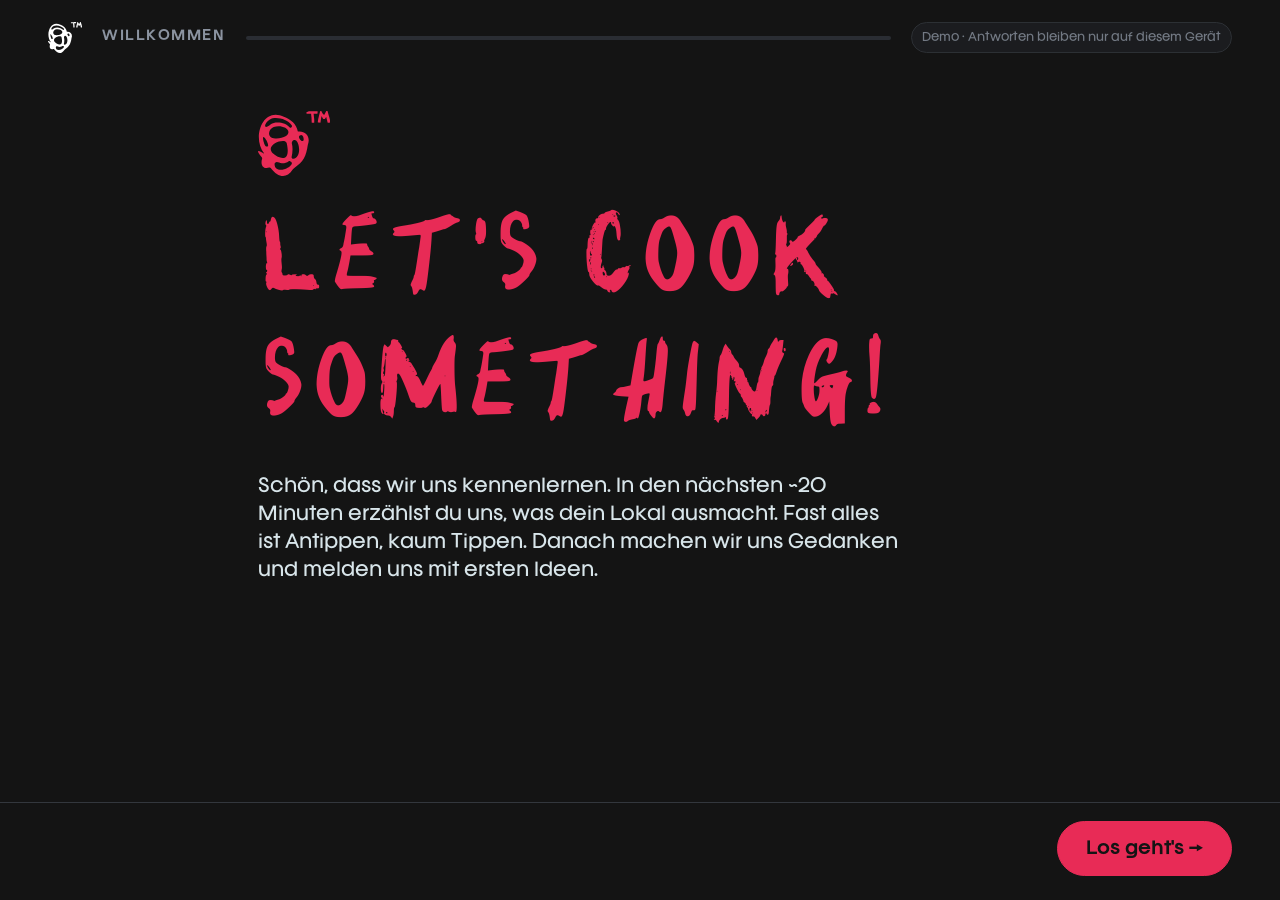
<file: fragebogen/index.html>
<!doctype html>
<html lang="de">
<head>
<meta charset="utf-8">
<meta name="viewport" content="width=device-width,initial-scale=1,viewport-fit=cover,user-scalable=no">
<meta name="robots" content="noindex,nofollow">
<title>the first thought — Willkommen</title>
<meta name="theme-color" content="#141414">
<meta name="apple-mobile-web-app-capable" content="yes">
<meta name="mobile-web-app-capable" content="yes">
<meta name="apple-mobile-web-app-status-bar-style" content="black-translucent">
<meta name="apple-mobile-web-app-title" content="first thought">
<link rel="manifest" href="manifest.webmanifest">
<link rel="icon" href="../assets/img/logo-pink.svg" type="image/svg+xml">
<link rel="apple-touch-icon" href="../assets/img/icon-180.png">
<link rel="stylesheet" href="../assets/css/base.css">
<style>
  html,body{height:100%}
  body{overflow:hidden;touch-action:manipulation;user-select:none;-webkit-user-select:none}
  .app{height:100%;height:100dvh;grid-template-columns:minmax(0,1fr);display:grid;grid-template-rows:auto 1fr auto;padding:env(safe-area-inset-top) env(safe-area-inset-right) env(safe-area-inset-bottom) env(safe-area-inset-left)}
  .bar{display:flex;align-items:center;gap:20px;padding:22px var(--gutter)}
  .bar .chapter{font-size:13px;font-weight:600;letter-spacing:.12em;text-transform:uppercase;color:var(--muted);white-space:nowrap}
  .progress{flex:1;height:4px;background:var(--ink-3);border-radius:4px;overflow:hidden}
  .progress i{display:block;height:100%;background:var(--pink);width:0;transition:width .4s ease}
  .stage{position:relative;overflow-y:auto;-webkit-overflow-scrolling:touch}
  .screen{max-width:860px;margin:0 auto;padding:clamp(16px,4vh,48px) var(--gutter) 40px;animation:in .35s ease}
  @keyframes in{from{opacity:0;transform:translateY(14px)}to{opacity:1;transform:none}}
  .q-kicker{color:var(--pink);font-weight:600;font-size:15px;margin-bottom:10px}
  .q-title{font-weight:900;font-size:clamp(30px,4.6vw,50px);line-height:1.06;margin:0 0 12px;letter-spacing:-.01em}
  .q-help{color:var(--mist);font-size:18px;margin:0 0 30px;max-width:640px}
  .welcome h1{font-family:var(--display);font-weight:400;color:var(--pink);font-size:clamp(64px,12vw,140px);line-height:.9;margin:20px 0 26px}
  .welcome .logo{width:72px}

  input[type=text],input[type=email],input[type=tel],input[type=number],textarea{width:100%;font:400 22px/1.4 var(--sans);color:var(--paper);background:var(--ink-2);border:1.5px solid var(--line);border-radius:14px;padding:18px 20px;outline:none;-webkit-user-select:text;user-select:text}
  textarea{min-height:170px;resize:vertical}
  input:focus,textarea:focus{border-color:var(--pink)}
  .fields{display:grid;gap:14px}
  .fields.two{grid-template-columns:1fr 1fr}
  @media (max-width:640px){.fields.two{grid-template-columns:1fr}}
  label.f span{display:block;font-size:13px;font-weight:600;letter-spacing:.08em;text-transform:uppercase;color:var(--muted);margin:0 0 8px}

  .chips{display:flex;flex-wrap:wrap;gap:10px}
  .opt{font:600 18px/1.2 var(--sans);padding:16px 22px;border-radius:999px;border:1.5px solid var(--line);background:var(--ink-2);color:var(--paper);cursor:pointer;transition:all .15s}
  .opt[aria-pressed="true"]{background:var(--pink);border-color:var(--pink);color:var(--ink)}
  .cards{display:grid;grid-template-columns:repeat(auto-fit,minmax(200px,1fr));gap:12px}
  .cards .opt{border-radius:18px;text-align:left;padding:24px;min-height:110px;display:flex;flex-direction:column;justify-content:space-between;gap:10px}
  .cards .opt small{font-weight:400;font-size:14px;opacity:.75}

  .grid{display:grid;grid-template-columns:110px repeat(7,1fr);gap:6px;font-size:14px}
  .grid .h{font-weight:600;color:var(--muted);text-align:center;padding:6px 0}
  .grid .r{font-weight:600;color:var(--mist);display:flex;align-items:center}
  .cell{height:52px;border-radius:10px;border:1.5px solid var(--line);background:var(--ink-2);cursor:pointer;font:600 12px var(--sans);color:var(--ink)}
  .cell[data-v="1"]{background:#5a3a43;border-color:#5a3a43;color:var(--paper)}
  .cell[data-v="2"]{background:var(--pink-soft);border-color:var(--pink-soft)}
  .cell[data-v="3"]{background:var(--pink);border-color:var(--pink)}
  .legend{display:flex;gap:18px;margin-top:16px;color:var(--mist);font-size:14px;flex-wrap:wrap}
  .legend i{display:inline-block;width:14px;height:14px;border-radius:4px;vertical-align:-2px;margin-right:6px}

  .slider{margin:8px 0 26px}
  .slider .top{display:flex;justify-content:space-between;font-weight:600;font-size:18px;margin-bottom:12px}
  .slider .top output{color:var(--pink);font-weight:900}
  input[type=range]{width:100%;accent-color:var(--pink);height:36px}

  .rank{display:grid;gap:10px}
  .rank .item{display:flex;align-items:center;gap:16px;background:var(--ink-2);border:1.5px solid var(--line);border-radius:14px;padding:16px 18px;font-size:19px;font-weight:600}
  .rank .item .n{font-weight:900;color:var(--pink);width:26px}
  .rank .item .mv{margin-left:auto;display:flex;gap:6px}
  .rank .item button{width:44px;height:44px;border-radius:10px;border:1.5px solid var(--line);background:transparent;color:var(--paper);font-size:18px;cursor:pointer}

  .swipe{display:grid;gap:12px}
  .pair{display:grid;grid-template-columns:1fr 1fr;gap:12px}
  .pair .opt{border-radius:18px;padding:22px;text-align:center;font-size:20px}

  .upload{display:flex;flex-direction:column;align-items:flex-start;gap:14px}
  .drop{width:100%;border:2px dashed var(--line);border-radius:18px;padding:40px;text-align:center;color:var(--mist);font-size:18px;cursor:pointer}
  .thumbs{display:flex;gap:10px;flex-wrap:wrap}
  .thumbs img{width:110px;height:110px;object-fit:cover;border-radius:12px}

  .sig{width:100%;height:220px;background:var(--mist);border-radius:18px;touch-action:none;cursor:crosshair}
  .check{display:flex;gap:14px;align-items:flex-start;font-size:17px;color:var(--mist);margin:0 0 14px;cursor:pointer}
  .check input{width:28px;height:28px;accent-color:var(--pink);flex:none}

  .prefill{background:var(--ink-2);border:1.5px solid var(--line);border-radius:18px;padding:22px;margin:0 0 22px}
  .prefill .row{display:flex;justify-content:space-between;gap:16px;padding:10px 0;border-top:1px solid var(--line);font-size:17px}
  .prefill .row:first-of-type{border-top:0}
  .prefill .row span{color:var(--muted)}
  .prefill .pill{display:inline-block;font-size:12px;font-weight:600;background:var(--blue);color:#fff;border-radius:999px;padding:5px 10px;margin-bottom:12px}

  .nav{display:flex;justify-content:space-between;align-items:center;gap:12px;padding:18px var(--gutter) 24px;border-top:1px solid var(--line)}
  .nav .btn{padding:18px 28px;font-size:17px;white-space:nowrap}
  .nav .ghost{border-color:transparent;color:var(--muted)}
  .nav .ghost:hover{background:transparent;color:var(--paper)}
  .skip{font-size:15px;color:var(--muted);background:none;border:0;cursor:pointer;text-decoration:underline}
  .done h1{font-family:var(--display);font-weight:400;color:var(--pink);font-size:clamp(60px,10vw,120px);line-height:.9;margin:20px 0}
  .demo-note{font-size:11px;white-space:nowrap;color:var(--muted);background:var(--ink-2);border:1px solid var(--line);padding:6px 10px;border-radius:999px;opacity:.8}
  @media (max-width:700px){
    .demo-note{display:none}
    .bar{padding:14px var(--gutter);gap:12px}
    .bar .chapter{font-size:11px}
    .screen{padding-top:20px}
    .q-kicker{font-size:13px;margin-bottom:6px}
    .q-help{font-size:16px;margin-bottom:22px}
    .welcome h1,.done h1{font-size:62px}
    .welcome .logo{width:56px}
    input[type=text],input[type=email],input[type=tel],input[type=number],textarea{font-size:17px;padding:14px 16px}
    textarea{min-height:150px}
    .opt{font-size:16px;padding:13px 18px}
    .cards{grid-template-columns:1fr 1fr;gap:8px}
    .cards .opt{padding:16px;min-height:92px;font-size:16px}
    .cards .opt small{font-size:12.5px}
    .grid{grid-template-columns:54px repeat(7,1fr);gap:4px}
    .grid .h{font-size:12px}
    .grid .r{font-size:11px;line-height:1.15}
    .cell{height:42px;border-radius:8px;font-size:0}
    .rank .item{font-size:16px;padding:12px 14px;gap:10px}
    .rank .item button{width:40px;height:40px}
    .pair .opt{font-size:17px;padding:16px}
    .prefill .row{font-size:15px}
    .drop{padding:28px;font-size:16px}
    .sig{height:180px}
    .nav{padding:12px var(--gutter)}
    .nav .btn{padding:15px 22px;font-size:16px}
    .nav .ghost{padding:15px 6px}
    .skip{font-size:13px}
    .slider .top{font-size:16px}
  }
  .admin{margin-top:30px;background:var(--ink-2);border:1px solid var(--line);border-radius:14px;padding:16px;font:12px/1.45 ui-monospace,Menlo,monospace;color:var(--mist);max-height:280px;overflow:auto;white-space:pre-wrap;-webkit-user-select:text;user-select:text;display:none}
</style>
</head>
<body>
<div class="app">
  <div class="bar">
    <img class="logo" src="../assets/img/logo-white.svg" alt="the first thought" style="width:34px">
    <span class="chapter" id="chapter">Willkommen</span>
    <div class="progress" aria-hidden="true"><i id="prog"></i></div>
    <span class="demo-note">Demo · Antworten bleiben nur auf diesem Gerät</span>
  </div>
  <div class="stage" id="stage"></div>
  <div class="nav">
    <button class="btn ghost" id="back" type="button">← Zurück</button>
    <button class="skip" id="skip" type="button">Später beantworten</button>
    <button class="btn btn--pink" id="next" type="button">Weiter →</button>
  </div>
</div>

<script>
(() => {
"use strict";
const DAYS=["Mo","Di","Mi","Do","Fr","Sa","So"];
const SLOTS=["Frühstück","Mittag","Nachmittag","Abend","Late Night"];
const SMALL=window.matchMedia("(max-width:700px)");
const SLOTS_S=["Früh","Mittag","Nachm.","Abend","Late"];

// ---------- Fragen ----------
const S = [
 {k:"welcome", ch:"Willkommen", type:"welcome"},
 // 1 Das Lokal
 {k:"lokal", ch:"1 · Das Lokal", type:"fields", title:"Erzähl uns von deinem Lokal.", help:"Name und Adresse reichen. Den Rest suchen wir im Hintergrund zusammen.", fields:[["name","Name des Lokals","text"],["adresse","Adresse","text"],["kontakt","Dein Name","text"],["tel","Telefon / WhatsApp","tel"]], two:true},
 {k:"prefill", ch:"1 · Das Lokal", type:"prefill", title:"Haben wir das richtig gefunden?", help:"Aus deinem Google-Profil, deiner Website und Instagram. Stimmt das so?"},
 {k:"typ", ch:"1 · Das Lokal", type:"cards", title:"Was für ein Betrieb bist du?", help:"Eins auswählen.", single:true, opts:[["Wirtshaus / Beisl","Österreichische Küche"],["Restaurant","International, Italienisch, Asiatisch …"],["Café / Bäckerei","Frühstück, Kuchen, Kaffee"],["Bar / Late Night","Drinks, Nachtleben"],["Imbiss / Fast Casual","Burger, Fries, Döner, Bowls"],["Fine Dining","Menü, Weinbegleitung"],["Heuriger / Weinbar","Wein im Mittelpunkt"],["Event-Location","Konzerte, Dinner-Shows, Feiern"]]},
 {k:"groesse", ch:"1 · Das Lokal", type:"sliders", title:"Wie groß bist du?", sliders:[["innen","Sitzplätze innen",0,300,60,""],["aussen","Plätze im Schanigarten",0,200,20,""],["bon","Durchschnittsbon pro Gast",5,120,28," €"]]},
 // 2 Story
 {k:"story", ch:"2 · Die Story", type:"text", title:"Warum gibt es euch?", help:"In deinen Worten. Kein Werbetext, einfach so, wie du's einem Freund erzählen würdest.", ph:"Wir haben aufgesperrt, weil …"},
 {k:"fehlen", ch:"2 · Die Story", type:"text", title:"Was würde Wien fehlen, wenn ihr morgen zusperrt?", help:"Das ist oft der Kern jeder guten Kampagne.", ph:"Ohne uns gäbe es kein …"},
 // 3 Helden
 {k:"helden", ch:"3 · Helden & Karte", type:"fields", title:"Deine drei Helden auf der Karte.", help:"Was verkauft sich am besten, was liebst du am meisten, was sieht am besten aus?", fields:[["bestseller","Bestseller","text"],["liebling","Dein Lieblingsgericht","text"],["insta","Das Instagram-Gericht","text"],["drink","Signature-Drink","text"]], two:true},
 {k:"karte", ch:"3 · Helden & Karte", type:"upload", title:"Speisekarte hochladen.", help:"Ein Foto reicht, auch handgeschrieben. Wir lesen sie aus."},
 // 4 Gäste & Zeiten
 {k:"heatmap", ch:"4 · Gäste & Zeiten", type:"heatmap", title:"Wann ist bei dir was los?", help:"Tipp auf ein Feld, um zwischen leer, okay und voll zu wechseln."},
 {k:"gaeste", ch:"4 · Gäste & Zeiten", type:"chips", title:"Wer sind deine Gäste?", help:"Alles auswählen, was passt.", opts:["Stammgäste","Touristen","Büro / Business","Studierende","Familien","Paare","Nachtschwärmer","Nachbarschaft","Event-Gäste","Lieferung / Abholung"]},
 // 5 Ziel
 {k:"ziel", ch:"5 · Ziel", type:"rank", title:"Was soll in 90 Tagen anders sein?", help:"Sortier nach Wichtigkeit. Ganz oben ist das, was am meisten zählt.", opts:["Mehr Umsatz insgesamt","Eine schwache Tageszeit füllen","Neue Gäste gewinnen","Stammgäste öfter sehen","Bessere Bewertungen","Personal finden"]},
 {k:"schwach", ch:"5 · Ziel", type:"text", title:"Was ärgert dich gerade am meisten?", help:"Leere Montage, schlechte Bewertungen, die Konkurrenz gegenüber … raus damit.", ph:"Am meisten ärgert mich …"},
 // 6 Marketing bisher
 {k:"kanaele", ch:"6 · Marketing bisher", type:"chips", title:"Wo bist du schon unterwegs?", help:"Alles, was es gibt. Auch wenn's eingeschlafen ist.", opts:["Instagram","TikTok","Facebook","Google-Profil","Website","Newsletter","Wolt","Lieferando","Tripadvisor","WhatsApp-Gruppe"]},
 {k:"budget", ch:"6 · Marketing bisher", type:"cards", title:"Wie viel Werbebudget pro Monat?", help:"Nur Media und Creator. Unsere Arbeit ist extra.", single:true, opts:[["0 €","Nur organisch"],["bis 300 €",""],["300–700 €",""],["700–1.500 €",""],["über 1.500 €",""],["Weiß ich noch nicht",""]]},
 {k:"bisher", ch:"6 · Marketing bisher", type:"text", title:"Was hat schon mal richtig gut funktioniert?", help:"Und was nie? Beides hilft uns.", ph:"Gut lief … / Nie funktioniert hat …"},
 // 7 Nachbarschaft
 {k:"anker", ch:"7 · Nachbarschaft", type:"chips", title:"Was ist in deiner Nähe?", help:"Daraus entstehen oft die besten Ideen, wie der Nachtdienst-Teller fürs Spital ums Eck.", opts:["Uni / FH","Schule","Spital","Büros","Markt","Bahnhof / U-Bahn","Theater / Konzerthaus","Bars & Clubs","Hotels","Park","Einkaufsstraße","Sportplatz"]},
 {k:"konkurrenz", ch:"7 · Nachbarschaft", type:"fields", title:"Wen siehst du als Konkurrenz?", help:"Bis zu drei Lokale. Wir schauen uns an, was die machen.", fields:[["k1","Konkurrent 1","text"],["k2","Konkurrent 2","text"],["k3","Konkurrent 3","text"]]},
 // 8 Marke & Ton
 {k:"ton", ch:"8 · Marke & Ton", type:"pairs", title:"Wie soll deine Marke klingen?", help:"Pro Zeile eins antippen. Bauchgefühl reicht.", pairs:[["Laut","Leise"],["Frech","Elegant"],["Wienerisch","Hochdeutsch"],["Du","Sie"],["Humor","Handwerk"],["Trendig","Zeitlos"]]},
 {k:"nogos", ch:"8 · Marke & Ton", type:"chips", title:"Was geht bei dir gar nicht?", help:"Damit wir nie danebengreifen.", opts:["Alkohol bewerben","Rabatte in Prozent","Gewinnspiele","Influencer","Politik","Religion","Schmäh auf Kosten anderer","Gesicht zeigen (ich selbst)"]},
 // 9 Rahmen
 {k:"rahmen", ch:"9 · Rahmen", type:"chips", title:"Was ist für Aktionen möglich?", help:"Damit unsere Ideen auch in deinem Alltag funktionieren.", opts:["Aktionspreise","Länger offen haben","Events im Lokal","Neue Gerichte (Limited)","Kooperationen","Gutscheine","Drehs während Betrieb","Mitarbeiter vor der Kamera"]},
 {k:"zugaenge", ch:"9 · Rahmen", type:"chips", title:"Welche Zugänge kannst du uns geben?", help:"Nur lesend, für die Analyse. Du kannst sie jederzeit entziehen.", opts:["Instagram / Meta Business","TikTok Business","Google-Unternehmensprofil","Website","Fotos & Videos (Ordner)"]},
 {k:"ok", ch:"9 · Rahmen", type:"consent", title:"Fast fertig.", help:"Kurz bestätigen und unterschreiben."},
 {k:"done", ch:"Danke", type:"done"}
];

// ---------- State ----------
const KEY="tft-fragebogen-demo";
let st={i:0,a:{}};
try{const s=JSON.parse(localStorage.getItem(KEY)||"null"); if(s&&typeof s.i==="number")st=s;}catch(e){}
const save=()=>{try{localStorage.setItem(KEY,JSON.stringify(st));}catch(e){}};
const A=st.a;
const $=(h)=>{const d=document.createElement("div");d.innerHTML=h.trim();return d.firstElementChild;};
const esc=(s)=>String(s??"").replace(/[&<>"]/g,c=>({"&":"&amp;","<":"&lt;",">":"&gt;",'"':"&quot;"}[c]));

const stage=document.getElementById("stage"), prog=document.getElementById("prog"), chap=document.getElementById("chapter");
const back=document.getElementById("back"), next=document.getElementById("next"), skip=document.getElementById("skip");

function head(q){return `<div class="q-kicker">${esc(q.ch)}</div><h2 class="q-title">${esc(q.title)}</h2>${q.help?`<p class="q-help">${esc(q.help)}</p>`:""}`;}

function render(){
  const q=S[st.i];
  chap.textContent=q.ch;
  prog.style.width=Math.round(st.i/(S.length-1)*100)+"%";
  back.style.visibility=(st.i===0||q.type==="done")?"hidden":"visible";
  skip.style.visibility=(["welcome","done","consent"].includes(q.type))?"hidden":"visible";
  skip.textContent=SMALL.matches?"Später":"Später beantworten";
  next.textContent=q.type==="welcome"?"Los geht's →":q.type==="consent"?"Absenden ✓":q.type==="done"?"Neu starten":"Weiter →";
  const sc=document.createElement("div"); sc.className="screen";
  stage.innerHTML=""; stage.appendChild(sc); stage.scrollTop=0;

  if(q.type==="welcome"){
    sc.className+=" welcome";
    sc.innerHTML=`<img class="logo" src="../assets/img/logo-pink.svg" alt=""><h1>LET'S COOK<br>SOMETHING!</h1><p class="q-help">Schön, dass wir uns kennenlernen. In den nächsten ~20 Minuten erzählst du uns, was dein Lokal ausmacht. Fast alles ist Antippen, kaum Tippen. Danach machen wir uns Gedanken und melden uns mit ersten Ideen.</p>`;
  }
  if(q.type==="fields"){
    sc.innerHTML=head(q);
    const f=$(`<div class="fields ${q.two?"two":""}"></div>`);
    q.fields.forEach(([id,l,t])=>{
      const w=$(`<label class="f"><span>${esc(l)}</span><input type="${t}" autocomplete="off"></label>`);
      const inp=w.querySelector("input"); inp.value=(A[q.k]||{})[id]||"";
      inp.addEventListener("input",()=>{A[q.k]=A[q.k]||{};A[q.k][id]=inp.value;save();});
      f.appendChild(w);
    });
    sc.appendChild(f);
  }
  if(q.type==="prefill"){
    const n=(A.lokal&&A.lokal.name)||"Dein Lokal";
    sc.innerHTML=head(q)+`<div class="prefill"><span class="pill">Automatisch gefunden · Demo-Werte</span>
      <div class="row"><span>Name</span><b>${esc(n)}</b></div>
      <div class="row"><span>Google</span><b>4,6 ★ · 812 Bewertungen</b></div>
      <div class="row"><span>Kategorie</span><b>Restaurant</b></div>
      <div class="row"><span>Öffnungszeiten</span><b>Di–Sa 11:30–23:00</b></div>
      <div class="row"><span>Instagram</span><b>3.420 Follower · 2 Posts/Woche</b></div>
      <div class="row"><span>TikTok</span><b>nicht gefunden</b></div></div>`;
    const c=$(`<div class="chips"></div>`);
    ["Passt so","Fast — ich korrigiere was"].forEach(o=>{const b=opt(o,A.prefill===o);b.onclick=()=>{A.prefill=o;save();render();};c.appendChild(b);});
    sc.appendChild(c);
  }
  if(q.type==="cards"||q.type==="chips"){
    sc.innerHTML=head(q);
    const wrap=$(`<div class="${q.type==="cards"?"cards":"chips"}"></div>`);
    const sel=A[q.k]||(q.single?null:[]);
    q.opts.forEach(o=>{
      const label=Array.isArray(o)?o[0]:o, sub=Array.isArray(o)?o[1]:"";
      const on=q.single?sel===label:sel.includes(label);
      const b=opt(label,on,sub);
      b.onclick=()=>{
        if(q.single){A[q.k]=label;}else{const arr=A[q.k]||[];A[q.k]=arr.includes(label)?arr.filter(x=>x!==label):[...arr,label];}
        save();render();
      };
      wrap.appendChild(b);
    });
    sc.appendChild(wrap);
  }
  if(q.type==="sliders"){
    sc.innerHTML=head(q);
    A[q.k]=A[q.k]||{};
    q.sliders.forEach(([id,l,min,max,def,unit])=>{
      const v=A[q.k][id]??def;
      const w=$(`<div class="slider"><div class="top"><span>${esc(l)}</span><output>${v}${unit}</output></div><input type="range" min="${min}" max="${max}" value="${v}"></div>`);
      const r=w.querySelector("input"),o=w.querySelector("output");
      r.oninput=()=>{o.textContent=r.value+unit;A[q.k][id]=+r.value;save();};
      sc.appendChild(w);
    });
  }
  if(q.type==="text"){
    sc.innerHTML=head(q);
    const t=$(`<textarea placeholder="${esc(q.ph||"")}"></textarea>`);
    t.value=A[q.k]||""; t.oninput=()=>{A[q.k]=t.value;save();};
    sc.appendChild(t);
    sc.appendChild($(`<p class="q-help" style="margin-top:14px;font-size:15px">Lieber reden als tippen? In der fertigen Version gibt's hier einen Mikrofon-Button, der mitschreibt.</p>`));
  }
  if(q.type==="upload"){
    sc.innerHTML=head(q);
    const w=$(`<div class="upload"><label class="drop">📷 Foto aufnehmen oder auswählen<input type="file" accept="image/*,application/pdf" multiple hidden></label><div class="thumbs"></div></div>`);
    const inp=w.querySelector("input"), th=w.querySelector(".thumbs");
    inp.onchange=()=>{[...inp.files].forEach(f=>{if(f.type.startsWith("image/")){const im=document.createElement("img");im.src=URL.createObjectURL(f);th.appendChild(im);}else{th.appendChild($(`<span class="opt">${esc(f.name)}</span>`));}});A[q.k]=(A[q.k]||0)+inp.files.length;save();};
    sc.appendChild(w);
  }
  if(q.type==="heatmap"){
    sc.innerHTML=head(q);
    A[q.k]=A[q.k]||{};
    const g=$(`<div class="grid"></div>`);
    g.appendChild($(`<div></div>`)); DAYS.forEach(d=>g.appendChild($(`<div class="h">${d}</div>`)));
    SLOTS.forEach((s,si)=>{
      g.appendChild($(`<div class="r">${SMALL.matches?SLOTS_S[si]:s}</div>`));
      DAYS.forEach(d=>{
        const id=d+"-"+s, v=A[q.k][id]||0;
        const c=$(`<button type="button" class="cell" data-v="${v}" aria-label="${d} ${s}"></button>`);
        c.textContent=["","leer","okay","voll"][v];
        c.onclick=()=>{const nv=((A[q.k][id]||0)+1)%4;A[q.k][id]=nv;c.dataset.v=nv;c.textContent=["","leer","okay","voll"][nv];save();};
        g.appendChild(c);
      });
    });
    sc.appendChild(g);
    sc.appendChild($(`<div class="legend"><span><i style="background:#5a3a43"></i>leer</span><span><i style="background:var(--pink-soft)"></i>okay</span><span><i style="background:var(--pink)"></i>voll</span><span>Nicht getippt = geschlossen</span></div>`));
  }
  if(q.type==="rank"){
    sc.innerHTML=head(q);
    A[q.k]=A[q.k]||q.opts.slice();
    const list=$(`<div class="rank"></div>`);
    A[q.k].forEach((o,ix)=>{
      const it=$(`<div class="item"><span class="n">${ix+1}</span><span>${esc(o)}</span><span class="mv"><button type="button" aria-label="nach oben">↑</button><button type="button" aria-label="nach unten">↓</button></span></div>`);
      const [up,dn]=it.querySelectorAll("button");
      up.onclick=()=>{if(ix>0){const a=A[q.k];[a[ix-1],a[ix]]=[a[ix],a[ix-1]];save();render();}};
      dn.onclick=()=>{const a=A[q.k];if(ix<a.length-1){[a[ix+1],a[ix]]=[a[ix],a[ix+1]];save();render();}};
      list.appendChild(it);
    });
    sc.appendChild(list);
  }
  if(q.type==="pairs"){
    sc.innerHTML=head(q);
    A[q.k]=A[q.k]||{};
    const w=$(`<div class="swipe"></div>`);
    q.pairs.forEach(([l,r],ix)=>{
      const p=$(`<div class="pair"></div>`);
      [l,r].forEach(v=>{const b=opt(v,A[q.k][ix]===v);b.onclick=()=>{A[q.k][ix]=v;save();render();};p.appendChild(b);});
      w.appendChild(p);
    });
    sc.appendChild(w);
  }
  if(q.type==="consent"){
    sc.innerHTML=head(q);
    A[q.k]=A[q.k]||{};
    [["dsgvo","Ich bin einverstanden, dass the first thought meine Angaben speichert und für die Ausarbeitung von Ideen verarbeitet (Datenschutzerklärung)."],["kontakt","the first thought darf mich mit Vorschlägen kontaktieren."]].forEach(([id,t])=>{
      const l=$(`<label class="check"><input type="checkbox"><span>${esc(t)}</span></label>`);
      const cb=l.querySelector("input"); cb.checked=!!A[q.k][id]; cb.onchange=()=>{A[q.k][id]=cb.checked;save();};
      sc.appendChild(l);
    });
    const cv=$(`<canvas class="sig" aria-label="Unterschrift"></canvas>`);
    sc.appendChild($(`<label class="f" style="margin-top:12px"><span>Unterschrift</span></label>`));
    sc.appendChild(cv);
    requestAnimationFrame(()=>sigpad(cv,q.k));
  }
  if(q.type==="done"){
    sc.className+=" done";
    const n=(A.lokal&&A.lokal.name)?A.lokal.name:"dein Lokal";
    sc.innerHTML=`<img class="logo" src="../assets/img/logo-pink.svg" alt="" style="width:72px"><h1>THANK<br>YOU!</h1><p class="q-help">Danke! Wir machen uns jetzt Gedanken über ${esc(n)} und melden uns in den nächsten Tagen mit ersten Ideen.</p><p class="q-help" style="font-size:15px">Demo-Hinweis: In der fertigen Version landen die Antworten jetzt in der Kundenakte im Cockpit, und Claude beginnt mit der Recherche. Der Kunde sieht hier nichts davon.</p><button class="skip" id="peek" type="button">Für Minashe: Antworten als Daten ansehen</button><pre class="admin" id="dump"></pre>`;
    sc.querySelector("#peek").onclick=()=>{const d=sc.querySelector("#dump");d.style.display="block";d.textContent=JSON.stringify(A,null,2);};
  }
}

function opt(label,on,sub){
  const b=document.createElement("button"); b.type="button"; b.className="opt"; b.setAttribute("aria-pressed",String(!!on));
  b.innerHTML=esc(label)+(sub?`<small>${esc(sub)}</small>`:"");
  return b;
}

function sigpad(cv,k){
  const r=cv.getBoundingClientRect(), dpr=window.devicePixelRatio||1;
  cv.width=r.width*dpr; cv.height=r.height*dpr;
  const c=cv.getContext("2d"); c.scale(dpr,dpr); c.lineWidth=2.6; c.lineCap="round"; c.strokeStyle="#141414";
  let draw=false;
  const pt=e=>{const b=cv.getBoundingClientRect();return [e.clientX-b.left,e.clientY-b.top];};
  cv.onpointerdown=e=>{draw=true;cv.setPointerCapture(e.pointerId);c.beginPath();c.moveTo(...pt(e));};
  cv.onpointermove=e=>{if(!draw)return;c.lineTo(...pt(e));c.stroke();};
  cv.onpointerup=()=>{draw=false;A[k].signed=true;save();};
}

back.onclick=()=>{if(st.i>0){st.i--;save();render();}};
skip.onclick=()=>{if(st.i<S.length-1){st.i++;save();render();}};
next.onclick=()=>{
  const q=S[st.i];
  if(q.type==="done"){st={i:0,a:{}};try{localStorage.removeItem(KEY);}catch(e){} location.reload();return;}
  if(st.i<S.length-1){st.i++;save();render();}
};
render();
if("serviceWorker" in navigator){navigator.serviceWorker.register("sw.js").catch(()=>{});}
})();
</script>
</body>
</html>
</file>
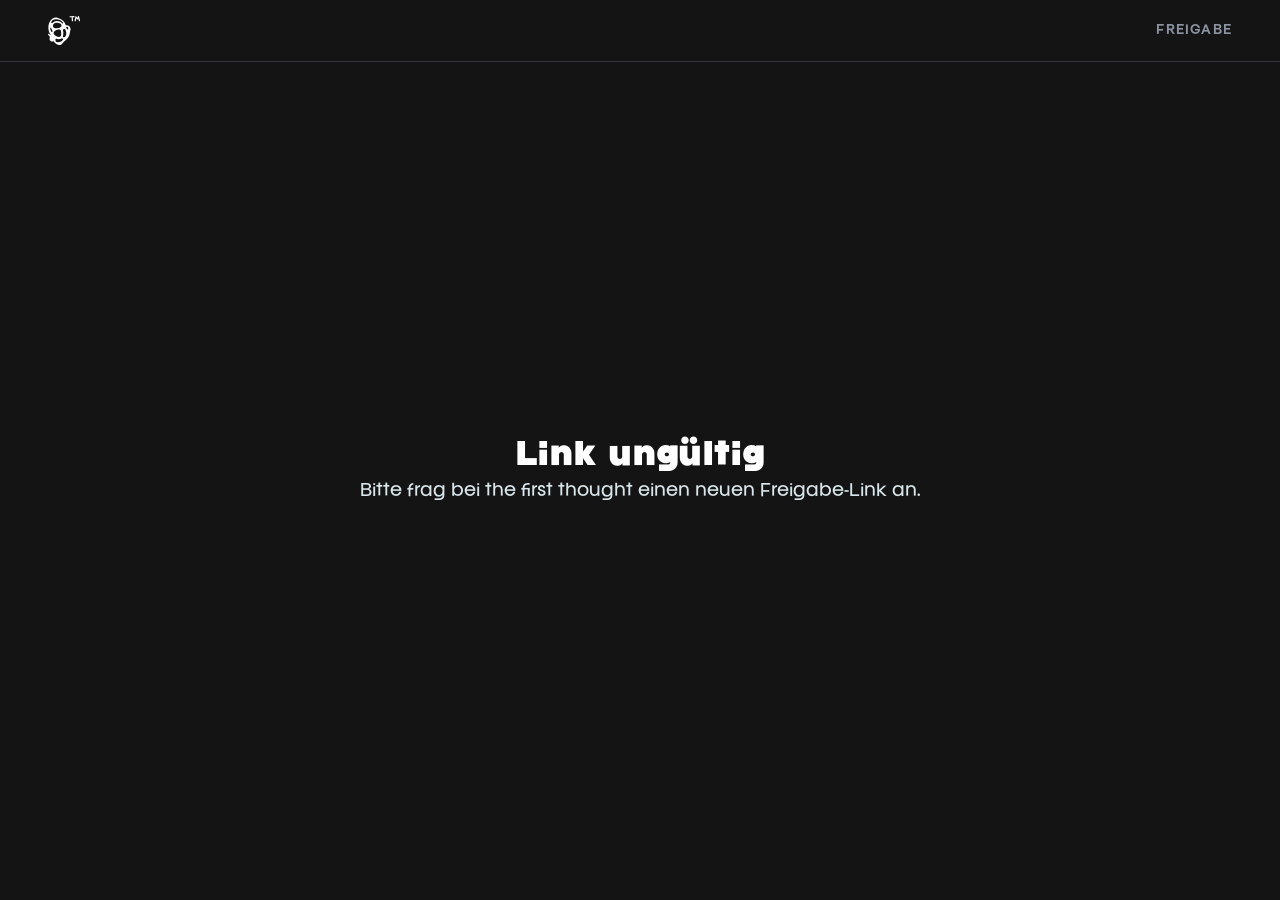
<file: freigabe/index.html>
<!doctype html>
<html lang="de">
<head>
<meta charset="utf-8">
<meta name="viewport" content="width=device-width,initial-scale=1,viewport-fit=cover">
<meta name="robots" content="noindex,nofollow">
<title>Freigabe — the first thought</title>
<meta name="theme-color" content="#141414">
<link rel="icon" href="../assets/img/logo-pink.svg" type="image/svg+xml">
<link rel="preconnect" href="https://fonts.googleapis.com">
<link rel="preconnect" href="https://fonts.gstatic.com" crossorigin>
<link rel="stylesheet" href="../assets/css/base.css">
<style>
  body{min-height:100vh;min-height:100dvh}
  .top{display:flex;align-items:center;justify-content:space-between;padding:16px var(--gutter);border-bottom:1px solid var(--line)}
  .top span{font-size:12px;font-weight:600;letter-spacing:.1em;text-transform:uppercase;color:var(--muted)}
  .wrap{max-width:560px}
  .lockscreen{min-height:calc(100dvh - 70px);display:grid;place-items:center;text-align:center;padding:24px var(--gutter)}
  .lockscreen h1{font-weight:900;font-size:30px;line-height:1.1;margin:14px 0 6px}
  .lockscreen p{color:var(--mist);margin:0 0 24px}
  .dots{display:flex;justify-content:center;gap:14px;margin:0 0 24px}
  .dots i{width:16px;height:16px;border-radius:50%;border:2px solid var(--mist)}
  .dots i.on{background:var(--pink);border-color:var(--pink)}
  .dots.err{animation:sh .35s}
  @keyframes sh{25%{transform:translateX(-8px)}75%{transform:translateX(8px)}}
  .pad{display:grid;grid-template-columns:repeat(3,76px);gap:14px;justify-content:center}
  .pad button{height:76px;border-radius:50%;border:1.5px solid var(--line);background:var(--ink-2);color:var(--paper);font:600 28px var(--sans);cursor:pointer}
  .pad button:active{background:var(--pink);color:var(--ink)}
  .pad button.ghost{border:0;background:transparent;font-size:15px;color:var(--muted)}
  .msg{min-height:22px;color:var(--pink);font-size:14px;margin-top:16px}

  .review{padding:22px var(--gutter) 140px}
  .review h1{font-weight:900;font-size:28px;line-height:1.1;margin:6px 0 4px}
  .review .sub{color:var(--mist);margin:0 0 20px}
  .card{background:var(--ink-2);border:1px solid var(--line);border-radius:20px;overflow:hidden;margin-bottom:18px}
  .card .meta{display:flex;justify-content:space-between;align-items:center;padding:12px 16px;font-size:13.5px;color:var(--mist)}
  .card .meta b{color:var(--paper)}
  .card .pv{background:#000}
  .card .pv.story{max-width:300px;margin:0 auto}
  .card .cap{padding:12px 16px;font-size:14.5px;color:var(--mist);border-top:1px solid var(--line);white-space:pre-wrap}
  .card .act{display:grid;grid-template-columns:1fr 1fr;gap:8px;padding:12px 16px 16px}
  .card .act button{font:700 15px var(--sans);padding:14px;border-radius:14px;border:1.5px solid var(--line);background:transparent;color:var(--paper);cursor:pointer}
  .card .act button.ok[aria-pressed="true"]{background:#3ccf7a;border-color:#3ccf7a;color:var(--ink)}
  .card .act button.ch[aria-pressed="true"]{background:var(--pink);border-color:var(--pink);color:var(--ink)}
  .card textarea{display:none;width:calc(100% - 32px);margin:0 16px 16px;font:16px var(--sans);background:var(--ink);color:var(--paper);border:1.5px solid var(--pink);border-radius:12px;padding:12px;min-height:80px}
  .card.change textarea{display:block}
  .bar{position:fixed;left:0;right:0;bottom:0;background:rgba(20,20,20,.96);backdrop-filter:blur(10px);-webkit-backdrop-filter:blur(10px);border-top:1px solid var(--line);padding:12px var(--gutter) calc(12px + env(safe-area-inset-bottom))}
  .bar .in{max-width:560px;margin:0 auto;display:flex;gap:10px;align-items:center;justify-content:space-between}
  .bar span{font-size:14px;color:var(--mist)}
  .bar .btn{padding:15px 20px;font-size:15px;white-space:nowrap}
  .bar .btn[disabled]{opacity:.4;pointer-events:none}
  .done{text-align:center;padding:60px var(--gutter)}
  .done h1{font-family:var(--display);font-weight:400;color:var(--pink);font-size:72px;line-height:.9;margin:20px 0}
  .done p{color:var(--mist)}
  .demo{font-size:12px;color:var(--muted);margin-top:24px}
</style>
</head>
<body>
<div class="top"><img class="logo" src="../assets/img/logo-white.svg" alt="the first thought" style="width:32px"><span>Freigabe</span></div>
<div id="app"></div>

<script src="../assets/js/templates.js"></script>
<script>
(() => {
"use strict";
const app = document.getElementById("app");
const esc = s => String(s ?? "").replace(/[&<>"]/g, c => ({ "&": "&amp;", "<": "&lt;", ">": "&gt;", '"': "&quot;" }[c]));
let D = null;
try { const m = location.hash.match(/d=([^&]+)/); if (m) D = TFT_unpack(m[1]); } catch (e) {}
if (!D) { app.innerHTML = `<div class="lockscreen"><div><h1>Link ungültig</h1><p>Bitte frag bei the first thought einen neuen Freigabe-Link an.</p></div></div>`; return; }
if (D.x && Date.now() > D.x) { app.innerHTML = `<div class="lockscreen"><div><h1>Link abgelaufen</h1><p>Dieser Freigabe-Link war 7 Tage gültig. Bitte frag einen neuen an.</p></div></div>`; return; }
TFT_loadFonts(D.b);
(D.p || []).forEach(p => { if (p.layout) TFT_useLayout(p.tpl, p.layout); });

// ---------- PIN ----------
let pin = "", tries = 0, lockedUntil = 0;
function lock() {
  app.innerHTML = `<div class="lockscreen"><div>
    <img src="../assets/img/logo-pink.svg" alt="" style="width:56px;margin:0 auto">
    <h1>Neue Posts für<br>${esc(D.b.name)}</h1>
    <p>${D.p.length} Posts warten auf deine Freigabe. Gib die PIN ein, die du von uns bekommen hast.</p>
    <div class="dots" id="dots">${"<i></i>".repeat(4)}</div>
    <div class="pad" id="pad"></div>
    <div class="msg" id="msg"></div>
  </div></div>`;
  const pad = document.getElementById("pad");
  ["1","2","3","4","5","6","7","8","9","","0","⌫"].forEach(k => {
    const b = document.createElement("button"); b.type = "button"; b.textContent = k;
    if (k === "") { b.className = "ghost"; b.disabled = true; }
    if (k === "⌫") b.className = "ghost";
    b.onclick = () => press(k);
    pad.appendChild(b);
  });
}
async function press(k) {
  const msg = document.getElementById("msg");
  if (Date.now() < lockedUntil) { msg.textContent = `Zu viele Versuche. Bitte ${Math.ceil((lockedUntil - Date.now()) / 1000)} s warten.`; return; }
  if (k === "⌫") pin = pin.slice(0, -1); else if (pin.length < 4) pin += k;
  [...document.querySelectorAll("#dots i")].forEach((i, ix) => i.classList.toggle("on", ix < pin.length));
  if (pin.length === 4) {
    const ok = (await TFT_hash(D.s + pin)) === D.h;
    if (ok) { review(); return; }
    tries++; pin = "";
    const dots = document.getElementById("dots"); dots.classList.remove("err"); void dots.offsetWidth; dots.classList.add("err");
    [...dots.children].forEach(i => i.classList.remove("on"));
    if (tries >= 3) { lockedUntil = Date.now() + 60000; tries = 0; msg.textContent = "Gesperrt für 60 Sekunden."; }
    else msg.textContent = "PIN stimmt nicht.";
  }
}

// ---------- Review ----------
const R = {};
function review() {
  const fmt = iso => new Date(iso + "T12:00").toLocaleDateString("de-AT", { weekday: "long", day: "numeric", month: "long" });
  app.innerHTML = `<div class="review wrap">
    <span class="tag">${esc(D.b.name)}</span>
    <h1>${D.p.length} Posts zur Freigabe</h1>
    <p class="sub">Passt's? Dann „Passt“. Sonst „Ändern“ und kurz dazuschreiben, was anders sein soll.</p>
    <div id="cards"></div>
  </div>
  <div class="bar"><div class="in"><span id="cnt"></span><button class="btn btn--pink" id="go" disabled>Absenden</button></div></div>`;
  const cards = document.getElementById("cards");
  D.p.slice().sort((a, b) => a.date.localeCompare(b.date)).forEach(p => {
    const t = TFT_tpl(p);
    const c = document.createElement("div"); c.className = "card";
    c.innerHTML = `<div class="meta"><b>${esc(fmt(p.date))}</b><span>${esc(t.format)}</span></div><div class="pv ${t.h > t.w * 1.5 ? "story" : ""}"></div>${p.caption ? `<div class="cap">${esc(p.caption)}</div>` : ""}<div class="act"><button class="ok" type="button">✓ Passt</button><button class="ch" type="button">✎ Ändern</button></div><textarea placeholder="Was soll anders sein?"></textarea>`;
    const [ok, ch] = c.querySelectorAll(".act button"); const ta = c.querySelector("textarea");
    const set = s => { R[p.id] = { s, c: s === "change" ? ta.value : "" }; c.classList.toggle("change", s === "change"); ok.setAttribute("aria-pressed", String(s === "ok")); ch.setAttribute("aria-pressed", String(s === "change")); upd(); if (s === "change") ta.focus(); };
    ok.onclick = () => set("ok"); ch.onclick = () => set("change");
    ta.oninput = () => { if (R[p.id]) R[p.id].c = ta.value; upd(); };
    cards.appendChild(c);
    requestAnimationFrame(() => TFT_mount(c.querySelector(".pv"), p, D.b, { controls: true }));
  });
  upd();
  document.getElementById("go").onclick = finish;
}
function upd() {
  const n = Object.keys(R).length, all = D.p.length;
  const missing = Object.values(R).some(r => r.s === "change" && !r.c.trim());
  document.getElementById("cnt").textContent = `${n} von ${all} beantwortet`;
  document.getElementById("go").disabled = n < all || missing;
}
function finish() {
  const r = D.p.map(p => ({ id: p.id, s: R[p.id].s, c: R[p.id].c }));
  const ok = r.filter(x => x.s === "ok").length, ch = r.length - ok;
  const back = new URL("../content/", location.href).href + "#fb=" + TFT_pack({ r });
  const text = `Freigabe ${D.b.name}: ${ok} passt, ${ch} ändern.` + r.filter(x => x.s === "change").map(x => `\n• ${D.p.find(p => p.id === x.id).date}: ${x.c}`).join("") + `\n\n${back}`;
  app.innerHTML = `<div class="done wrap"><img src="../assets/img/logo-pink.svg" alt="" style="width:56px;margin:0 auto"><h1>DANKE!</h1>
    <p>${ok} Posts freigegeben${ch ? `, ${ch} mit Änderungswunsch` : ""}. Wir kümmern uns darum.</p>
    <p style="margin-top:22px"><a class="btn btn--pink" href="https://wa.me/?text=${encodeURIComponent(text)}" target="_blank" rel="noopener">Antwort per WhatsApp senden</a></p>
    <p class="demo">Demo: In der echten Version landet die Antwort automatisch im Cockpit.<br><a href="${esc(back)}">Antwort im Cockpit übernehmen (Agentur-Ansicht)</a></p></div>`;
}
lock();
})();
</script>
</body>
</html>
</file>
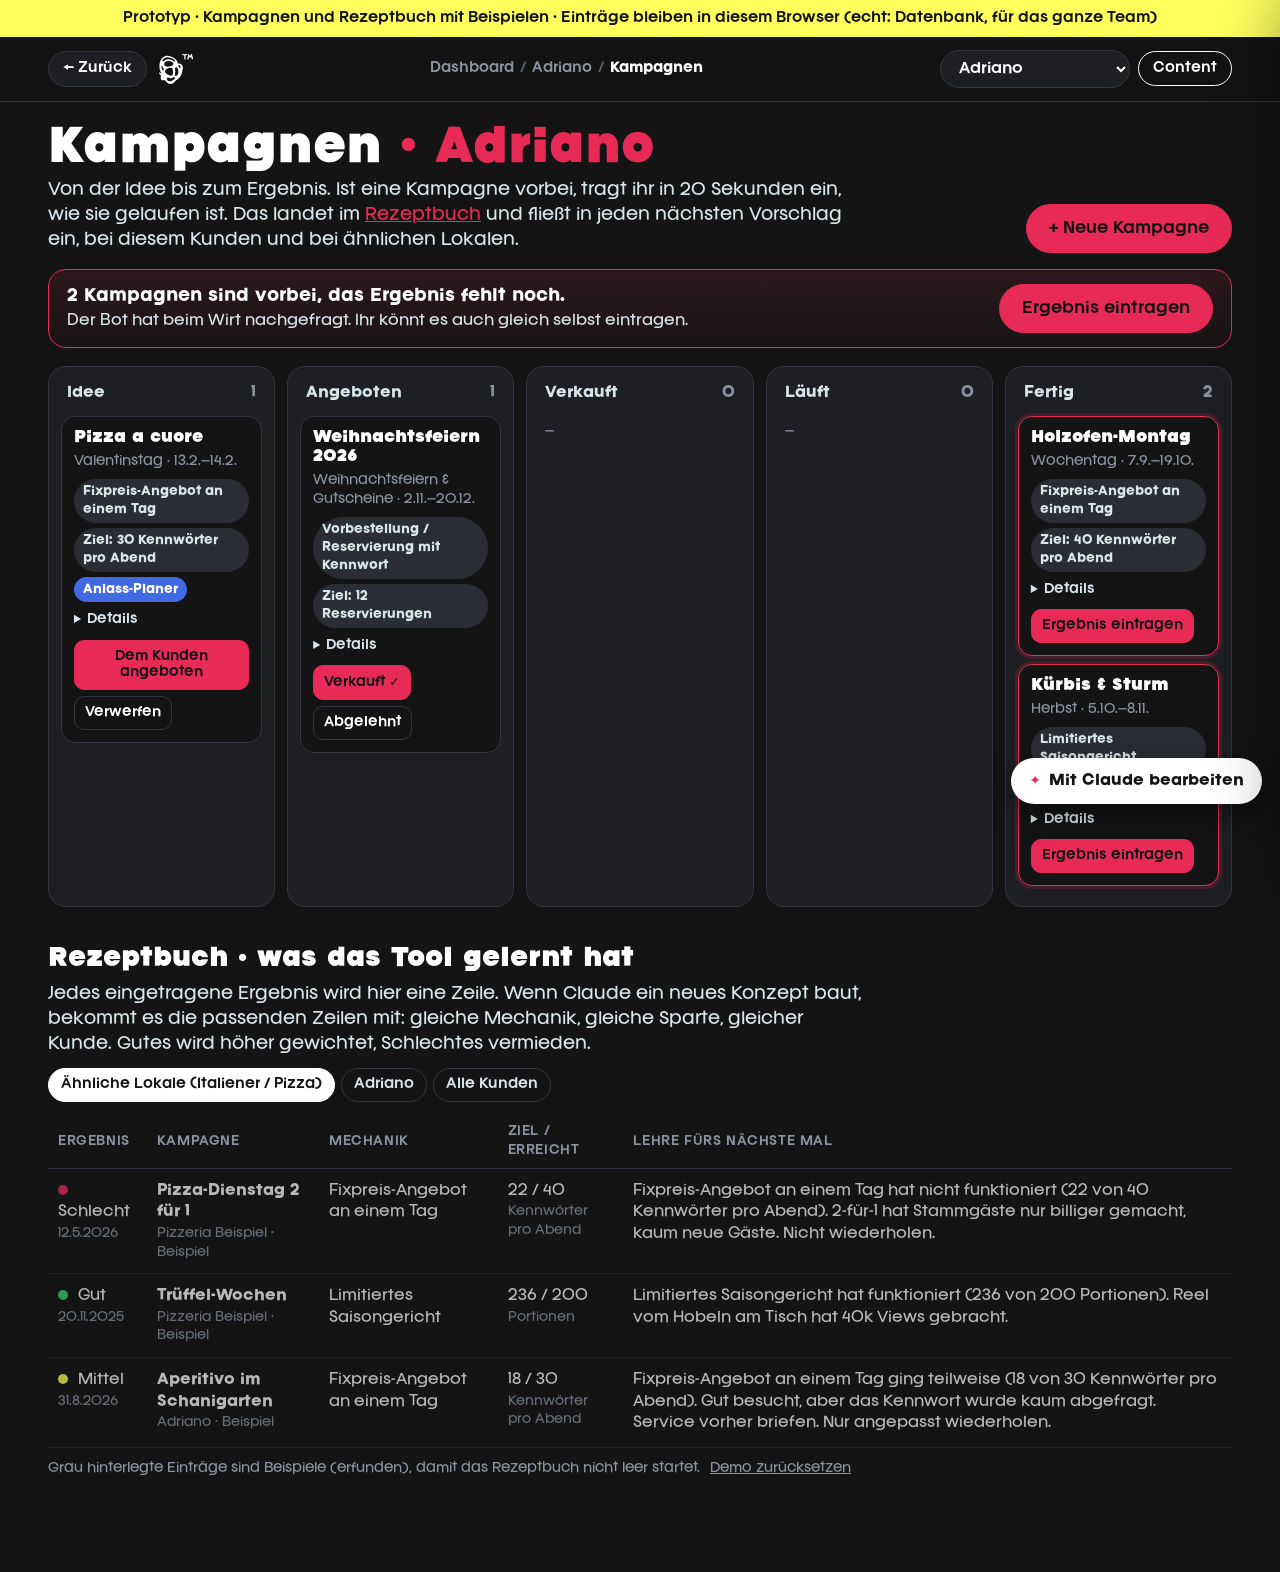
<file: kampagnen/index.html>
<!doctype html>
<html lang="de">
<head>
<meta charset="utf-8">
<meta name="viewport" content="width=device-width,initial-scale=1,viewport-fit=cover">
<meta name="robots" content="noindex,nofollow">
<title>the first thought — Kampagnen</title>
<meta name="theme-color" content="#141414">
<link rel="icon" href="../assets/img/logo-pink.svg" type="image/svg+xml">
<link rel="stylesheet" href="../assets/css/base.css">
<style>
  .banner{background:var(--yellow);color:var(--ink);font-size:13.5px;font-weight:600;text-align:center;padding:8px var(--gutter)}
  header.top{position:sticky;top:0;z-index:30;background:rgba(20,20,20,.92);backdrop-filter:blur(10px);-webkit-backdrop-filter:blur(10px);border-bottom:1px solid var(--line)}
  header.top .wrap{display:flex;align-items:center;justify-content:space-between;height:64px;gap:14px;max-width:1400px}
  .crumbs{font-size:13px;color:var(--muted);font-weight:600}
  .crumbs b{color:var(--paper)}
  .hdr-r{display:flex;gap:8px;align-items:center}
  .hdr-r .btn{white-space:nowrap;padding:10px 14px;font-size:13px}
  .csel{font:600 14px var(--sans);background:var(--ink-2);color:var(--paper);border:1.5px solid var(--line);border-radius:999px;padding:10px 14px;max-width:190px}
  main.wrap{max-width:1400px;padding-bottom:80px}
  h1{font-weight:900;font-size:clamp(28px,3.6vw,44px);margin:24px 0 6px;line-height:1.05}
  .lead{color:var(--mist);margin:0 0 20px;max-width:820px}
  .toprow{display:flex;justify-content:space-between;align-items:flex-end;gap:14px;flex-wrap:wrap;margin-bottom:16px}
  .urgent{border:1.5px solid var(--pink);background:linear-gradient(180deg,rgba(232,43,86,.12),rgba(232,43,86,.02));border-radius:18px;padding:14px 18px;margin:0 0 18px;display:flex;gap:14px;align-items:center;justify-content:space-between;flex-wrap:wrap}
  .urgent b{font-size:16px}
  .urgent p{margin:2px 0 0;color:var(--mist);font-size:14px}
  .board{display:grid;grid-template-columns:repeat(5,minmax(0,1fr));gap:12px}
  @media (max-width:1200px){.board{grid-template-columns:repeat(3,minmax(0,1fr))}}
  @media (max-width:760px){.board{grid-template-columns:minmax(0,1fr)}}
  .col{background:var(--ink-2);border:1px solid var(--line);border-radius:18px;padding:12px;min-height:140px}
  .col h2{font-size:14px;font-weight:700;margin:4px 6px 12px;display:flex;justify-content:space-between;color:var(--mist)}
  .col h2 span{color:var(--muted)}
  .kc{background:var(--ink);border:1px solid var(--line);border-radius:14px;padding:12px;margin-bottom:8px}
  .kc.miss{border-color:var(--pink);box-shadow:0 0 0 3px rgba(232,43,86,.18)}
  .kc .t{font-weight:800;font-size:15px;line-height:1.25}
  .kc .m{font-size:12.5px;color:var(--muted);margin-top:4px}
  .tags{display:flex;gap:5px;flex-wrap:wrap;margin-top:8px}
  .tg{font-size:11.5px;font-weight:700;border-radius:999px;padding:4px 9px;background:var(--ink-3);color:var(--mist)}
  .tg.src{background:var(--blue);color:#fff}
  .res{margin-top:10px;border-radius:10px;padding:9px 10px;font-size:13px;line-height:1.35}
  .res.gut{background:rgba(60,207,122,.12);border:1px solid rgba(60,207,122,.4)}
  .res.mittel{background:rgba(254,255,93,.08);border:1px solid rgba(254,255,93,.35)}
  .res.schlecht{background:rgba(232,43,86,.10);border:1px solid rgba(232,43,86,.4)}
  .res b{display:block;margin-bottom:2px}
  details{margin-top:8px}
  details summary{font-size:12.5px;color:var(--mist);cursor:pointer;font-weight:600}
  details p{font-size:13px;color:var(--mist);margin:6px 0}
  details p span{color:var(--muted)}
  .act{display:flex;gap:6px;flex-wrap:wrap;margin-top:10px}
  .act button,.act a{font:600 12.5px var(--sans);padding:8px 10px;border-radius:10px;border:1.5px solid var(--line);background:transparent;color:var(--paper);cursor:pointer;text-decoration:none}
  .act button:hover,.act a:hover{border-color:var(--pink);color:var(--pink)}
  .act .pri{background:var(--pink);border-color:var(--pink);color:var(--ink)}
  .act .pri:hover{background:var(--paper);border-color:var(--paper);color:var(--ink)}
  .empty{font-size:13px;color:var(--muted);padding:6px}

  .rz{margin-top:34px}
  .rz h2{font-size:24px;font-weight:900;margin:0 0 4px}
  .chips{display:flex;gap:6px;flex-wrap:wrap;margin:12px 0}
  .chips button{font:600 13px var(--sans);padding:8px 12px;border-radius:999px;border:1.5px solid var(--line);background:transparent;color:var(--mist);cursor:pointer}
  .chips button[aria-pressed="true"]{background:var(--paper);color:var(--ink);border-color:var(--paper)}
  .rtable{width:100%;border-collapse:collapse;font-size:14px}
  .rtable th{text-align:left;font-size:12px;color:var(--muted);font-weight:600;text-transform:uppercase;letter-spacing:.05em;padding:8px 10px;border-bottom:1px solid var(--line)}
  .rtable td{padding:12px 10px;border-bottom:1px solid rgba(255,255,255,.06);vertical-align:top}
  .rtable td small{display:block;color:var(--muted);font-size:12px}
  .rtable tr.fresh td{background:rgba(232,43,86,.08)}
  .dot{display:inline-block;width:10px;height:10px;border-radius:50%;margin-right:6px}
  .dot.gut{background:#3ccf7a}.dot.mittel{background:var(--yellow)}.dot.schlecht{background:var(--pink)}
  .scroll{overflow-x:auto}
  @media (max-width:760px){.rtable .hide-m{display:none}.crumbs{display:none}.hdr-r .btn{display:none}}

  .modal{position:fixed;inset:0;z-index:60;background:rgba(0,0,0,.72);display:none;place-items:center;padding:16px;overflow-y:auto}
  .modal.open{display:grid}
  .modal .box{background:var(--ink-2);border:1px solid var(--line);border-radius:22px;padding:24px;max-width:560px;width:100%;margin:auto}
  .modal h3{margin:0 0 4px;font-size:22px;font-weight:900}
  .modal .hint{font-size:13.5px;color:var(--muted);margin:0 0 16px}
  .rate{display:grid;grid-template-columns:repeat(3,1fr);gap:8px;margin-bottom:16px}
  .rate button{font:700 15px var(--sans);padding:16px 8px;border-radius:14px;border:1.5px solid var(--line);background:var(--ink);color:var(--paper);cursor:pointer;display:flex;flex-direction:column;align-items:center;gap:6px}
  .rate button i{font-style:normal;font-size:26px}
  .rate button[aria-pressed="true"].gut{border-color:#3ccf7a;background:rgba(60,207,122,.14)}
  .rate button[aria-pressed="true"].mittel{border-color:var(--yellow);background:rgba(254,255,93,.10)}
  .rate button[aria-pressed="true"].schlecht{border-color:var(--pink);background:rgba(232,43,86,.14)}
  label.fld{display:block;margin-bottom:14px}
  label.fld > span{display:block;font-size:12px;font-weight:600;letter-spacing:.06em;text-transform:uppercase;color:var(--muted);margin-bottom:6px}
  label.fld input,label.fld textarea,label.fld select{width:100%;font:16px var(--sans);color:var(--paper);background:var(--ink);border:1.5px solid var(--line);border-radius:10px;padding:11px 12px}
  label.fld textarea{min-height:70px;resize:vertical}
  .numrow{display:flex;gap:10px;align-items:center}
  .numrow input{max-width:120px}
  .numrow span{color:var(--mist);font-size:14px}
  .mb{display:flex;gap:8px;flex-wrap:wrap;margin-top:6px}
  .mb .btn{padding:13px 18px;font-size:15px}
  .learn{border:1.5px solid #3ccf7a;border-radius:14px;padding:14px;background:rgba(60,207,122,.08);margin:6px 0 14px}
  .learn b{display:block;margin-bottom:4px}
  .learn p{margin:4px 0;font-size:14px;color:var(--mist)}
  .why{border:1px solid var(--line);border-radius:14px;padding:12px 14px;margin:12px 0;background:var(--ink)}
  .why b{font-size:13px}
  .why ul{margin:6px 0 0;padding-left:18px;font-size:13.5px;color:var(--mist)}
  .why li{margin:4px 0}
  .plus{color:#3ccf7a;font-weight:700}.minus{color:var(--pink);font-weight:700}
  .think{font-size:14px;color:var(--mist);margin:10px 0}
  .think div{opacity:.35;transition:opacity .3s}
  .think div.on{opacity:1}
  .grid2{display:grid;grid-template-columns:1fr 1fr;gap:10px}
  @media (max-width:520px){.grid2{grid-template-columns:1fr}}
  .warn{font-size:13px;color:var(--yellow);margin:8px 0}
</style>
</head>
<body>
<div class="banner">Prototyp · Kampagnen und Rezeptbuch mit Beispielen · Einträge bleiben in diesem Browser (echt: Datenbank, für das ganze Team)</div>
<header class="top"><div class="wrap">
  <a href="../" aria-label="Zur Übersicht"><img class="logo" src="../assets/img/logo-white.svg" alt="the first thought" style="width:34px"></a>
  <span class="crumbs"></span>
  <div class="hdr-r"><select id="client" class="csel" aria-label="Kunde wählen"></select><a class="btn" id="ctLink" href="../content/">Content</a></div>
</div></header>

<main class="wrap">
  <div class="toprow">
    <div>
      <h1>Kampagnen <span id="hName" style="color:var(--pink)"></span></h1>
      <p class="lead" style="margin:0">Von der Idee bis zum Ergebnis. Ist eine Kampagne vorbei, tragt ihr in 20 Sekunden ein, wie sie gelaufen ist. Das landet im <a href="#rezeptbuch" style="color:var(--pink)">Rezeptbuch</a> und fließt in jeden nächsten Vorschlag ein, bei diesem Kunden und bei ähnlichen Lokalen.</p>
    </div>
    <button class="btn btn--pink" type="button" id="newBtn">+ Neue Kampagne</button>
  </div>
  <div id="urgent"></div>
  <div class="board" id="board"></div>

  <section class="rz" id="rezeptbuch">
    <h2>Rezeptbuch · was das Tool gelernt hat</h2>
    <p class="lead" style="margin:0">Jedes eingetragene Ergebnis wird hier eine Zeile. Wenn Claude ein neues Konzept baut, bekommt es die passenden Zeilen mit: gleiche Mechanik, gleiche Sparte, gleicher Kunde. Gutes wird höher gewichtet, Schlechtes vermieden.</p>
    <div class="chips" id="rzf"></div>
    <div class="scroll"><table class="rtable"><thead><tr><th>Ergebnis</th><th>Kampagne</th><th class="hide-m">Mechanik</th><th class="hide-m">Ziel / erreicht</th><th>Lehre fürs nächste Mal</th></tr></thead><tbody id="rzb"></tbody></table></div>
    <p class="hint" style="font-size:12.5px;color:var(--muted);margin-top:10px">Grau hinterlegte Einträge sind Beispiele (erfunden), damit das Rezeptbuch nicht leer startet. <button type="button" id="rzReset" style="background:none;border:0;color:var(--muted);text-decoration:underline;cursor:pointer;font:inherit">Demo zurücksetzen</button></p>
  </section>
</main>

<!-- Ergebnis eintragen -->
<div class="modal" id="mRes" role="dialog" aria-modal="true" aria-labelledby="mResT">
  <div class="box">
    <h3 id="mResT">Wie ist es gelaufen?</h3>
    <p class="hint" id="mResSub"></p>
    <div id="mResForm">
      <p class="learn" id="srcNote" style="display:none;font-size:14px;color:var(--mist);border-color:var(--blue);background:rgba(65,105,225,.10)"></p>
      <div class="rate" id="rate">
        <button type="button" class="gut" data-r="gut"><i>👍</i>Gut</button>
        <button type="button" class="mittel" data-r="mittel"><i>👌</i>Mittel</button>
        <button type="button" class="schlecht" data-r="schlecht"><i>👎</i>Schlecht</button>
      </div>
      <label class="fld"><span id="zielLbl">Ziel</span>
        <div class="numrow"><input type="number" id="ist" inputmode="numeric" min="0" placeholder="z. B. 48"><span id="unitLbl"></span></div>
        <label style="display:flex;gap:8px;align-items:center;margin-top:8px;font-size:13.5px;color:var(--mist)"><input type="checkbox" id="unknown" style="width:18px;height:18px;accent-color:var(--pink)"> Zahl unbekannt</label>
      </label>
      <label class="fld"><span>Ein Satz dazu (optional)</span><textarea id="satz" placeholder="z. B. Montags voll, aber kaum Wein dazu bestellt."></textarea></label>
      <p class="sub" style="font-size:12px;font-weight:600;letter-spacing:.06em;text-transform:uppercase;color:var(--muted);margin:0 0 6px">Nochmal machen?</p>
      <div class="chips" id="again" style="margin-top:0"></div>
      <p class="hint" style="margin:6px 0 14px">Der Kunden-Bot fragt den Wirt nach Kampagnenende von selbst. Seine Antwort steht dann schon hier und muss nur bestätigt werden. <a href="#" id="botLink" style="color:var(--pink)">Im Bot ansehen →</a></p>
      <div class="mb"><button class="btn btn--pink" type="button" id="resSave">Ergebnis speichern</button><button class="btn" type="button" data-close>Abbrechen</button></div>
    </div>
    <div id="mResDone" style="display:none">
      <div class="learn"><b>✓ Im Rezeptbuch gespeichert</b><p id="lessonTxt"></p><p id="effectTxt" style="color:var(--paper)"></p></div>
      <div class="mb"><button class="btn btn--pink" type="button" id="tryNew">Neuen Vorschlag testen</button><button class="btn" type="button" data-close>Fertig</button></div>
    </div>
  </div>
</div>

<!-- Neue Kampagne -->
<div class="modal" id="mNew" role="dialog" aria-modal="true" aria-labelledby="mNewT">
  <div class="box">
    <h3 id="mNewT">Neue Kampagne</h3>
    <p class="hint">Anlass wählen oder ein Ziel in eigenen Worten. Das Tool baut den Vorschlag aus Kundenakte, Anlasskalender und Rezeptbuch.</p>
    <div id="newForm">
      <label class="fld"><span>Anlass (passend zu <b id="typLbl"></b>)</span><select id="anlass"></select></label>
      <label class="fld"><span>oder Ziel in eigenen Worten</span><input id="frei" placeholder="z. B. Dienstag ist zu ruhig"></label>
      <div class="mb"><button class="btn btn--pink" type="button" id="build">Vorschlag bauen</button><button class="btn" type="button" data-close>Abbrechen</button></div>
    </div>
    <div class="think" id="think" style="display:none"></div>
    <div id="newOut" style="display:none"></div>
  </div>
</div>

<script src="../assets/js/templates.js"></script>
<script src="../assets/js/clients.js"></script>
<script src="../assets/js/anlaesse.js"></script>
<script src="../assets/js/kampagnen.js"></script>
<script src="../assets/js/nav.js"></script>
<script src="../assets/js/assist.js"></script>
<script>
(() => {
"use strict";
const $ = id => document.getElementById(id);
const esc = s => String(s ?? "").replace(/[&<>"]/g, c => ({ "&": "&amp;", "<": "&lt;", ">": "&gt;", '"': "&quot;" }[c]));
const CID = TFT_currentClient(), CL = TFT_CLIENTS[CID];
const TYP = (TFT_TYPEN.find(t => t.id === CL.typ) || {}).label || CL.typLabel;
let K = TFT_kamp.all(CID);
const save = () => TFT_kamp.save(CID, K);
const today = new Date().toISOString().slice(0, 10);
const fmt = d => new Date(d + "T12:00").toLocaleDateString("de-AT", { day: "numeric", month: "numeric" });
const fmtY = d => new Date(d + "T12:00").toLocaleDateString("de-AT", { day: "numeric", month: "numeric", year: "numeric" });
const COLS = [["idee", "Idee"], ["angeboten", "Angeboten"], ["verkauft", "Verkauft"], ["laeuft", "Läuft"], ["fertig", "Fertig"]];
const RL = { gut: "👍 Gut", mittel: "👌 Mittel", schlecht: "👎 Schlecht" };
let freshRz = null;

$("hName").textContent = "· " + CL.name;
Object.values(TFT_CLIENTS).forEach(c => $("client").add(new Option(c.name + (c.real ? "" : " (Demo)"), c.id)));
$("client").value = CID; $("client").onchange = e => TFT_setClient(e.target.value);
$("ctLink").href = "../content/?k=" + CID; $("botLink").href = "../bot/?k=" + CID;
TFT_nav({ crumbs: [{ label: "Dashboard", href: "../anfragen/" }, { label: CL.name, href: "../content/?k=" + CID }, { label: "Kampagnen" }], back: "../anfragen/" });

// Abgelaufene laufende Kampagnen automatisch auf „Fertig“
K.forEach(k => { if (k.status === "laeuft" && k.bis < today) k.status = "fertig"; });

function render() {
  const miss = K.filter(k => k.status === "fertig" && !k.result).sort((a, b) => (b.pending ? 1 : 0) - (a.pending ? 1 : 0));
  const pend = miss.filter(k => k.pending);
  $("urgent").innerHTML = !miss.length ? "" : pend.length
    ? `<div class="urgent"><div><b>💬 Der Wirt hat zu „${esc(pend[0].title)}“ geantwortet: ${RL[pend[0].pending.rating]}${pend[0].pending.ist != null ? `, ${pend[0].pending.ist} von ${pend[0].ziel}` : ""}.</b><p>Kurz prüfen und bestätigen, dann geht es ins Rezeptbuch.</p></div><button class="btn btn--pink" type="button" id="urgBtn">Prüfen & bestätigen</button></div>`
    : `<div class="urgent"><div><b>${miss.length === 1 ? `„${esc(miss[0].title)}“ ist vorbei` : `${miss.length} Kampagnen sind vorbei`}, das Ergebnis fehlt noch.</b><p>Der Bot hat beim Wirt nachgefragt. Ihr könnt es auch gleich selbst eintragen.</p></div><button class="btn btn--pink" type="button" id="urgBtn">Ergebnis eintragen</button></div>`;
  if (miss.length) $("urgBtn").onclick = () => openRes(miss[0].id);
  const b = $("board"); b.innerHTML = "";
  COLS.forEach(([st, label]) => {
    const items = K.filter(k => k.status === st);
    const col = document.createElement("div"); col.className = "col";
    col.innerHTML = `<h2>${label} <span>${items.length}</span></h2>` + (items.length ? "" : `<div class="empty">–</div>`);
    items.forEach(k => col.appendChild(card(k)));
    b.appendChild(col);
  });
  renderRz();
}
function card(k) {
  const M = TFT_MECH[k.mech] || {};
  const d = document.createElement("div"); d.className = "kc" + (k.status === "fertig" && !k.result ? " miss" : "");
  d.innerHTML = `<div class="t">${esc(k.title)}</div>
    <div class="m">${esc(k.anlass)} · ${fmt(k.von)}–${fmt(k.bis)}</div>
    <div class="tags"><span class="tg">${esc(M.label || k.mech)}</span><span class="tg">Ziel: ${esc(k.ziel)} ${esc(k.unit)}</span>${k.src ? `<span class="tg src">${esc(k.src)}</span>` : ""}</div>
    ${!k.result && k.pending ? `<div class="res ${k.pending.rating}"><b>💬 Antwort vom Wirt: ${RL[k.pending.rating]}${k.pending.ist != null ? ` · ${k.pending.ist} von ${k.ziel}` : ""}</b>${esc(k.pending.satz || "")}<br><span style="color:var(--muted);font-size:12px">per Telegram, noch nicht bestätigt</span></div>` : ""}
    ${k.halfway && !k.result && !k.pending ? `<div class="res ${k.halfway.rating}"><b>Halbzeit laut Wirt: ${RL[k.halfway.rating]}</b>${esc(k.halfway.satz || "")}</div>` : ""}
    ${k.result ? `<div class="res ${k.result.rating}"><b>${RL[k.result.rating]}${k.result.ist != null ? ` · ${k.result.ist} von ${k.ziel}` : ""}</b>${esc(k.result.satz || "")}</div>` : ""}
    <details><summary>Details</summary><p><span>Idee:</span> ${esc(k.idee)}</p><p><span>Angebot:</span> ${esc(k.angebot)}</p><p><span>Messen:</span> ${esc(M.mess || "")}</p><p><span>Content:</span> ${esc(k.content || "")}</p>${k.posts ? `<p><span>Im Content-Studio:</span> ${k.posts} Posts/Stories angelegt</p>` : ""}</details>
    <div class="act"></div>`;
  const act = d.querySelector(".act");
  const btn = (txt, fn, pri) => { const x = document.createElement("button"); x.type = "button"; x.textContent = txt; if (pri) x.className = "pri"; x.onclick = fn; act.appendChild(x); };
  const move = (st) => () => { k.status = st; save(); render(); };
  if (k.status === "idee") { btn("Dem Kunden angeboten", move("angeboten"), true); btn("Verwerfen", () => { K = K.filter(x => x !== k); save(); render(); }); }
  if (k.status === "angeboten") { btn("Verkauft ✓", move("verkauft"), true); btn("Abgelehnt", () => { k.status = "idee"; k.src = "abgelehnt"; save(); render(); }); }
  if (k.status === "verkauft") btn("Starten & Content anlegen", () => start(k), true);
  if (k.status === "laeuft") { if (k.posts) { const a = document.createElement("a"); a.href = "../content/?k=" + CID; a.textContent = "Im Content-Studio"; act.appendChild(a); } btn("Beenden & Ergebnis", () => { k.status = "fertig"; k.bis = k.bis > today ? today : k.bis; save(); render(); openRes(k.id); }); }
  if (k.status === "fertig") btn(k.result ? "Ergebnis ändern" : k.pending ? "Prüfen & bestätigen" : "Ergebnis eintragen", () => openRes(k.id), !k.result);
  return d;
}

// ---------- Kampagne starten: Posts im Content-Studio anlegen ----------
function start(k) {
  const add = (n) => { const x = new Date(Math.max(new Date(k.von + "T12:00"), new Date(today + "T12:00").getTime() + 864e5)); x.setDate(x.getDate() + n); return x.toISOString().slice(0, 10); };
  const price = (k.angebot.match(/(\d{1,3}(?:[,.]\d{2})?\s*€)/) || [])[1] || "";
  const id = n => "c" + Date.now().toString(36) + n;
  const posts = [
    { id: id(1), tpl: "event", v: "dark", date: add(0), status: "draft", f: { date: `${fmt(k.von)}–${fmt(k.bis)}`, title: k.title, sub: k.angebot }, caption: k.idee, camp: k.id },
    { id: id(2), tpl: "offer", v: "light", date: add(3), status: "draft", f: { kicker: k.anlass, title: k.title, price, sub: k.angebot }, caption: k.idee, camp: k.id },
    { id: id(3), tpl: "special", v: "dark", date: add(1), status: "draft", f: { kicker: "Nur bis " + fmt(k.bis), title: k.title, price, sub: k.angebot }, caption: "", camp: k.id },
    { id: id(4), tpl: "special", v: "accent", date: add(6), status: "draft", f: { kicker: "Noch bis " + fmt(k.bis), title: k.title, price, sub: "Kennwort beim Bestellen nennen" }, caption: "", camp: k.id }
  ];
  try { const key = "tft-inject-" + CID; const old = JSON.parse(localStorage.getItem(key) || "[]"); localStorage.setItem(key, JSON.stringify(old.concat(posts))); } catch (e) {}
  k.status = "laeuft"; k.posts = posts.length; save(); render();
}

// ---------- Ergebnis eintragen ----------
let curK = null, rating = null, again = "ja";
function openRes(id) {
  curK = K.find(k => k.id === id); if (!curK) return;
  const r = curK.result || curK.pending || {};
  rating = r.rating || null; again = r.again || "ja";
  $("mResT").textContent = `Wie lief „${curK.title}“?`;
  $("mResSub").textContent = `${curK.anlass} · ${fmtY(curK.von)} bis ${fmtY(curK.bis)} · ${(TFT_MECH[curK.mech] || {}).label || ""}`;
  $("zielLbl").textContent = `Ziel war ${curK.ziel} ${curK.unit}. Erreicht:`;
  $("unitLbl").textContent = curK.unit;
  $("ist").value = r.ist != null ? r.ist : ""; $("unknown").checked = r.ist === null && !!curK.result; $("ist").disabled = $("unknown").checked;
  $("satz").value = r.satz || "";
  $("srcNote").innerHTML = !curK.result && curK.pending ? `💬 Vorausgefüllt mit der Antwort vom Wirt (Telegram, ${fmtY(curK.pending.datum)}). Passt das so? Ihr könnt Zahl und Satz noch korrigieren.` : "";
  $("srcNote").style.display = $("srcNote").innerHTML ? "" : "none";
  $("mResForm").style.display = ""; $("mResDone").style.display = "none";
  renderRate(); $("mRes").classList.add("open");
}
function renderRate() {
  document.querySelectorAll("#rate button").forEach(b => b.setAttribute("aria-pressed", String(b.dataset.r === rating)));
  const ag = $("again"); ag.innerHTML = "";
  [["ja", "Ja, genau so"], ["angepasst", "Ja, aber anders"], ["nein", "Nein"]].forEach(([v, l]) => { const b = document.createElement("button"); b.type = "button"; b.textContent = l; b.setAttribute("aria-pressed", String(again === v)); b.onclick = () => { again = v; renderRate(); }; ag.appendChild(b); });
  $("resSave").disabled = !rating; $("resSave").style.opacity = rating ? 1 : .45;
}
document.querySelectorAll("#rate button").forEach(b => b.onclick = () => { rating = b.dataset.r; renderRate(); });
$("ist").oninput = () => { if (!rating && $("ist").value) { const v = +$("ist").value; rating = v >= curK.ziel ? "gut" : v >= curK.ziel * .6 ? "mittel" : "schlecht"; renderRate(); } };
$("unknown").onchange = () => { $("ist").disabled = $("unknown").checked; if ($("unknown").checked) $("ist").value = ""; };
$("resSave").onclick = () => {
  if (!rating) return;
  const ist = $("unknown").checked || $("ist").value === "" ? null : +$("ist").value;
  curK.result = { rating, ist, satz: $("satz").value.trim(), again, datum: today, quelle: curK.pending ? "Wirt per Telegram, vom Team bestätigt" : "Team" }; delete curK.pending;
  save();
  // vorher: wie stand die Mechanik im Ranking?
  const before = TFT_suggest(CID, CL, curK.anlass).ranking.find(x => x.m === curK.mech);
  const entry = { id: "r-" + CID + "-" + curK.id, client: CL.name, typ: CL.typ, kamp: curK.title, anlass: curK.anlass, mech: curK.mech, ziel: curK.ziel, ist, unit: curK.unit, rating, satz: curK.result.satz, again, datum: today, quelle: curK.result.quelle };
  TFT_rezept.add(entry); freshRz = entry.id;
  const after = TFT_suggest(CID, CL, curK.anlass).ranking.find(x => x.m === curK.mech);
  $("lessonTxt").textContent = "Lehre: " + TFT_lesson(entry);
  const M = TFT_MECH[curK.mech].label;
  const diff = after && before ? after.score - before.score : 0;
  $("effectTxt").innerHTML = rating === "gut"
    ? `Wirkung: „${esc(M)}“ wird bei ${esc(CL.name)} und anderen ${esc(TYP)}-Lokalen künftig <b class="plus">stärker vorgeschlagen</b> (${diff >= 0 ? "+" : ""}${diff.toFixed(1)} Punkte).`
    : rating === "schlecht"
      ? `Wirkung: „${esc(M)}“ wird bei ${esc(CL.name)} und ähnlichen Lokalen <b class="minus">seltener vorgeschlagen</b> (${diff.toFixed(1)} Punkte), und Claude bekommt euren Satz als Warnung mit.`
      : `Wirkung: „${esc(M)}“ bleibt im Rennen, euer Satz geht als Hinweis in den nächsten Vorschlag ein (${diff >= 0 ? "+" : ""}${diff.toFixed(1)} Punkte).`;
  $("mResForm").style.display = "none"; $("mResDone").style.display = "";
  render();
};
$("tryNew").onclick = () => { $("mRes").classList.remove("open"); openNew(curK.anlass); };

// ---------- Neue Kampagne ----------
const upcoming = TFT_ANLAESSE.filter(a => (a.typ || []).includes(CL.typ));
function openNew(pre) {
  $("typLbl").textContent = TYP;
  const s = $("anlass"); s.innerHTML = "";
  s.add(new Option("– Anlass wählen –", ""));
  if (pre && !upcoming.some(a => a.t === pre)) s.add(new Option(pre, pre));
  upcoming.forEach(a => s.add(new Option(`${a.d} · ${a.t}`, a.t)));
  s.value = pre || ""; $("frei").value = "";
  $("newForm").style.display = ""; $("think").style.display = "none"; $("newOut").style.display = "none";
  $("mNew").classList.add("open");
}
$("newBtn").onclick = () => openNew();
$("build").onclick = () => build($("frei").value.trim() || $("anlass").value);
function build(input) {
  if (!input) { $("anlass").focus(); return; }
  const rz = TFT_rezept.all();
  $("newForm").style.display = "none";
  const steps = [`Kundenakte ${CL.name} gelesen (${TYP}, Ton, Do's & Don'ts)`, `Anlass „${input}“ im Kalender geprüft`, `Rezeptbuch durchsucht: ${rz.length} Einträge, ${rz.filter(r => r.typ === CL.typ).length} davon ${TYP}`, "Mechanik gewählt, Ziel und Messung festgelegt"];
  const th = $("think"); th.style.display = ""; th.innerHTML = steps.map(s => `<div>⏳ ${esc(s)}</div>`).join("");
  [...th.children].forEach((el, i) => setTimeout(() => { el.classList.add("on"); el.textContent = "✓ " + steps[i]; }, 300 + i * 380));
  setTimeout(() => { th.style.display = "none"; showProposal(input); }, 300 + steps.length * 380 + 200);
}
function showProposal(input) {
  const s = TFT_suggest(CID, CL, input), M = TFT_MECH[s.mech];
  const dish = { ital: "Pizza", wirt: "Schnitzel", cafe: "Torte", bar: "Cocktail", asia: "Bowl", imbiss: "Burger", fine: "Menü", heuriger: "Brettljause" }[CL.typ] || "Gericht";
  const name = input.replace(/\s*—.*$/, "").replace(/^\s*(dienstag|montag|mittwoch|donnerstag).*/i, m => m.split(" ")[0][0].toUpperCase() + m.split(" ")[0].slice(1).toLowerCase() + "-Special");
  const ziel = { fixpreis: 35, limitiert: 150, vorbestellung: 40, gutschein: 60, event: 50, stempel: 80 }[s.mech];
  const word = (CL.name.split(" ")[0] || "KENNWORT").toUpperCase().slice(0, 8);
  const P = {
    title: `${name}: ${s.mech === "limitiert" ? dish + " der Saison" : s.mech === "vorbestellung" ? "jetzt vorbestellen" : s.mech === "gutschein" ? "Gutschein mit Bonus" : s.mech === "event" ? "der Abend" : dish + " zum Fixpreis"}`,
    idee: `${M.label} zu „${input}“, im Ton von ${CL.name}. Kennwort „${word}“, damit man es zählen kann.`,
    angebot: s.mech === "gutschein" ? "50 € Gutschein + 10 € Bonus" : s.mech === "fixpreis" ? `${dish} + Getränk 18,90 €` : s.mech === "vorbestellung" ? "Menü für zwei 59 €" : "nach Absprache",
    ziel, unit: M.unit
  };
  const used = s.ranking[0].used.slice(0, 4);
  $("newOut").style.display = "";
  $("newOut").innerHTML = `
    <label class="fld"><span>Titel</span><input id="pT" value="${esc(P.title)}"></label>
    <label class="fld"><span>Idee</span><textarea id="pI">${esc(P.idee)}</textarea></label>
    <div class="grid2"><label class="fld"><span>Angebot</span><input id="pA" value="${esc(P.angebot)}"></label><label class="fld"><span>Ziel (${esc(P.unit)})</span><input id="pZ" type="number" value="${P.ziel}"></label></div>
    <div class="why"><b>Warum „${esc(M.label)}“? Das hat Claude aus dem Rezeptbuch mitbekommen:</b>
      <ul>${used.length ? used.map(u => `<li><span class="${u.w >= 0 ? "plus" : "minus"}">${u.w >= 0 ? "+" : "−"}</span> ${esc(u.r.kamp)} (${esc(u.r.client)}): ${RL[u.r.rating]}${u.r.ist != null ? `, ${u.r.ist} von ${u.r.ziel}` : ""}${u.r.satz ? ` · „${esc(u.r.satz)}“` : ""}</li>`).join("") : "<li>Noch keine Erfahrung mit dieser Mechanik, deshalb der Standard für den Anlass.</li>"}</ul>
      <p style="font-size:12.5px;color:var(--muted);margin:8px 0 0">Ranking: ${s.ranking.map(x => `${esc(TFT_MECH[x.m].label)} ${x.score.toFixed(1)}`).join(" · ")}</p></div>
    ${s.warn.length ? s.warn.map(w => `<p class="warn">⚠ Aus dem Rezeptbuch (${esc(w.client)}): „${esc(w.satz)}“</p>`).join("") : ""}
    <p class="hint" style="margin:6px 0 12px">Messen: ${esc(M.mess)} · Recht: ${esc(M.recht)}<br>In der echten Version schreibt Claude Idee, Angebot und Texte frei aus der Kundenakte, die Demo setzt nur Bausteine zusammen.</p>
    <div class="mb"><button class="btn btn--pink" type="button" id="pSave">Als Idee speichern</button><button class="btn" type="button" id="pAgain">Anderer Anlass</button></div>`;
  $("pAgain").onclick = () => openNew();
  $("pSave").onclick = () => {
    const a = TFT_ANLAESSE.find(x => x.t === input);
    const von = new Date(); von.setDate(von.getDate() + 21); const bis = new Date(von); bis.setDate(bis.getDate() + 21);
    K.push({ id: "k" + Date.now().toString(36), title: $("pT").value, status: "idee", anlass: input, mech: s.mech, idee: $("pI").value, angebot: $("pA").value, von: von.toISOString().slice(0, 10), bis: bis.toISOString().slice(0, 10), ziel: +$("pZ").value || P.ziel, unit: P.unit, content: "1 Reel, 2 Posts, 4 Stories", src: a ? "Anlass-Planer" : "eigenes Ziel" });
    save(); render(); $("mNew").classList.remove("open");
  };
}

// ---------- Rezeptbuch ----------
let rzFilter = "typ";
function renderRz() {
  const f = $("rzf"); f.innerHTML = "";
  [["typ", `Ähnliche Lokale (${TYP})`], ["kunde", CL.name], ["alle", "Alle Kunden"]].forEach(([v, l]) => { const b = document.createElement("button"); b.type = "button"; b.textContent = l; b.setAttribute("aria-pressed", String(rzFilter === v)); b.onclick = () => { rzFilter = v; renderRz(); }; f.appendChild(b); });
  const all = TFT_rezept.all().filter(r => rzFilter === "alle" || (rzFilter === "typ" ? r.typ === CL.typ : r.client === CL.name));
  $("rzb").innerHTML = all.length ? all.map(r => `<tr class="${r.id === freshRz ? "fresh" : ""}" ${r.demo ? 'style="opacity:.7"' : ""}><td><span class="dot ${r.rating}"></span>${RL[r.rating].slice(2)}<small>${fmtY(r.datum)}</small></td><td><b>${esc(r.kamp)}</b><small>${esc(r.client)}${r.demo ? " · Beispiel" : ""}${r.quelle && /Wirt/.test(r.quelle) ? " · 💬 vom Wirt" : ""}</small></td><td class="hide-m">${esc((TFT_MECH[r.mech] || {}).label || r.mech)}</td><td class="hide-m">${r.ist != null ? `${r.ist} / ${r.ziel}` : `– / ${r.ziel}`}<small>${esc(r.unit)}</small></td><td>${esc(TFT_lesson(r))}</td></tr>`).join("") : `<tr><td colspan="5" class="empty">Noch keine Einträge in dieser Ansicht.</td></tr>`;
}
$("rzReset").onclick = () => { TFT_rezept.reset(); TFT_kamp.reset(CID); K = TFT_kamp.all(CID); freshRz = null; render(); };

document.querySelectorAll(".modal").forEach(m => { m.addEventListener("click", e => { if (e.target === m || e.target.closest("[data-close]")) m.classList.remove("open"); }); });
document.addEventListener("keydown", e => { if (e.key === "Escape") document.querySelectorAll(".modal.open").forEach(m => m.classList.remove("open")); });

// ---------- Bearbeitungs-Chat ----------
TFT_assist({
  title: "Kampagnen " + CL.name,
  hello: `Ich trage Ergebnisse ein und baue neue Vorschläge für ${CL.name}.`,
  examples: [K.find(k => k.status === "fertig") ? `Ergebnis ${K.find(k => k.status === "fertig").title}: gut, 46, montags fast voll` : "Ergebnis …: gut, 40", "Neue Kampagne Valentinstag", "Neue Kampagne: Dienstag ist zu ruhig"],
  fallback: "Kampagnen umschreiben, Präsentation erzeugen, Angebot durchrechnen",
  handle: t => {
    const rm = t.match(/^ergebnis\s+(.+?)\s*[:,]\s*(gut|mittel|schlecht)\b\s*,?\s*(\d+)?\s*,?\s*(.*)$/i);
    if (rm) {
      const k = K.find(x => x.title.toLowerCase().includes(rm[1].toLowerCase().trim())); if (!k) return { say: `Keine Kampagne „${rm[1]}“ gefunden.`, what: "nichts geändert" };
      if (k.status !== "fertig") { k.status = "fertig"; }
      openRes(k.id); rating = rm[2].toLowerCase(); if (rm[3]) $("ist").value = rm[3]; $("satz").value = rm[4] || ""; renderRate(); $("resSave").click();
      return { say: `Ergebnis für „${k.title}“ eingetragen: ${rating}${rm[3] ? ", " + rm[3] + " von " + k.ziel : ""}.`, what: "im Rezeptbuch gespeichert", tool: `log_result("${k.id}", "${rating}")` };
    }
    const nm = t.match(/^neue\s+kampagne\s*[:\-]?\s*(.+)$/i);
    if (nm) { openNew(); const hit = upcoming.find(a => a.t.toLowerCase().includes(nm[1].toLowerCase())); build(hit ? hit.t : nm[1]); return { say: "Vorschlag wird gebaut, siehe Fenster.", what: "Vorschlag erstellt", tool: `suggest_campaign("${nm[1]}")` }; }
    return null;
  }
});
render();
if (location.hash === "#ergebnis") { const m = K.find(k => k.status === "fertig" && !k.result); if (m) openRes(m.id); }
})();
</script>
</body>
</html>
</file>
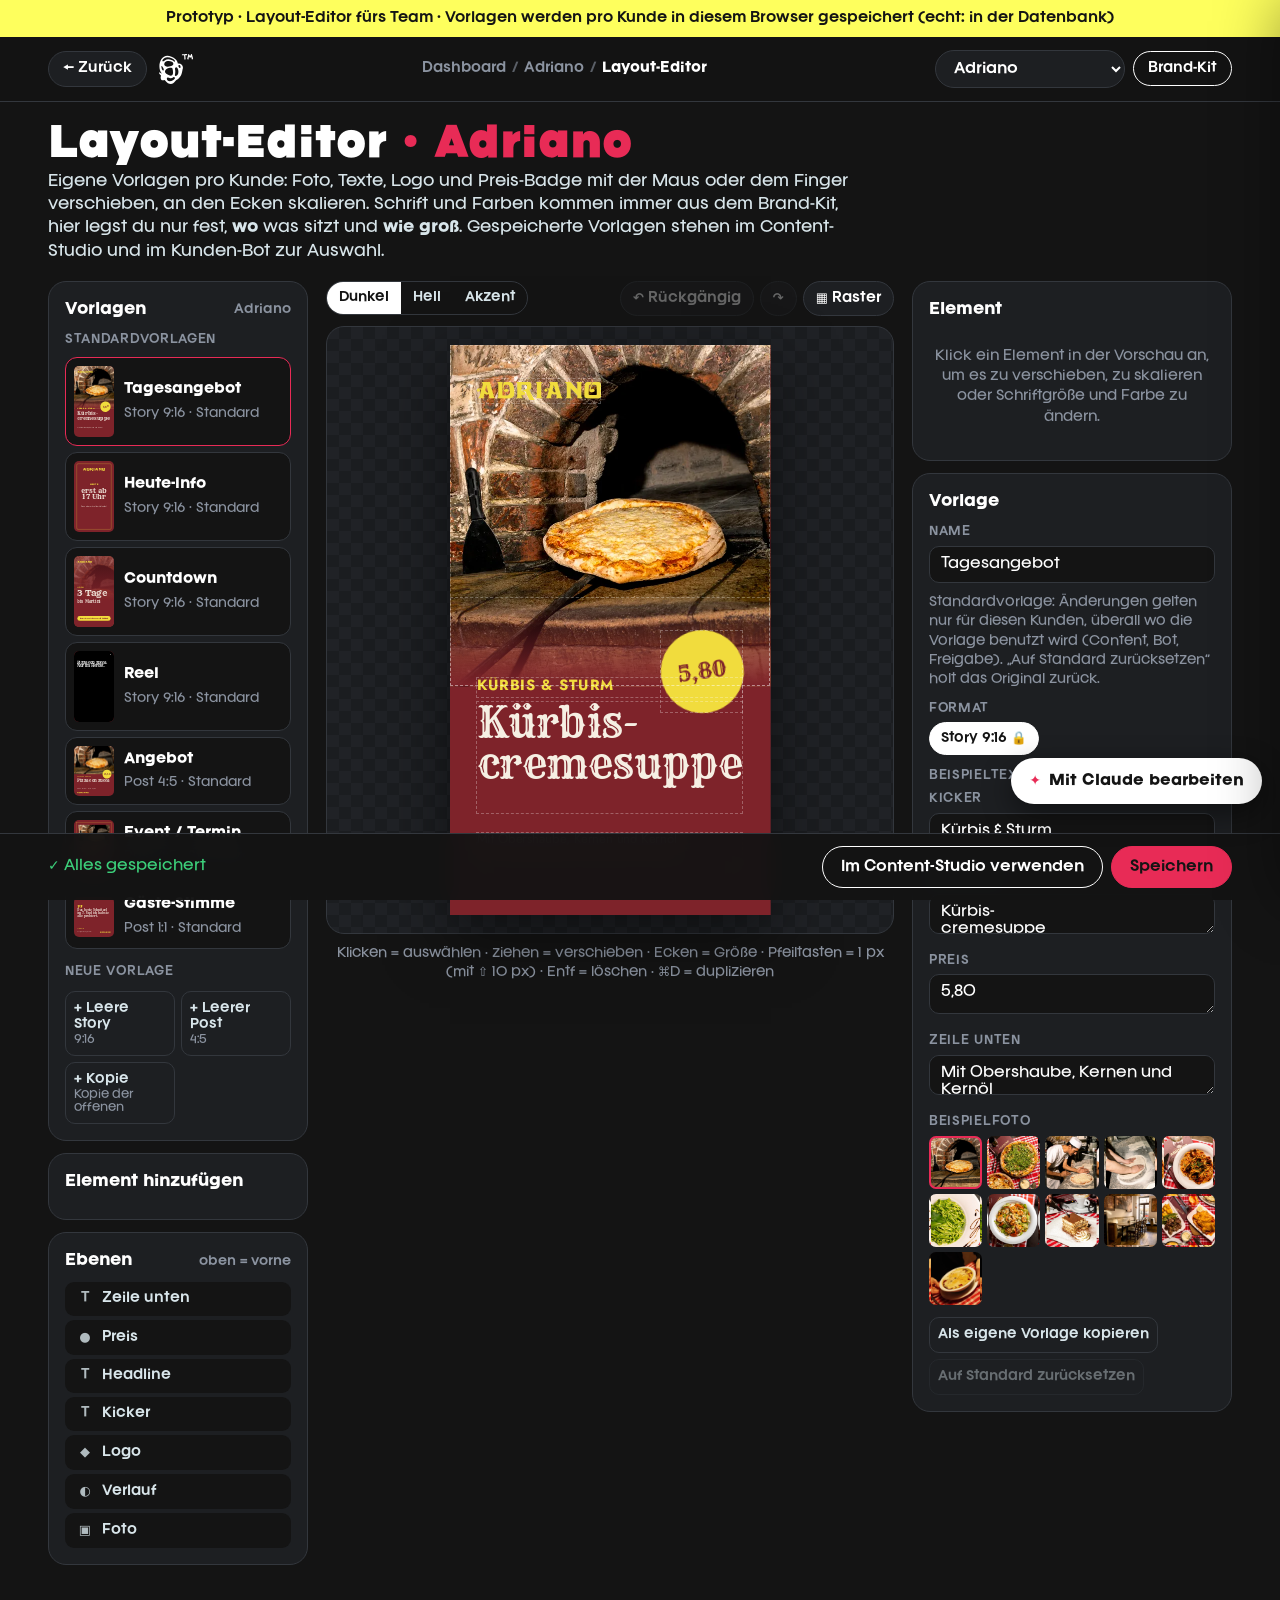
<file: vorlagen/index.html>
<!doctype html>
<html lang="de">
<head>
<meta charset="utf-8">
<meta name="viewport" content="width=device-width,initial-scale=1,viewport-fit=cover">
<meta name="robots" content="noindex,nofollow">
<title>the first thought — Layout-Editor</title>
<meta name="theme-color" content="#141414">
<link rel="icon" href="../assets/img/logo-pink.svg" type="image/svg+xml">
<link rel="preconnect" href="https://fonts.googleapis.com">
<link rel="preconnect" href="https://fonts.gstatic.com" crossorigin>
<link rel="stylesheet" href="../assets/css/base.css">
<style>
  .banner{background:var(--yellow);color:var(--ink);font-size:13.5px;font-weight:600;text-align:center;padding:8px var(--gutter)}
  header.top{position:sticky;top:0;z-index:30;background:rgba(20,20,20,.92);backdrop-filter:blur(10px);-webkit-backdrop-filter:blur(10px);border-bottom:1px solid var(--line)}
  header.top .wrap{display:flex;align-items:center;justify-content:space-between;height:64px;gap:14px;max-width:1500px}
  .crumbs{font-size:13px;color:var(--muted);font-weight:600}
  .crumbs b{color:var(--paper)}
  .hdr-r{display:flex;gap:8px;align-items:center}
  .hdr-r .btn{white-space:nowrap}
  .csel{font:600 14px var(--sans);background:var(--ink-2);color:var(--paper);border:1.5px solid var(--line);border-radius:999px;padding:10px 14px;max-width:190px}
  main.wrap{max-width:1500px;padding-bottom:110px}
  h1{font-weight:900;font-size:clamp(26px,3.4vw,40px);margin:22px 0 4px;line-height:1.05}
  .lead{color:var(--mist);margin:0 0 18px;max-width:820px;font-size:15px}
  .ed{display:grid;grid-template-columns:260px minmax(0,1fr) 320px;gap:18px;align-items:start}
  @media (max-width:1180px){.ed{grid-template-columns:240px minmax(0,1fr)}.ed .props{grid-column:1 / -1}}
  @media (max-width:760px){.ed{grid-template-columns:minmax(0,1fr)}.ed .stagecol{order:-1;position:static}.stagewrap{padding:10px}.lead{font-size:14px}.lead .more{display:none}.stagehint{display:none}}
  .panel{background:var(--ink-2);border:1px solid var(--line);border-radius:var(--radius);padding:16px;margin-bottom:12px}
  .panel h2{font-size:15px;font-weight:700;margin:0 0 10px;display:flex;justify-content:space-between;align-items:center;gap:8px}
  .panel h2 small{font-weight:600;color:var(--muted);font-size:12px}
  .hint{font-size:12.5px;color:var(--muted);margin:0 0 10px}
  .lays{display:flex;flex-direction:column;gap:6px}
  .lay{display:flex;gap:10px;align-items:center;border:1.5px solid var(--line);border-radius:12px;padding:8px;cursor:pointer;background:var(--ink);text-align:left;color:var(--paper);font:inherit}
  .lay[aria-pressed="true"]{border-color:var(--pink)}
  .lay .th{width:40px;flex:none;border-radius:5px;overflow:hidden}
  .lay b{display:block;font-size:13.5px}
  .lay span{font-size:12px;color:var(--muted)}
  .new{display:grid;grid-template-columns:1fr 1fr;gap:6px;margin-top:10px}
  .chipb{font:600 12.5px var(--sans);background:transparent;color:var(--mist);border:1.5px solid var(--line);border-radius:10px;padding:9px 8px;cursor:pointer;text-align:left}
  .chipb:hover{border-color:var(--pink);color:var(--pink)}
  .chipb small{display:block;font-weight:400;color:var(--muted);font-size:11px}
  .tools{display:grid;grid-template-columns:1fr 1fr;gap:6px}
  .layers{display:flex;flex-direction:column;gap:4px;max-height:300px;overflow:auto}
  .layers button{display:flex;gap:8px;align-items:center;font:600 13px var(--sans);background:var(--ink);color:var(--mist);border:1.5px solid transparent;border-radius:9px;padding:8px 10px;cursor:pointer;text-align:left}
  .layers button[aria-pressed="true"]{border-color:var(--pink);color:var(--paper)}
  .layers i{font-style:normal;width:18px;text-align:center;opacity:.8}

  .stagecol{position:sticky;top:80px}
  .stagebar{display:flex;justify-content:space-between;align-items:center;gap:8px;margin-bottom:10px;flex-wrap:wrap}
  .seg{display:inline-flex;border:1.5px solid var(--line);border-radius:999px;overflow:hidden}
  .seg button{font:600 12.5px var(--sans);background:transparent;color:var(--mist);border:0;padding:8px 12px;cursor:pointer}
  .seg button[aria-pressed="true"]{background:var(--paper);color:var(--ink)}
  .iconb{font:600 13px var(--sans);background:var(--ink-2);color:var(--paper);border:1.5px solid var(--line);border-radius:999px;padding:8px 12px;cursor:pointer}
  .iconb:disabled{opacity:.35;cursor:default}
  .stagewrap{display:grid;place-items:center;background:repeating-conic-gradient(#1b1d20 0 25%, #202226 0 50%) 0 0/24px 24px;border:1px solid var(--line);border-radius:var(--radius);padding:18px;min-height:300px}
  #stage{position:relative;box-shadow:0 20px 60px rgba(0,0,0,.5);touch-action:none;user-select:none;-webkit-user-select:none}
  #art{position:absolute;inset:0;overflow:hidden}
  #ov{position:absolute;inset:0}
  .ob{position:absolute;outline:1px dashed rgba(255,255,255,.28);outline-offset:-1px;cursor:move}
  .ob:hover{outline-color:rgba(232,43,86,.8)}
  .ob.sel{outline:2px solid var(--pink);outline-offset:0}
  .ob .lb{position:absolute;left:-2px;top:-22px;font:700 11px var(--sans);background:var(--pink);color:var(--ink);padding:3px 6px;border-radius:5px 5px 5px 0;white-space:nowrap;display:none;pointer-events:none}
  .ob.sel .lb{display:block}
  .hd{position:absolute;width:16px;height:16px;background:#fff;border:2px solid var(--pink);border-radius:4px;display:none}
  .ob.sel .hd{display:block}
  .hd.nw{left:-9px;top:-9px;cursor:nwse-resize}.hd.ne{right:-9px;top:-9px;cursor:nesw-resize}
  .hd.sw{left:-9px;bottom:-9px;cursor:nesw-resize}.hd.se{right:-9px;bottom:-9px;cursor:nwse-resize}
  @media (pointer:coarse){.hd{width:20px;height:20px}.hd.nw{left:-11px;top:-11px}.hd.ne{right:-11px;top:-11px}.hd.sw{left:-11px;bottom:-11px}.hd.se{right:-11px;bottom:-11px}}
  .guide{position:absolute;background:#3cf;pointer-events:none;display:none}
  .guide.v{top:0;bottom:0;width:1px;left:50%}.guide.h{left:0;right:0;height:1px;top:50%}
  .stagehint{font-size:12.5px;color:var(--muted);margin-top:10px;text-align:center}

  label.fld{display:block;margin-bottom:10px}
  label.fld > span{display:block;font-size:11.5px;font-weight:600;letter-spacing:.06em;text-transform:uppercase;color:var(--muted);margin-bottom:5px}
  .inp,label.fld input[type=text],label.fld textarea,label.fld select{width:100%;font:14px var(--sans);color:var(--paper);background:var(--ink);border:1.5px solid var(--line);border-radius:10px;padding:9px 11px}
  label.fld textarea{min-height:58px;resize:vertical}
  .rng{display:flex;gap:8px;align-items:center}
  .rng input[type=range]{flex:1;accent-color:var(--pink)}
  .rng input[type=number]{width:70px;font:13px var(--sans);color:var(--paper);background:var(--ink);border:1.5px solid var(--line);border-radius:8px;padding:7px}
  .xywh{display:grid;grid-template-columns:repeat(4,1fr);gap:6px;margin-bottom:10px}
  .xywh label{font-size:11px;color:var(--muted);font-weight:600}
  .xywh input{width:100%;font:13px var(--sans);color:var(--paper);background:var(--ink);border:1.5px solid var(--line);border-radius:8px;padding:7px 6px}
  .chips{display:flex;flex-wrap:wrap;gap:6px}
  .chips button{font:600 12.5px var(--sans);background:transparent;color:var(--mist);border:1.5px solid var(--line);border-radius:999px;padding:7px 11px;cursor:pointer;display:inline-flex;gap:6px;align-items:center}
  .chips button[aria-pressed="true"]{background:var(--paper);color:var(--ink);border-color:var(--paper)}
  .chips .dot{width:12px;height:12px;border-radius:50%;border:1px solid rgba(255,255,255,.4)}
  .pos9{display:grid;grid-template-columns:repeat(3,34px);gap:4px}
  .pos9 button{height:34px;border-radius:8px;border:1.5px solid var(--line);background:var(--ink);cursor:pointer;color:var(--muted);font-size:14px}
  .pos9 button:hover{border-color:var(--pink);color:var(--pink)}
  .row2{display:flex;gap:14px;align-items:flex-start;flex-wrap:wrap;margin-bottom:10px}
  .row2 > div{flex:1;min-width:120px}
  .sub{font-size:11.5px;font-weight:600;letter-spacing:.06em;text-transform:uppercase;color:var(--muted);margin:0 0 5px}
  .acts{display:flex;gap:6px;flex-wrap:wrap;margin-top:6px}
  .mt{display:grid;grid-template-columns:repeat(5,1fr);gap:5px}
  .mt button{aspect-ratio:1;border-radius:7px;border:2px solid transparent;background:var(--ink-3) center/cover;cursor:pointer;padding:0}
  .mt button[aria-pressed="true"]{border-color:var(--pink)}
  .empty{font-size:13px;color:var(--muted);text-align:center;padding:16px 6px}
  .ck{display:flex;gap:8px;align-items:flex-start;font-size:13.5px;color:var(--mist);margin:6px 0}
  .ck input{width:18px;height:18px;accent-color:var(--pink);flex:none;margin-top:1px}

  .savebar{position:fixed;left:0;right:0;bottom:0;z-index:40;background:rgba(20,20,20,.95);backdrop-filter:blur(10px);-webkit-backdrop-filter:blur(10px);border-top:1px solid var(--line)}
  .savebar .wrap{max-width:1500px;display:flex;align-items:center;justify-content:space-between;gap:12px;padding-top:12px;padding-bottom:calc(12px + env(safe-area-inset-bottom))}
  .savebar #saved{font-size:14px;color:var(--mist)}
  .savebar #saved.ok{color:#3ccf7a}
  .savebar #saved.err{color:var(--pink)}
  .savebar .sbr{display:flex;gap:8px}
  .savebar .btn{padding:13px 18px;font-size:14px;white-space:nowrap}
  @media (max-width:760px){.crumbs{display:none}}
  @media (max-width:560px){.savebar #toContent{display:none}.savebar #saved{font-size:12.5px;line-height:1.3}.hdr-r .btn{display:none}}
</style>
</head>
<body>
<div class="banner">Prototyp · Layout-Editor fürs Team · Vorlagen werden pro Kunde in diesem Browser gespeichert (echt: in der Datenbank)</div>
<header class="top"><div class="wrap">
  <a href="../" aria-label="Zur Übersicht"><img class="logo" src="../assets/img/logo-white.svg" alt="the first thought" style="width:34px"></a>
  <span class="crumbs"></span>
  <div class="hdr-r"><select id="client" class="csel" aria-label="Kunde wählen"></select><a class="btn" id="bkLink" href="../brandkit/" style="padding:10px 14px;font-size:13px">Brand-Kit</a></div>
</div></header>

<main class="wrap">
  <h1>Layout-Editor <span id="hName" style="color:var(--pink)"></span></h1>
  <p class="lead">Eigene Vorlagen pro Kunde: Foto, Texte, Logo und Preis-Badge mit der Maus oder dem Finger verschieben, an den Ecken skalieren.<span class="more"> Schrift und Farben kommen immer aus dem Brand-Kit, hier legst du nur fest, <b>wo</b> was sitzt und <b>wie groß</b>. Gespeicherte Vorlagen stehen im Content-Studio und im Kunden-Bot zur Auswahl.</span></p>

  <div class="ed">
    <aside>
      <div class="panel">
        <h2>Vorlagen <small id="layCount"></small></h2>
        <div class="lays" id="lays"></div>
        <p class="sub" style="margin-top:14px">Neue Vorlage</p>
        <div class="new" id="new"></div>
      </div>
      <div class="panel">
        <h2>Element hinzufügen</h2>
        <div class="tools" id="tools"></div>
      </div>
      <div class="panel">
        <h2>Ebenen <small>oben = vorne</small></h2>
        <div class="layers" id="layers"></div>
      </div>
    </aside>

    <section class="stagecol">
      <div class="stagebar">
        <div class="seg" id="vars"></div>
        <div style="display:flex;gap:6px">
          <button class="iconb" type="button" id="undo" title="Rückgängig (⌘Z)">↶ Rückgängig</button>
          <button class="iconb" type="button" id="redo" title="Wiederholen (⇧⌘Z)">↷</button>
          <button class="iconb" type="button" id="grid" aria-pressed="true" title="Am Raster einrasten">▦ Raster</button>
        </div>
      </div>
      <div class="stagewrap" id="stagewrap">
        <div id="stage"><div id="art"></div><div id="ov"></div><div class="guide v" id="gv"></div><div class="guide h" id="gh"></div></div>
      </div>
      <p class="stagehint">Klicken = auswählen · ziehen = verschieben · Ecken = Größe · Pfeiltasten = 1 px (mit ⇧ 10 px) · Entf = löschen · ⌘D = duplizieren</p>
    </section>

    <aside class="props">
      <div class="panel" id="elPanel"></div>
      <div class="panel">
        <h2>Vorlage</h2>
        <label class="fld"><span>Name</span><input type="text" id="lName"></label>
        <p class="hint" id="stdNote">Standardvorlage: Änderungen gelten nur für diesen Kunden, überall wo die Vorlage benutzt wird (Content, Bot, Freigabe). „Auf Standard zurücksetzen“ holt das Original zurück.</p>
        <p class="sub">Format</p>
        <div class="chips" id="fmts" style="margin-bottom:12px"></div>
        <p class="sub">Beispieltexte (nur Vorschau)</p>
        <div id="samples"></div>
        <p class="sub" id="mtLabel">Beispielfoto</p>
        <div class="mt" id="mt" style="margin-bottom:12px"></div>
        <label class="ck"><input type="checkbox" id="lBot"> Im Kunden-Bot als Variante anbieten</label>
        <div class="acts">
          <button class="chipb" type="button" id="lDup">Vorlage duplizieren</button>
          <button class="chipb" type="button" id="lDel">Vorlage löschen</button>
        </div>
      </div>
    </aside>
  </div>
</main>

<div class="savebar"><div class="wrap">
  <span id="saved" class="ok">✓ Alles gespeichert</span>
  <div class="sbr"><a class="btn" id="toContent" href="../content/">Im Content-Studio verwenden</a><button class="btn btn--pink" type="button" id="saveBtn">Speichern</button></div>
</div></div>

<script src="../assets/js/templates.js"></script>
<script src="../assets/js/clients.js"></script>
<script src="../assets/js/nav.js"></script>
<script src="../assets/js/assist.js"></script>
<script>
(() => {
"use strict";
const $ = id => document.getElementById(id);
const esc = s => String(s ?? "").replace(/[&<>"]/g, c => ({ "&": "&amp;", "<": "&lt;", ">": "&gt;", '"': "&quot;" }[c]));
const CID = TFT_currentClient();
const CL = TFT_CLIENTS[CID];
const KEY = "tft-layouts-" + CID;
let brand = TFT_getBrand(CID);
const uid = p => (p || "e") + Date.now().toString(36) + Math.random().toString(36).slice(2, 5);
const clone = o => JSON.parse(JSON.stringify(o));
const FMT = TFT_FMT, FL = TFT_FIELD_LABELS;

// ---------- Vorlagen: 7 Standardvorlagen (pro Kunde anpassbar) + eigene ----------
const T = (field, x, y, w, h, o) => Object.assign({ type: "text", field, x, y, w, h, font: "head", size: 80, color: "fg", align: "left" }, o || {});
const STDK = ["special", "today", "story", "reel", "offer", "event", "quote"];
const BLANK = {
  blankStory: { name: "Leere Story", format: "story", els: [{ type: "logo", x: 340, y: 120, w: 400, h: 90, align: "center" }] },
  blankPost: { name: "Leerer Post", format: "post45", els: [{ type: "logo", x: 80, y: 1230, w: 320, h: 60, align: "left" }] }
};
function samplesFor(k) {
  const o = {}, tt = TFT_TEMPLATES[k];
  if (tt) tt.fields.forEach(f => { o[f.k] = f.def; });
  if (CL.seed) { const sd = CL.seed().find(p => p.tpl === k); if (sd && sd.f) Object.assign(o, sd.f); }
  if (k === "reel" && !o.url) o.url = CID === "fuchsbau" ? "https://interactive-examples.mdn.mozilla.net/media/cc0-videos/flower.mp4" : ((CL.media.find(m => /\.mp4$/.test(m.url || "")) || {}).url || "");
  return o;
}
function stdCopy(k) { const L = TFT_stdDefault(k); L.samples = samplesFor(k); return L; }
const isStdDefault = l => l.std && JSON.stringify({ f: l.format, e: l.els }) === JSON.stringify({ f: TFT_STD[l.std].format, e: TFT_STD[l.std].els });
function fromPreset(k) {
  const P = TFT_STD[k] ? Object.assign(TFT_stdDefault(k), { name: TFT_TEMPLATES[k].label }) : clone(BLANK[k]);
  const L = { id: uid("l"), name: P.name + " (eigen)", format: P.format, els: P.els.map(e => Object.assign(e, { id: uid() })), samples: TFT_STD[k] ? samplesFor(k) : {}, base: k };
  return L;
}

// ---------- Zustand ----------
let stored = [];
try { stored = JSON.parse(localStorage.getItem(KEY) || "[]"); } catch (e) {}
let layouts = [...STDK.map(k => { const o = stored.find(l => l.std === k); return o ? Object.assign(o, { name: TFT_TEMPLATES[k].label }) : stdCopy(k); }), ...stored.filter(l => !l.std)];
const qs = new URLSearchParams(location.search);
let dirty = false;
if (qs.get("from") && (TFT_STD[qs.get("from")] || BLANK[qs.get("from")])) { const L = fromPreset(qs.get("from")); layouts.push(L); dirty = true; history.replaceState(null, "", "?k=" + CID + "&l=" + L.id); }
let cur = (layouts.find(l => l.id === qs.get("l")) || layouts.find(l => !l.std) || layouts[0]).id;
let selId = null, variant = "dark", snap = true, img = (CL.media.find(m => m.url && !/\.mp4$/.test(m.url)) || {}).url || "";
const L = () => layouts.find(l => l.id === cur);
const E = () => (L().els || []).find(e => e.id === selId);
const fm = () => FMT[L().format] || FMT.post45;

// ---------- Rückgängig ----------
let hist = [JSON.stringify(layouts)], fut = [], ht;
function commit(now) {
  clearTimeout(ht);
  const push = () => { const s = JSON.stringify(layouts); if (s !== hist[hist.length - 1]) { hist.push(s); if (hist.length > 80) hist.shift(); fut = []; } updUndo(); };
  if (now) push(); else ht = setTimeout(push, 350);
}
function undo() { commit(true); if (hist.length < 2) return; fut.push(hist.pop()); layouts = JSON.parse(hist[hist.length - 1]); fix(); changed(false); }
function redo() { if (!fut.length) return; const s = fut.pop(); hist.push(s); layouts = JSON.parse(s); fix(); changed(false); }
function fix() { if (!L()) cur = layouts[0].id; if (!E()) selId = null; }
function updUndo() { $("undo").disabled = hist.length < 2; $("redo").disabled = !fut.length; }

function changed(record) {
  dirty = true; $("saved").className = "err"; $("saved").textContent = "● Nicht gespeichert";
  if (record !== false) commit();
  renderAll();
}
function persist() {
  const out = layouts.filter(l => !isStdDefault(l));
  try { localStorage.setItem(KEY, JSON.stringify(out)); } catch (e) { $("saved").className = "err"; $("saved").textContent = "Speichern fehlgeschlagen (Speicher voll?)"; return false; }
  const ok = localStorage.getItem(KEY) === JSON.stringify(out);
  dirty = !ok;
  const nStd = out.filter(l => l.std).length, nOwn = out.filter(l => !l.std).length;
  $("saved").className = ok ? "ok" : "err";
  $("saved").textContent = ok ? `✓ Gespeichert · ${nStd} Standardvorlage${nStd === 1 ? "" : "n"} angepasst, ${nOwn} eigene für ${CL.name}` : "Speichern fehlgeschlagen";
  renderList();
  return ok;
}

// ---------- Darstellung ----------
let S = 1;
function post() { return { tpl: "__edit", v: variant, f: L().samples || {}, img, layout: L() }; }
function sizeStage() {
  const f = fm(), wrap = $("stagewrap");
  const aw = Math.max(200, wrap.clientWidth - (window.innerWidth <= 760 ? 22 : 36));
  const ah = window.innerWidth <= 760 ? Math.max(420, window.innerHeight - 150) : Math.max(320, window.innerHeight - 330);
  S = Math.min(aw / f.w, ah / f.h, 1);
  $("stage").style.width = Math.round(f.w * S) + "px"; $("stage").style.height = Math.round(f.h * S) + "px";
}
function renderArt() {
  sizeStage();
  $("art").innerHTML = `<div style="position:absolute;left:0;top:0;transform-origin:0 0;transform:scale(${S})">${TFT_renderPost(post(), brand)}</div>`;
  TFT_fit($("art")); TFT_track($("art"));
  renderOv();
}
const ICON = { text: "T", badge: "●", photo: "▣", logo: "◆", box: "□", shade: "◐", video: "▶", play: "▷" };
const TYPE = { text: "Text", badge: "Preis-Badge", photo: "Foto", logo: "Logo", box: "Fläche/Rahmen", shade: "Verlauf", video: "Video", play: "Play-Symbol" };
const elName = e => e.type === "text" || e.type === "badge" ? (e.field ? (FL[e.field] || e.field) : "Text „" + (e.text || "").slice(0, 16) + "“") : e.type === "box" ? (e.fill ? "Fläche" : "Rahmen") : TYPE[e.type];
function renderOv() {
  const ov = $("ov"); ov.innerHTML = "";
  L().els.forEach(e => {
    const b = document.createElement("div"); b.className = "ob" + (e.id === selId ? " sel" : ""); b.dataset.id = e.id;
    place(b, e);
    b.innerHTML = `<span class="lb">${esc(elName(e))}</span>` + ["nw", "ne", "sw", "se"].map(h => `<span class="hd ${h}" data-h="${h}"></span>`).join("");
    ov.appendChild(b);
  });
}
function place(b, e) { b.style.left = e.x * S + "px"; b.style.top = e.y * S + "px"; b.style.width = e.w * S + "px"; b.style.height = e.h * S + "px"; }

function renderList() {
  const box = $("lays"); box.innerHTML = "";
  $("layCount").textContent = CL.name;
  layouts.forEach((l, i) => {
    if (i === 0 || (!l.std && layouts[i - 1].std)) { const h = document.createElement("p"); h.className = "sub"; h.style.margin = i ? "12px 0 2px" : "0 0 2px"; h.textContent = l.std ? "Standardvorlagen" : "Eigene Vorlagen"; box.appendChild(h); }
    const b = document.createElement("button"); b.type = "button"; b.className = "lay"; b.setAttribute("aria-pressed", String(l.id === cur));
    const f = FMT[l.format] || FMT.post45;
    b.innerHTML = `<div class="th"></div><div><b>${esc(l.name)}</b><span>${esc(f.label)}${l.std ? (isStdDefault(l) ? " · Standard" : " · <i style='font-style:normal;color:var(--pink)'>angepasst</i>") : " · ★ eigen"}${l.bot ? " · Bot" : ""}</span></div>`;
    b.onclick = () => { cur = l.id; selId = null; history.replaceState(null, "", "?k=" + CID + "&l=" + l.id); renderAll(); };
    box.appendChild(b);
    requestAnimationFrame(() => TFT_mount(b.querySelector(".th"), { tpl: "__edit", v: variant, f: l.samples || {}, img, layout: l }, brand));
  });
  const nw = $("new"); nw.innerHTML = "";
  [["blankStory", "9:16"], ["blankPost", "4:5"], ["current", "Kopie der offenen"]].forEach(([k, s]) => {
    const b = document.createElement("button"); b.type = "button"; b.className = "chipb"; b.innerHTML = `+ ${k === "current" ? "Kopie" : esc(BLANK[k].name)}<small>${s}</small>`;
    if (k === "current") { b.onclick = () => $("lDup").click(); nw.appendChild(b); return; }
    b.onclick = () => { const l = fromPreset(k); layouts.push(l); cur = l.id; selId = null; changed(); };
    nw.appendChild(b);
  });
}
function renderTools() {
  const t = $("tools"); t.innerHTML = "";
  const f = () => fm();
  const add = (label, mk) => { const b = document.createElement("button"); b.type = "button"; b.className = "chipb"; b.textContent = label; b.onclick = () => { const e = Object.assign(mk(), { id: uid() }); L().els.push(e); selId = e.id; changed(); }; t.appendChild(b); };
  add("+ Text", () => T(unusedField(), 90, Math.round(f().h * .4), 900, 160, { size: 90 }));
  add("+ Preis-Badge", () => ({ type: "badge", field: "price", x: f().w - 330, y: 120, w: 240, h: 240, size: 62, rotate: -8, color: "ac" }));
  add("+ Foto", () => ({ type: "photo", x: 90, y: 200, w: 900, h: 700, radius: 0 }));
  add("+ Logo", () => ({ type: "logo", x: 90, y: 90, w: 360, h: 80, align: "left" }));
  add("+ Fläche", () => ({ type: "box", x: 90, y: f().h - 400, w: 900, h: 200, fill: true, color: "ac", radius: 24 }));
  add("+ Rahmen", () => ({ type: "box", x: 60, y: 60, w: f().w - 120, h: f().h - 120, border: 6, color: "ac", radius: 0 }));
  add("+ Verlauf", () => ({ type: "shade", x: 0, y: Math.round(f().h * .45), w: f().w, h: 400, color: "bg", dir: "down" }));
  add("+ Fester Text", () => T("", 90, f().h - 300, 900, 100, { text: "Jetzt reservieren", font: "body", size: 44, weight: 700 }));
}
function unusedField() { const used = L().els.map(e => e.field); return ["title", "kicker", "sub", "price", "big", "date", "cta"].find(k => !used.includes(k)) || "title"; }
function renderLayers() {
  const box = $("layers"); box.innerHTML = "";
  L().els.slice().reverse().forEach(e => {
    const b = document.createElement("button"); b.type = "button"; b.setAttribute("aria-pressed", String(e.id === selId));
    b.innerHTML = `<i>${ICON[e.type]}</i>${esc(elName(e))}`; b.onclick = () => { selId = e.id; renderAll(); };
    box.appendChild(b);
  });
  if (!L().els.length) box.innerHTML = `<div class="empty">Noch leer. Links Elemente hinzufügen.</div>`;
}

// ---------- Eigenschaften ----------
const COLORS = () => [["fg", "Schrift"], ["ac", "Akzent"], ["bg", "Hintergrund"], ["onAc", "auf Akzent"], ["white", "Weiß"]];
function renderProps() {
  const P = $("elPanel"), e = E();
  if (!e) { P.innerHTML = `<h2>Element</h2><div class="empty">Klick ein Element in der Vorschau an, um es zu verschieben, zu skalieren oder Schriftgröße und Farbe zu ändern.</div>`; return; }
  const isTxt = e.type === "text" || e.type === "badge";
  const fields = Object.keys(FL);
  let h = `<h2>${ICON[e.type]} ${esc(elName(e))} <small>${esc(TYPE[e.type])}</small></h2>`;
  if (isTxt) {
    h += `<label class="fld"><span>Inhalt</span><select id="pField">${fields.map(k => `<option value="${k}" ${e.field === k ? "selected" : ""}>Feld: ${esc(FL[k])}</option>`).join("")}<option value="" ${!e.field ? "selected" : ""}>Fester Text (immer gleich)</option></select></label>`;
    if (!e.field) h += `<label class="fld"><span>Text</span><textarea id="pText">${esc(e.text || "")}</textarea></label>`;
    h += `<div class="row2"><div><p class="sub">Schrift</p><div class="chips" id="pFont"></div></div><div><p class="sub">Stil</p><div class="chips" id="pStyle"></div></div></div>`;
    h += `<p class="sub">Schriftgröße (wird automatisch kleiner, wenn der Text nicht passt)</p><div class="rng" style="margin-bottom:10px"><input type="range" id="pSize" min="16" max="320" value="${e.size || 60}"><input type="number" id="pSizeN" value="${e.size || 60}"></div>`;
    if (e.type === "text") h += `<p class="sub">Zeilenabstand</p><div class="rng" style="margin-bottom:10px"><input type="range" id="pLh" min="0.8" max="1.6" step="0.05" value="${e.lh || 1.05}"><input type="number" id="pLhN" step="0.05" value="${e.lh || 1.05}"></div>`;
    if (e.type === "text") h += `<div class="row2"><div><p class="sub">Ausrichtung</p><div class="chips" id="pAlign"></div></div><div><p class="sub">Hinterlegung</p><div class="chips" id="pPill"></div></div></div>`;
    if (e.type === "badge") h += `<p class="sub">Drehung</p><div class="rng" style="margin-bottom:10px"><input type="range" id="pRot" min="-30" max="30" value="${e.rotate || 0}"><input type="number" id="pRotN" value="${e.rotate || 0}"></div>`;
  }
  if (e.type === "logo") h += `<p class="sub">Ausrichtung im Rahmen</p><div class="chips" id="pAlign" style="margin-bottom:10px"></div><p class="hint">Hell oder dunkel wählt das Tool automatisch, je nach Hintergrund.</p>`;
  if (e.type === "box") h += `<div class="row2"><div><p class="sub">Art</p><div class="chips" id="pBox"></div></div></div><p class="sub">Rahmenstärke</p><div class="rng" style="margin-bottom:10px"><input type="range" id="pBorder" min="0" max="30" value="${e.border || 0}"><input type="number" id="pBorderN" value="${e.border || 0}"></div>`;
  if (e.type === "shade") h += `<p class="sub">Richtung</p><div class="chips" id="pDir" style="margin-bottom:10px"></div>`;
  if (e.type !== "logo" && e.type !== "shade" && e.type !== "badge") h += `<p class="sub">Eckenradius</p><div class="rng" style="margin-bottom:10px"><input type="range" id="pRad" min="0" max="200" value="${e.radius || 0}"><input type="number" id="pRadN" value="${e.radius || 0}"></div>`;
  if (!["photo", "logo", "video", "play"].includes(e.type)) h += `<p class="sub">Farbe aus dem Brand-Kit</p><div class="chips" id="pColor" style="margin-bottom:10px"></div>`;
  h += `<p class="sub">Deckkraft</p><div class="rng" style="margin-bottom:12px"><input type="range" id="pOp" min="0.1" max="1" step="0.05" value="${e.opacity != null ? e.opacity : 1}"><input type="number" id="pOpN" step="0.05" value="${e.opacity != null ? e.opacity : 1}"></div>`;
  h += `<div class="row2"><div style="flex:none"><p class="sub">Schnell platzieren</p><div class="pos9" id="pPos"></div></div><div><p class="sub">Position & Größe (px)</p><div class="xywh">${["x", "y", "w", "h"].map(k => `<label>${k.toUpperCase()}<input type="number" data-k="${k}" value="${Math.round(e[k])}"></label>`).join("")}</div>
    <div class="acts"><button class="chipb" type="button" id="pFull">Ganzflächig</button><button class="chipb" type="button" id="pCenter">Mittig</button></div></div></div>`;
  h += `<div class="acts"><button class="chipb" type="button" id="pUp">Nach vorne</button><button class="chipb" type="button" id="pDown">Nach hinten</button><button class="chipb" type="button" id="pDup">Duplizieren</button><button class="chipb" type="button" id="pDel" style="color:var(--pink)">Löschen</button></div>`;
  P.innerHTML = h;
  const chips = (id, opts, curV, set) => { const c = $(id); if (!c) return; opts.forEach(([v, label, dot]) => { const b = document.createElement("button"); b.type = "button"; b.setAttribute("aria-pressed", String(curV === v)); b.innerHTML = (dot ? `<span class="dot" style="background:${dot}"></span>` : "") + esc(label); b.onclick = () => { set(v); changed(); }; c.appendChild(b); }); };
  const pc = paletteNow();
  chips("pFont", [["head", "Headline"], ["body", "Text"]], e.font || "head", v => e.font = v);
  if ($("pStyle")) { $("pStyle").innerHTML = ""; [["upper", "GROSS", !!e.upper], ["bold", "Fett", (e.weight || 400) >= 600], ["shadow", "Schatten", !!e.shadow]].forEach(([k, l, on]) => { const b = document.createElement("button"); b.type = "button"; b.setAttribute("aria-pressed", String(on)); b.textContent = l; b.onclick = () => { if (k === "upper") e.upper = !e.upper; else if (k === "shadow") e.shadow = !e.shadow; else e.weight = (e.weight || 400) >= 600 ? 400 : 700; changed(); }; $("pStyle").appendChild(b); }); }
  chips("pAlign", [["left", "Links"], ["center", "Mitte"], ["right", "Rechts"]], e.align || "left", v => e.align = v);
  chips("pPill", [["", "Keine"], ["ac", "Akzent", pc.ac], ["fg", "Schrift", pc.fg]], e.pill || "", v => { e.pill = v || undefined; if (v && e.color === v) e.color = v === "ac" ? "onAc" : "bg"; });
  chips("pColor", COLORS().map(([k, l]) => [k, l, pc[k]]), e.color || (e.type === "badge" ? "ac" : "fg"), v => e.color = v);
  chips("pBox", [["fill", "Fläche"], ["frame", "Rahmen"]], e.fill ? "fill" : "frame", v => { e.fill = v === "fill"; if (!e.fill && !e.border) e.border = 6; });
  chips("pDir", [["down", "nach unten dichter"], ["up", "nach oben dichter"]], e.dir || "down", v => e.dir = v);
  const rng = (id, key, num) => { const r = $(id), n = $(id + "N"); if (!r) return; const set = v => { e[key] = num ? parseFloat(v) : v; renderArtLight(); }; r.oninput = () => { n.value = r.value; set(r.value); }; n.oninput = () => { r.value = n.value; set(n.value); }; r.onchange = n.onchange = () => changed(); };
  rng("pSize", "size", 1); rng("pLh", "lh", 1); rng("pRot", "rotate", 1); rng("pBorder", "border", 1); rng("pRad", "radius", 1); rng("pOp", "opacity", 1);
  if ($("pField")) $("pField").onchange = ev => { e.field = ev.target.value || undefined; if (!e.field && !e.text) e.text = "Fester Text"; changed(); };
  if ($("pText")) { $("pText").oninput = ev => { e.text = ev.target.value; renderArtLight(); }; $("pText").onchange = () => changed(); }
  P.querySelectorAll(".xywh input").forEach(i => { i.onchange = () => { e[i.dataset.k] = Math.max(i.dataset.k === "w" || i.dataset.k === "h" ? 20 : -2000, parseInt(i.value, 10) || 0); changed(); }; });
  const pos = $("pPos"), M = 80, f = fm();
  ["↖", "↑", "↗", "←", "•", "→", "↙", "↓", "↘"].forEach((s, i) => { const b = document.createElement("button"); b.type = "button"; b.textContent = s; b.onclick = () => { const cx = i % 3, cy = Math.floor(i / 3); e.x = Math.round([M, (f.w - e.w) / 2, f.w - e.w - M][cx]); e.y = Math.round([M, (f.h - e.h) / 2, f.h - e.h - M][cy]); if (e.type === "logo" || e.type === "text") e.align = ["left", "center", "right"][cx]; changed(); }; pos.appendChild(b); });
  $("pFull").onclick = () => { Object.assign(e, { x: 0, y: 0, w: f.w, h: f.h }); changed(); };
  $("pCenter").onclick = () => { e.x = Math.round((f.w - e.w) / 2); changed(); };
  $("pUp").onclick = () => { const a = L().els, i = a.indexOf(e); if (i < a.length - 1) { a.splice(i, 1); a.splice(i + 1, 0, e); changed(); } };
  $("pDown").onclick = () => { const a = L().els, i = a.indexOf(e); if (i > 0) { a.splice(i, 1); a.splice(i - 1, 0, e); changed(); } };
  $("pDup").onclick = dupEl; $("pDel").onclick = delEl;
}
function paletteNow() {
  const tmp = document.createElement("div");
  tmp.innerHTML = TFT_renderPost({ tpl: "__edit", v: variant, f: { title: "x" }, layout: { format: "post11", els: [{ id: "a", type: "text", field: "title", x: 0, y: 0, w: 10, h: 10, color: "ac" }, { id: "b", type: "box", x: 0, y: 0, w: 1, h: 1, fill: true, color: "onAc" }] } }, brand);
  const root = tmp.firstElementChild, a = root.querySelector('[data-el="a"]'), b = root.querySelector('[data-el="b"]');
  return { bg: root.style.background, fg: root.style.color, ac: a.style.color, onAc: b.style.background, white: "#fff" };
}
function dupEl() { const e = E(); if (!e) return; const n = Object.assign(clone(e), { id: uid(), x: e.x + 30, y: e.y + 30 }); L().els.push(n); selId = n.id; changed(); }
function delEl() { const e = E(); if (!e) return; L().els = L().els.filter(x => x !== e); selId = null; changed(); }
let lt; function renderArtLight() { clearTimeout(lt); lt = setTimeout(renderArt, 30); }

function renderLayoutPanel() {
  const l = L();
  $("hName").textContent = "· " + CL.name;
  $("lName").value = l.name; $("lName").disabled = !!l.std;
  $("stdNote").style.display = l.std ? "" : "none";
  const fc = $("fmts"); fc.innerHTML = "";
  Object.entries(FMT).forEach(([k, f]) => { if (l.std && l.format !== k) return; const b = document.createElement("button"); b.type = "button"; b.setAttribute("aria-pressed", String(l.format === k)); b.textContent = f.label + (l.std ? " 🔒" : ""); b.onclick = () => { if (!l.std) setFormat(k); }; fc.appendChild(b); });
  const sm = $("samples"); sm.innerHTML = "";
  const used = [...new Set(l.els.filter(e => e.field).map(e => e.field))];
  if (!used.length) sm.innerHTML = `<p class="hint">Keine Textfelder in dieser Vorlage.</p>`;
  used.forEach(k => { const w = document.createElement("label"); w.className = "fld"; w.innerHTML = `<span>${esc(FL[k] || k)}</span><textarea rows="1"></textarea>`; const t = w.querySelector("textarea"); t.value = (l.samples && l.samples[k] != null) ? l.samples[k] : (TFT_FIELD_DEFAULTS[k] || ""); t.style.minHeight = "40px"; t.oninput = () => { l.samples = l.samples || {}; l.samples[k] = t.value; renderArtLight(); }; t.onchange = () => changed(); sm.appendChild(w); });
  const mt = $("mt"); mt.innerHTML = "";
  const media = CL.media.filter(m => m.url);
  $("mtLabel").style.display = mt.style.display = media.length ? "" : "none";
  media.forEach(m => { const b = document.createElement("button"); b.type = "button"; b.style.backgroundImage = `url('${m.url}')`; b.title = m.tags.join(", "); b.setAttribute("aria-pressed", String(img === m.url)); b.onclick = () => { img = m.url; renderAll(); }; mt.appendChild(b); });
  $("lBot").checked = !!l.bot; $("lBot").closest("label").style.display = l.std ? "none" : "";
  $("lDup").textContent = l.std ? "Als eigene Vorlage kopieren" : "Vorlage duplizieren";
  $("lDel").textContent = l.std ? "Auf Standard zurücksetzen" : "Vorlage löschen";
  $("lDel").disabled = l.std && isStdDefault(l); $("lDel").style.opacity = $("lDel").disabled ? .4 : 1;
  $("toContent").href = "../content/?k=" + CID;
}
function setFormat(k) {
  const l = L(), a = FMT[l.format] || FMT.post45, b = FMT[k]; if (l.format === k) return;
  const sy = b.h / a.h;
  l.els.forEach(e => { e.y = Math.round(e.y * sy); if (e.type === "photo" || e.type === "box" || e.type === "shade") e.h = Math.round(e.h * sy); });
  l.format = k; changed();
}
function renderVars() {
  const v = $("vars"); v.innerHTML = "";
  [["dark", "Dunkel"], ["light", "Hell"], ["accent", "Akzent"]].forEach(([k, l]) => { const b = document.createElement("button"); b.type = "button"; b.setAttribute("aria-pressed", String(variant === k)); b.textContent = l; b.onclick = () => { variant = k; renderAll(); }; v.appendChild(b); });
}
function renderAll() { TFT_loadFonts(brand); renderVars(); renderArt(); renderList(); renderLayers(); renderProps(); renderLayoutPanel(); updUndo(); }

$("lName").oninput = e => { L().name = e.target.value || "Ohne Namen"; dirty = true; $("saved").className = "err"; $("saved").textContent = "● Nicht gespeichert"; commit(); clearTimeout(lt); lt = setTimeout(renderList, 300); };
$("lBot").onchange = e => { L().bot = e.target.checked; changed(); };
$("lDup").onclick = () => { const n = Object.assign(clone(L()), { id: uid("l"), name: L().name + (L().std ? " (eigen)" : " Kopie") }); delete n.std; n.els.forEach(e => e.id = uid()); layouts.push(n); cur = n.id; selId = null; changed(); };
$("lDel").onclick = () => { if (L().std) { const k = L().std, i = layouts.indexOf(L()); layouts[i] = Object.assign(stdCopy(k), { samples: L().samples }); selId = null; changed(); return; } if (layouts.length < 2) { $("saved").className = "err"; $("saved").textContent = "Die letzte Vorlage kann nicht gelöscht werden"; return; } layouts = layouts.filter(l => l.id !== cur); cur = (layouts.find(l => !l.std) || layouts[0]).id; selId = null; changed(); };
$("undo").onclick = undo; $("redo").onclick = redo;
$("grid").onclick = () => { snap = !snap; $("grid").setAttribute("aria-pressed", String(snap)); };
$("saveBtn").onclick = persist;

// ---------- Ziehen & Skalieren ----------
let drag = null;
$("ov").addEventListener("pointerdown", ev => {
  const ob = ev.target.closest(".ob");
  if (!ob) { selId = null; renderAll(); return; }
  ev.preventDefault();
  const id = ob.dataset.id; const e = L().els.find(x => x.id === id);
  if (selId !== id) { selId = id; renderLayers(); renderProps(); $("ov").querySelectorAll(".ob").forEach(o => o.classList.toggle("sel", o.dataset.id === id)); }
  drag = { e, h: ev.target.dataset.h || null, sx: ev.clientX, sy: ev.clientY, o: { x: e.x, y: e.y, w: e.w, h: e.h }, moved: false, ob: $("ov").querySelector(`.ob[data-id="${id}"]`) };
  $("ov").setPointerCapture(ev.pointerId);
});
$("ov").addEventListener("pointermove", ev => {
  if (!drag) return;
  const dx = (ev.clientX - drag.sx) / S, dy = (ev.clientY - drag.sy) / S, e = drag.e, o = drag.o, f = fm();
  if (Math.abs(dx) + Math.abs(dy) > 2) drag.moved = true;
  const g = v => snap ? Math.round(v / 10) * 10 : Math.round(v);
  let showV = false, showH = false;
  if (!drag.h) {
    e.x = g(o.x + dx); e.y = g(o.y + dy);
    const cx = e.x + e.w / 2, cy = e.y + e.h / 2;
    if (Math.abs(cx - f.w / 2) < 16) { e.x = Math.round(f.w / 2 - e.w / 2); showV = true; }
    if (Math.abs(cy - f.h / 2) < 16) { e.y = Math.round(f.h / 2 - e.h / 2); showH = true; }
  } else {
    const h = drag.h, keep = ev.shiftKey || e.type === "badge";
    let x = o.x, y = o.y, w = o.w, hh = o.h;
    if (h.includes("e")) w = o.w + dx; if (h.includes("s")) hh = o.h + dy;
    if (h.includes("w")) { w = o.w - dx; x = o.x + dx; } if (h.includes("n")) { hh = o.h - dy; y = o.y + dy; }
    if (keep) { const r = o.w / o.h; if (Math.abs(w - o.w) > Math.abs(hh - o.h) * r) hh = w / r; else w = hh * r; if (h.includes("w")) x = o.x + o.w - w; if (h.includes("n")) y = o.y + o.h - hh; }
    w = Math.max(30, g(w)); hh = Math.max(30, g(hh));
    e.x = g(x); e.y = g(y); e.w = w; e.h = hh;
  }
  $("gv").style.display = showV ? "block" : "none"; $("gh").style.display = showH ? "block" : "none";
  place(drag.ob, e);
  const node = $("art").querySelector(`[data-el="${e.id}"]`);
  if (node) { node.style.left = e.x + "px"; node.style.top = e.y + "px"; node.style.width = e.w + "px"; node.style.height = e.h + "px"; }
});
const endDrag = () => { if (!drag) return; const m = drag.moved; drag = null; $("gv").style.display = $("gh").style.display = "none"; if (m) changed(); };
$("ov").addEventListener("pointerup", endDrag); $("ov").addEventListener("pointercancel", endDrag);

document.addEventListener("keydown", ev => {
  const typing = /INPUT|TEXTAREA|SELECT/.test(document.activeElement.tagName);
  if ((ev.metaKey || ev.ctrlKey) && ev.key.toLowerCase() === "s") { ev.preventDefault(); persist(); return; }
  if (typing) return;
  if ((ev.metaKey || ev.ctrlKey) && ev.key.toLowerCase() === "z") { ev.preventDefault(); ev.shiftKey ? redo() : undo(); return; }
  const e = E(); if (!e) return;
  if ((ev.metaKey || ev.ctrlKey) && ev.key.toLowerCase() === "d") { ev.preventDefault(); dupEl(); return; }
  if (ev.key === "Delete" || ev.key === "Backspace") { ev.preventDefault(); delEl(); return; }
  const st = ev.shiftKey ? 10 : 1, mv = { ArrowLeft: [-st, 0], ArrowRight: [st, 0], ArrowUp: [0, -st], ArrowDown: [0, st] }[ev.key];
  if (mv) { ev.preventDefault(); e.x += mv[0]; e.y += mv[1]; changed(); }
});
window.addEventListener("resize", () => { clearTimeout(lt); lt = setTimeout(renderArt, 120); });
document.addEventListener("tft-fonts", () => renderArtLight());
window.addEventListener("storage", ev => { if (ev.key === "tft-brand-" + CID) { brand = TFT_getBrand(CID); renderAll(); } });

// Kunde & Navigation
Object.values(TFT_CLIENTS).forEach(c => $("client").add(new Option(c.name + (c.real ? "" : " (Demo)"), c.id)));
$("client").value = CID; $("client").onchange = ev => { const id = ev.target.value; $("client").value = CID; TFT_go("?k=" + id); };
$("bkLink").href = "../brandkit/?k=" + CID;
TFT_nav({ crumbs: [{ label: "Dashboard", href: "../anfragen/" }, { label: CL.name, href: "../content/?k=" + CID }, { label: "Layout-Editor" }], back: "../content/?k=" + CID, dirty: () => dirty, save: () => persist() });
if (dirty) { $("saved").className = "err"; $("saved").textContent = "● Neue Vorlage, noch nicht gespeichert"; }

// ---------- Bearbeitungs-Chat ----------
const WORD = [
  [/logo/, e => e.type === "logo"], [/foto|bild/, e => e.type === "photo"], [/preis|badge|kreis/, e => e.type === "badge"],
  [/headline|titel|überschrift|gericht/, e => e.field === "title"], [/kicker|oben-text|dachzeile/, e => e.field === "kicker"],
  [/zeile unten|untertext|sub\b|unterzeile/, e => e.field === "sub"], [/datum/, e => e.field === "date"], [/groß-text|großer text|status|big/, e => e.field === "big"],
  [/video|clip/, e => e.type === "video"], [/play|abspiel/, e => e.type === "play"], [/hook/, e => e.field === "hook"], [/zitat/, e => e.field === "quote"], [/name/, e => e.field === "name"], [/sterne/, e => e.text === "★★★★★"],
  [/rahmen/, e => e.type === "box" && !e.fill], [/fläche|balken/, e => e.type === "box" && e.fill], [/verlauf/, e => e.type === "shade"]
];
const findEl = low => { for (const [re, fn] of WORD) if (re.test(low)) { const e = L().els.find(fn); if (e) return e; } return null; };
const POSW = { "oben links": [0, 0], "links oben": [0, 0], "oben rechts": [2, 0], "rechts oben": [2, 0], "unten links": [0, 2], "links unten": [0, 2], "unten rechts": [2, 2], "rechts unten": [2, 2], "oben mittig": [1, 0], "oben mitte": [1, 0], "unten mittig": [1, 2], "unten mitte": [1, 2], "oben": [null, 0], "unten": [null, 2], "mittig": [1, 1], "in die mitte": [1, 1], "links": [0, null], "rechts": [2, null] };
TFT_assist({
  title: "Layout-Editor " + CL.name,
  hello: `Ich verschiebe und forme die Vorlage „${L().name}“ per Text. Mehrere Befehle mit „;“ trennen.`,
  examples: ["Logo oben rechts", "Headline größer", "Preis unten links", "Foto ganzflächig", "Text zentriert", "Neuer Text: Jetzt reservieren", "Vorschau hell", "Speichern"],
  fallback: "Layout aus einem Referenz-Post nachbauen, Abstände ausgleichen, drei Varianten vorschlagen",
  handle: t => {
    const low = t.toLowerCase().trim(), f = fm();
    if (/^speicher/.test(low)) { persist(); return { say: "Gespeichert.", what: $("saved").textContent.replace(/^✓\s*/, "") }; }
    if (/rückgängig|undo/.test(low)) { undo(); return { say: "Letzten Schritt rückgängig gemacht.", what: "zurückgesetzt" }; }
    const vm = low.match(/vorschau\s*(?:auf\s*)?(hell|dunkel|akzent)/);
    if (vm) { variant = { hell: "light", dunkel: "dark", akzent: "accent" }[vm[1]]; renderAll(); return { say: `Vorschau zeigt „${vm[1]}“.`, what: "Ansicht geändert" }; }
    const nm = t.match(/^(?:name|vorlage heißt|umbenennen(?: in)?)\s*[:=]?\s*(.+)$/i);
    if (nm) { L().name = nm[1].trim(); changed(); return { say: `Vorlage heißt jetzt „${L().name}“.`, what: "umbenannt, noch nicht gespeichert", tool: `rename_layout(…)` }; }
    const fmm = low.match(/format\s*(?:auf\s*)?(story|9:16|post|4:5|quadrat|1:1)/);
    if (fmm) { const k = /story|9:16/.test(fmm[1]) ? "story" : /quadrat|1:1/.test(fmm[1]) ? "post11" : "post45"; setFormat(k); return { say: `Format ist jetzt ${FMT[k].label}.`, what: "Format geändert", tool: `set_format("${k}")` }; }
    const nt = t.match(/^neue[rs]?\s+text\s*[:=]?\s*(.+)$/i);
    if (nt) { const e = Object.assign(T("", 90, f.h - 220, 900, 110, { text: nt[1].trim(), font: "body", size: 46, weight: 700, align: "center" }), { id: uid() }); L().els.push(e); selId = e.id; changed(); return { say: `Fester Text „${nt[1].trim()}“ unten eingefügt.`, what: "Element hinzugefügt", tool: `add_element("text")` }; }
    const ne = low.match(/^neue[rs]?\s+(?:element\s+)?(badge|preis|foto|logo|fläche|rahmen|verlauf)/);
    if (ne) { const map = { badge: 1, preis: 1, foto: 2, logo: 3, "fläche": 4, rahmen: 5, verlauf: 6 }; $("tools").children[map[ne[1]]].click(); return { say: `${ne[1][0].toUpperCase() + ne[1].slice(1)} eingefügt und ausgewählt.`, what: "Element hinzugefügt", tool: `add_element("${ne[1]}")` }; }
    const e = findEl(low) || (/(^|\s)(text|es|das)(\s|$)|^(größer|kleiner|zentriert|löschen)/.test(low) ? (E() || L().els.find(x => x.field === "title")) : E());
    if (!e) return null;
    selId = e.id;
    const nameE = elName(e);
    if (/lösch|entfern|weg\b/.test(low)) { delEl(); return { say: `${nameE} entfernt.`, what: "Element gelöscht", tool: `remove_element("${e.id}")` }; }
    if (/ganzfläch|vollfläch|vollbild|ganzes bild/.test(low)) { Object.assign(e, { x: 0, y: 0, w: f.w, h: f.h }); if (e.type === "photo") { const a = L().els; a.splice(a.indexOf(e), 1); a.unshift(e); } changed(); return { say: `${nameE} füllt jetzt das ganze Bild${e.type === "photo" ? " (ganz hinten)" : ""}.`, what: "Layout geändert", tool: `set_rect("${e.id}", full)` }; }
    const gm = low.match(/(viel\s+)?(größer|kleiner)/);
    if (gm) { const k = (gm[2] === "größer" ? 1.15 : 0.87) ** (gm[1] ? 2 : 1); if (e.type === "text" || e.type === "badge") e.size = Math.round((e.size || 60) * k); if (e.type !== "text") { const cx = e.x + e.w / 2, cy = e.y + e.h / 2; e.w = Math.round(e.w * k); e.h = Math.round(e.h * k); e.x = Math.round(cx - e.w / 2); e.y = Math.round(cy - e.h / 2); } changed(); return { say: `${nameE} ${gm[2]}${e.size ? ` (Schrift ${e.size} px)` : ""}.`, what: "Layout geändert", tool: `resize_element("${e.id}", ${k.toFixed(2)})` }; }
    const am = low.match(/(zentriert|linksbündig|rechtsbündig)/);
    if (am && (e.type === "text" || e.type === "logo")) { e.align = { zentriert: "center", "linksbündig": "left", "rechtsbündig": "right" }[am[1]]; changed(); return { say: `${nameE} ${am[1]}.`, what: "Ausrichtung geändert", tool: `set_align("${e.id}", "${e.align}")` }; }
    const cm = low.match(/(?:farbe\s*)?(akzent|hintergrund|schriftfarbe|schrift|weiß|hell|dunkel)\s*$/);
    if (cm && /farbe|in akzent|in hintergrund/.test(low) && e.type !== "photo" && e.type !== "logo") { e.color = /akzent/.test(cm[1]) ? "ac" : /hintergrund/.test(cm[1]) ? "bg" : "fg"; changed(); return { say: `${nameE} hat jetzt die Farbe „${cm[1]}“ aus dem Brand-Kit.`, what: "Farbe geändert", tool: `set_color_role("${e.id}", "${e.color}")` }; }
    if (/nach vorne|in den vordergrund/.test(low)) { const a = L().els; a.splice(a.indexOf(e), 1); a.push(e); changed(); return { say: `${nameE} ganz nach vorne.`, what: "Ebenen geändert" }; }
    if (/nach hinten|in den hintergrund/.test(low)) { const a = L().els; a.splice(a.indexOf(e), 1); a.unshift(e); changed(); return { say: `${nameE} ganz nach hinten.`, what: "Ebenen geändert" }; }
    const pk = Object.keys(POSW).sort((a, b) => b.length - a.length).find(k => low.includes(k));
    if (pk) { const [cx, cy] = POSW[pk], M = 80; if (cx != null) e.x = Math.round([M, (f.w - e.w) / 2, f.w - e.w - M][cx]); if (cy != null) e.y = Math.round([M, (f.h - e.h) / 2, f.h - e.h - M][cy]); if (cx != null && (e.type === "logo" || e.type === "text")) e.align = ["left", "center", "right"][cx]; changed(); return { say: `${nameE} sitzt jetzt ${pk}.`, what: "Layout geändert, noch nicht gespeichert", tool: `move_element("${e.id}", "${pk}")` }; }
    const px = low.match(/(höher|tiefer|weiter links|weiter rechts)(?:\s+um)?\s*(\d+)?/);
    if (px) { const n = parseInt(px[2] || "60", 10); if (px[1] === "höher") e.y -= n; else if (px[1] === "tiefer") e.y += n; else if (px[1] === "weiter links") e.x -= n; else e.x += n; changed(); return { say: `${nameE} ${px[1]} (${n} px).`, what: "Layout geändert", tool: `nudge("${e.id}")` }; }
    renderAll();
    return null;
  }
});
renderAll();
})();
</script>
</body>
</html>
</file>
<file: assets/css/base.css>
/* the first thought — Design-Tokens (abgeleitet von thefirstthought.at) */
@font-face{font-family:"Franie";src:url("../fonts/Franie-Light.woff2") format("woff2");font-weight:300;font-display:swap}
@font-face{font-family:"Franie";src:url("../fonts/Franie-Regular.woff2") format("woff2");font-weight:400;font-display:swap}
@font-face{font-family:"Franie";src:url("../fonts/Franie-Italic.woff2") format("woff2");font-weight:400;font-style:italic;font-display:swap}
@font-face{font-family:"Franie";src:url("../fonts/Franie-SemiBold.woff2") format("woff2");font-weight:600;font-display:swap}
@font-face{font-family:"Franie";src:url("../fonts/Franie-Bold.woff2") format("woff2");font-weight:700;font-display:swap}
@font-face{font-family:"Franie";src:url("../fonts/Franie-Black.woff2") format("woff2");font-weight:900;font-display:swap}
@font-face{font-family:"Thefirstfont";src:url("../fonts/Thefirstfont-Regular.woff2") format("woff2");font-weight:400;font-display:swap}

:root{
  --ink:#141414;
  --ink-2:#1d1f22;
  --ink-3:#2a2d33;
  --line:#33373d;
  --muted:#8b93a0;
  --paper:#ffffff;
  --mist:#d8e5ea;
  --pink:#e82b56;
  --pink-soft:#e0687f;
  --blue:#4169e1;
  --yellow:#feff5d;
  --radius:18px;
  --gutter:clamp(16px,4vw,48px);
  --max:1180px;
  --display:"Thefirstfont","Franie",system-ui,sans-serif;
  --sans:"Franie",system-ui,-apple-system,"Segoe UI",sans-serif;
}
*{box-sizing:border-box}
html{-webkit-text-size-adjust:100%}
body{margin:0;background:var(--ink);color:var(--paper);font-family:var(--sans);font-weight:400;line-height:1.55;-webkit-font-smoothing:antialiased}
a{color:inherit}
img,svg{display:block;max-width:100%}
::selection{background:var(--pink);color:var(--ink)}
.wrap{max-width:var(--max);margin:0 auto;padding:0 var(--gutter)}
.logo{width:40px;height:auto;color:var(--paper)}
.btn{display:inline-flex;align-items:center;gap:.6em;font:600 15px/1 var(--sans);padding:16px 22px;border-radius:999px;border:1.5px solid var(--paper);color:var(--paper);background:transparent;text-decoration:none;cursor:pointer;transition:background .2s,color .2s,border-color .2s}
.btn:hover{background:var(--paper);color:var(--ink)}
.btn--pink{background:var(--pink);border-color:var(--pink);color:var(--ink)}
.btn--pink:hover{background:var(--paper);border-color:var(--paper)}
.tag{display:inline-block;font:600 12px/1 var(--sans);letter-spacing:.12em;text-transform:uppercase;color:var(--pink)}

/* Navigation: Zurück-Knopf, Breadcrumbs, Verlassen-Dialog */
.backbtn{font:600 13px var(--sans);color:var(--paper);background:var(--ink-2);border:1.5px solid var(--line);border-radius:999px;padding:9px 14px;cursor:pointer;white-space:nowrap;display:inline-flex;align-items:center;gap:6px}
.backbtn:hover{border-color:var(--pink);color:var(--pink)}
.hdr-l{display:flex;align-items:center;gap:12px;min-width:0}
.crumbs a{color:var(--muted);text-decoration:none}
.crumbs a:hover{color:var(--pink);text-decoration:underline}
.crumbs .sep{margin:0 6px;opacity:.6}
.tft-modal{position:fixed;inset:0;z-index:100;background:rgba(0,0,0,.72);display:none;place-items:center;padding:16px}
.tft-modal.open{display:grid}
.tft-modal .box{background:var(--ink-2);border:1px solid var(--line);border-radius:22px;padding:26px;max-width:440px;width:100%}
.tft-modal h3{margin:0 0 8px;font-size:22px;font-weight:900}
.tft-modal p{margin:0 0 20px;color:var(--mist);font-size:15px}
.tft-modal .acts{display:flex;flex-direction:column;gap:8px}
.tft-modal .btn{justify-content:center;padding:14px 18px;font-size:15px}
.tft-modal .btn.danger{border-color:var(--line);color:var(--mist)}
.tft-modal .btn.danger:hover{background:transparent;border-color:var(--pink);color:var(--pink)}
.tft-modal .link{background:none;border:0;color:var(--muted);font:600 14px var(--sans);cursor:pointer;padding:10px}

/* Bearbeitungs-Chat (Team) */
.ai-fab{position:fixed;right:18px;bottom:96px;z-index:80;display:inline-flex;align-items:center;gap:8px;font:700 14px var(--sans);background:var(--paper);color:var(--ink);border:0;border-radius:999px;padding:14px 18px;box-shadow:0 10px 30px rgba(0,0,0,.45);cursor:pointer}
.ai-fab:hover{background:var(--pink)}
.ai-fab i{font-style:normal;color:var(--pink)}
.ai-fab:hover i{color:var(--ink)}
.ai-panel{position:fixed;top:0;right:0;bottom:0;width:min(400px,100vw);z-index:90;background:var(--ink-2);border-left:1px solid var(--line);display:flex;flex-direction:column;transform:translateX(105%);transition:transform .25s ease;box-shadow:-20px 0 60px rgba(0,0,0,.4)}
.ai-panel.open{transform:none}
.ai-head{display:flex;justify-content:space-between;align-items:center;gap:10px;padding:16px 18px;border-bottom:1px solid var(--line)}
.ai-head b{font-size:16px}
.ai-head small{display:block;font-size:12px;color:var(--muted);font-weight:600}
.ai-head button{background:none;border:1.5px solid var(--line);color:var(--paper);border-radius:999px;width:36px;height:36px;font-size:16px;cursor:pointer}
.ai-log{flex:1;overflow-y:auto;padding:14px;display:flex;flex-direction:column;gap:8px}
.ai-log > *{flex-shrink:0}
.ai-m{max-width:88%;padding:10px 13px;border-radius:14px;font-size:14.5px;line-height:1.4;white-space:pre-wrap}
.ai-m.me{align-self:flex-end;background:var(--pink);color:var(--ink);border-bottom-right-radius:4px}
.ai-m.ai{align-self:flex-start;background:var(--ink-3);color:var(--paper);border-bottom-left-radius:4px}
.ai-m.ai .done{display:block;margin-top:6px;font-size:12.5px;color:#3ccf7a}
.ai-m.ai .tool{display:block;margin-top:6px;font:12px ui-monospace,Menlo,monospace;color:var(--muted)}
.ai-ex{display:flex;flex-wrap:wrap;gap:6px;padding:0 14px 10px}
.ai-ex button{font:600 12.5px var(--sans);background:transparent;color:var(--mist);border:1.5px solid var(--line);border-radius:999px;padding:7px 11px;cursor:pointer;text-align:left}
.ai-ex button:hover{border-color:var(--pink);color:var(--pink)}
.ai-in{display:flex;gap:8px;padding:12px 14px calc(12px + env(safe-area-inset-bottom));border-top:1px solid var(--line)}
.ai-in input{flex:1;min-width:0;font:16px var(--sans);background:var(--ink);color:var(--paper);border:1.5px solid var(--line);border-radius:999px;padding:11px 15px}
.ai-in input:focus{outline:none;border-color:var(--pink)}
.ai-in button{width:44px;height:44px;border-radius:50%;border:0;background:var(--pink);color:var(--ink);font-size:18px;cursor:pointer;flex:none}
@media (max-width:560px){.ai-fab{right:12px;bottom:84px;padding:12px 14px}.ai-fab span{display:none}}
</file>
